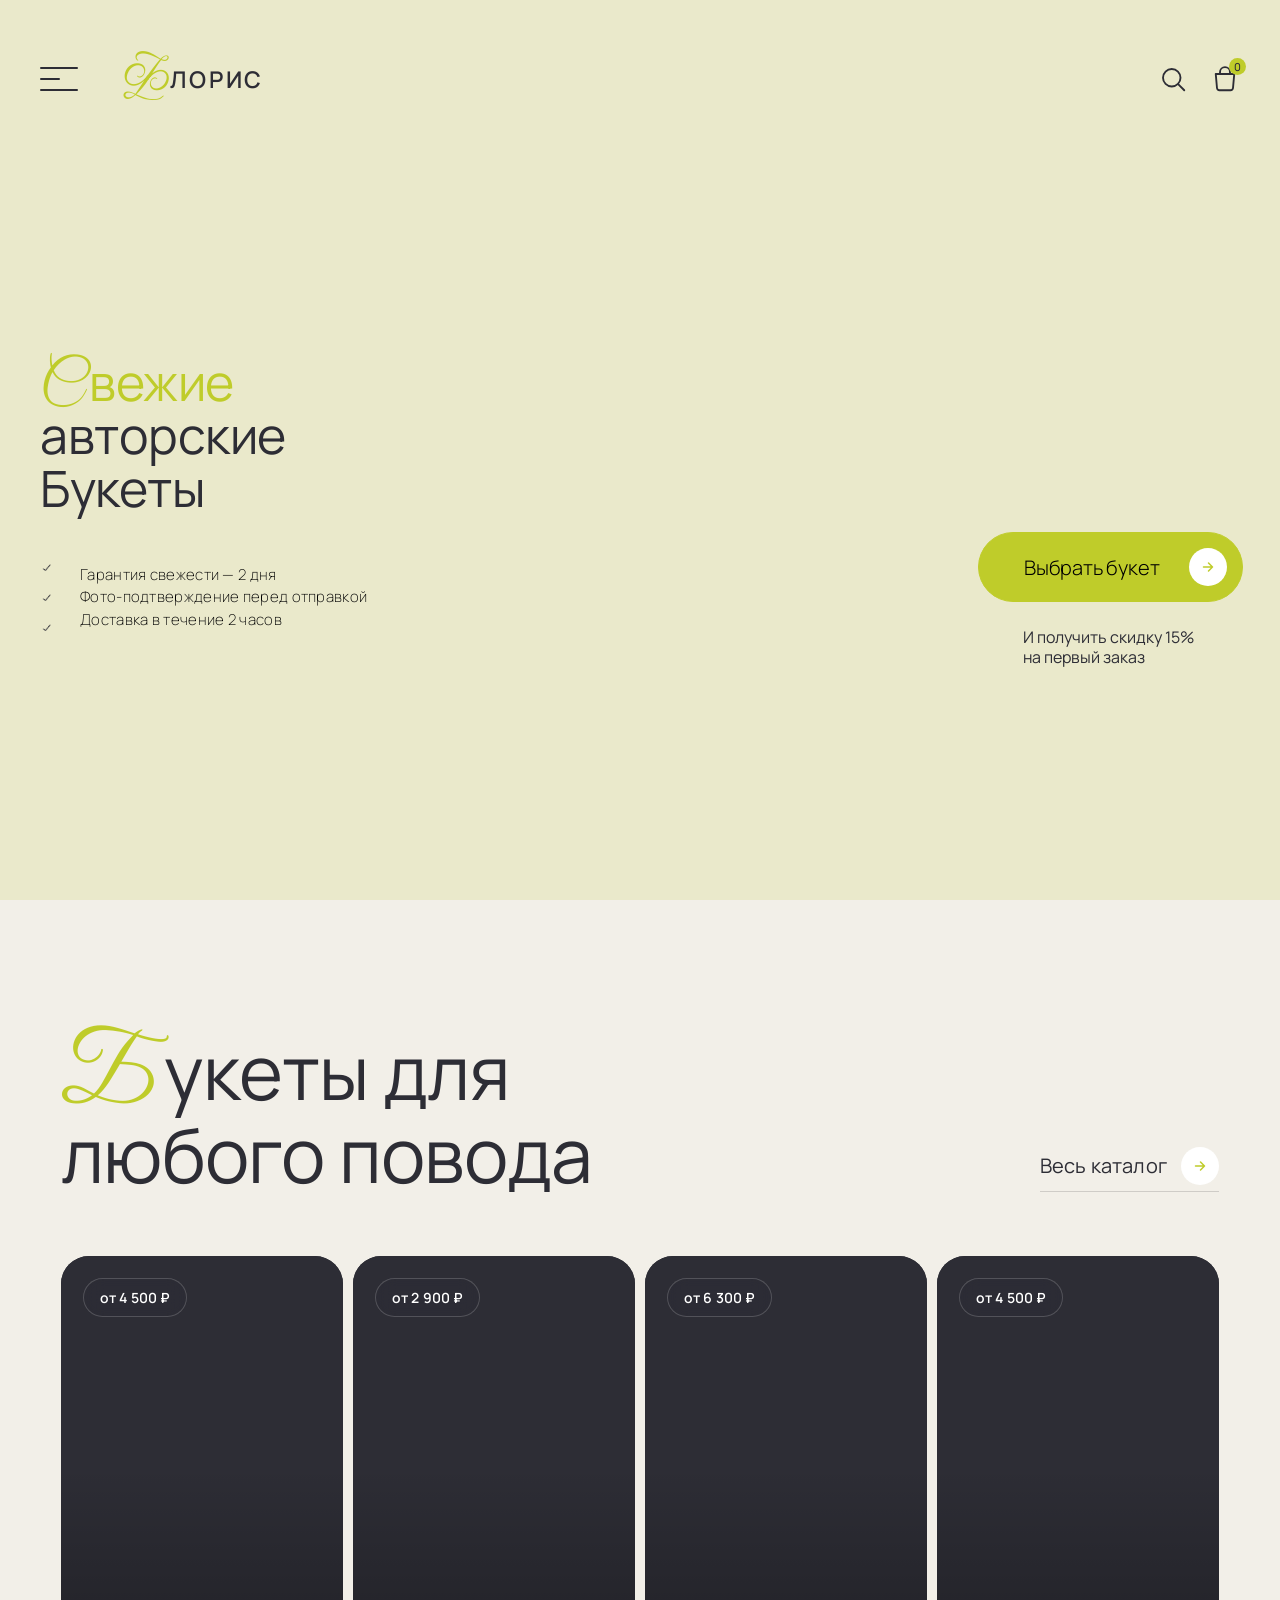
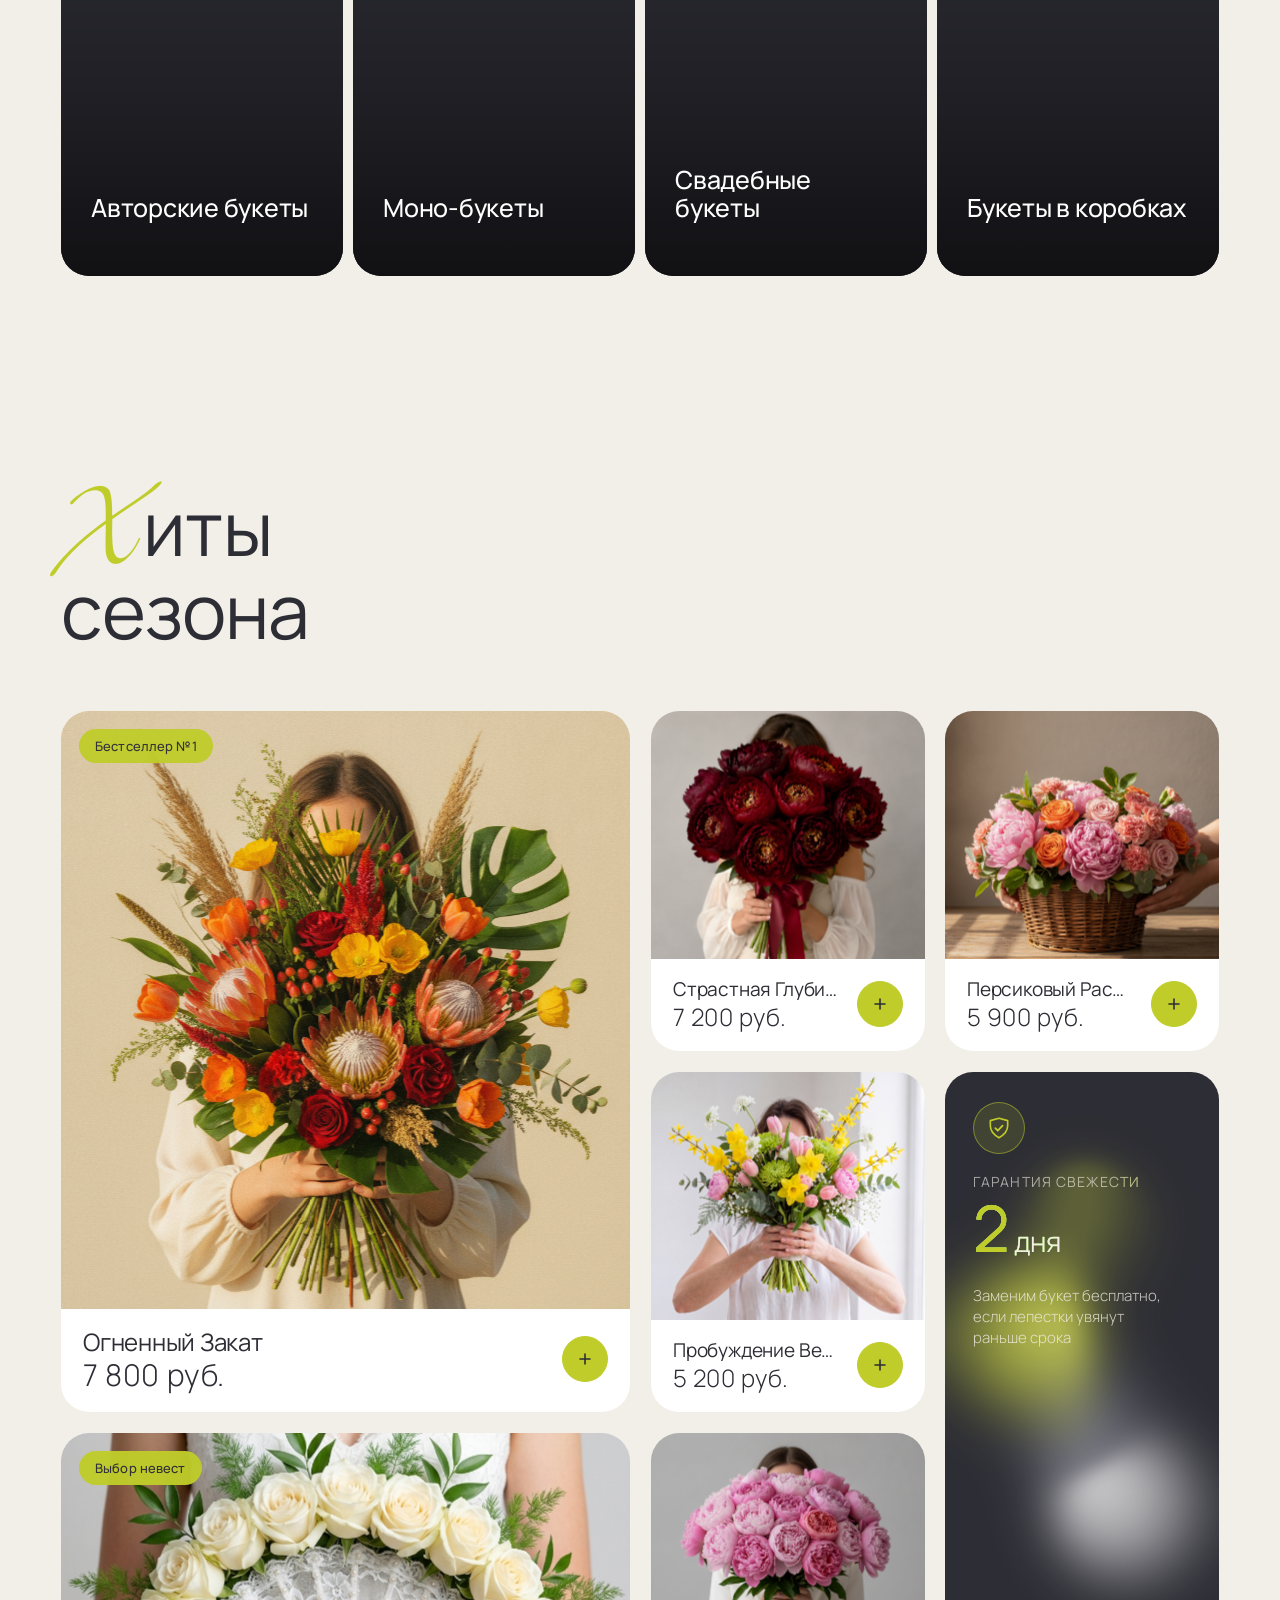
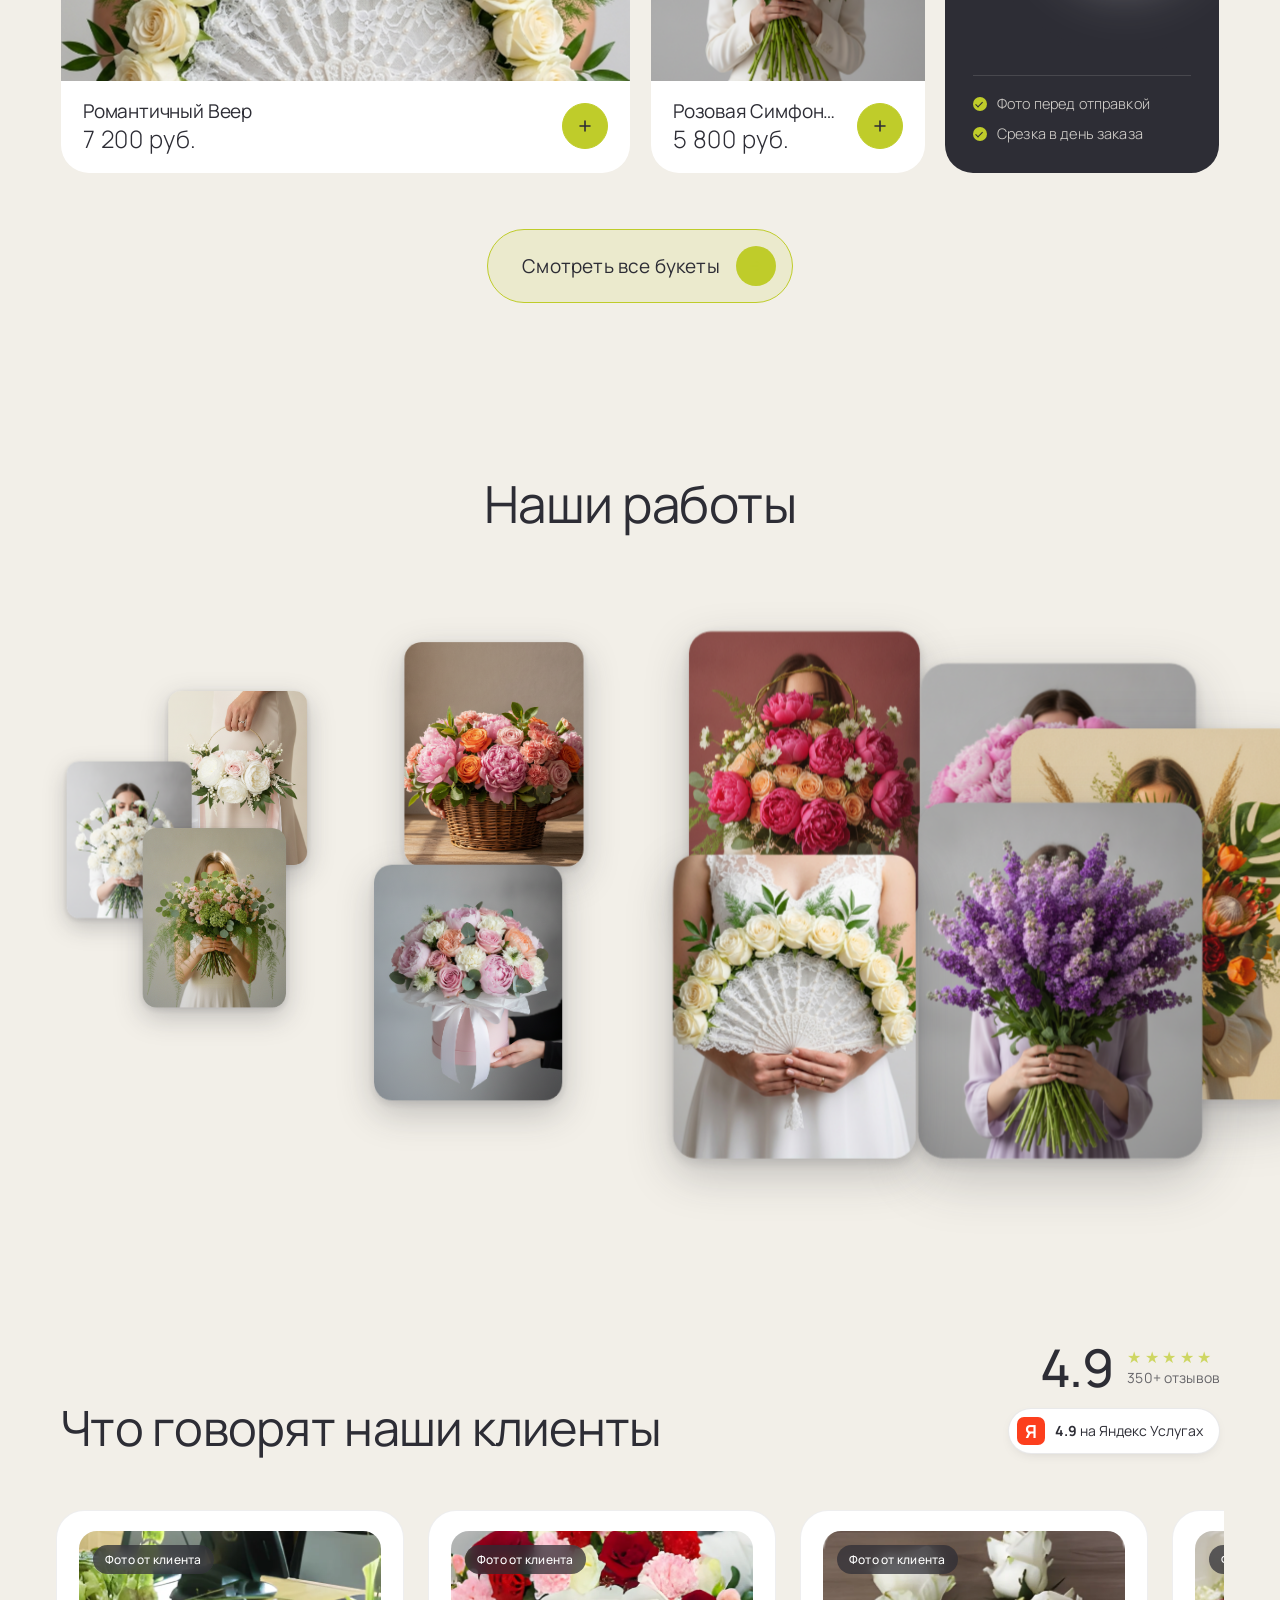
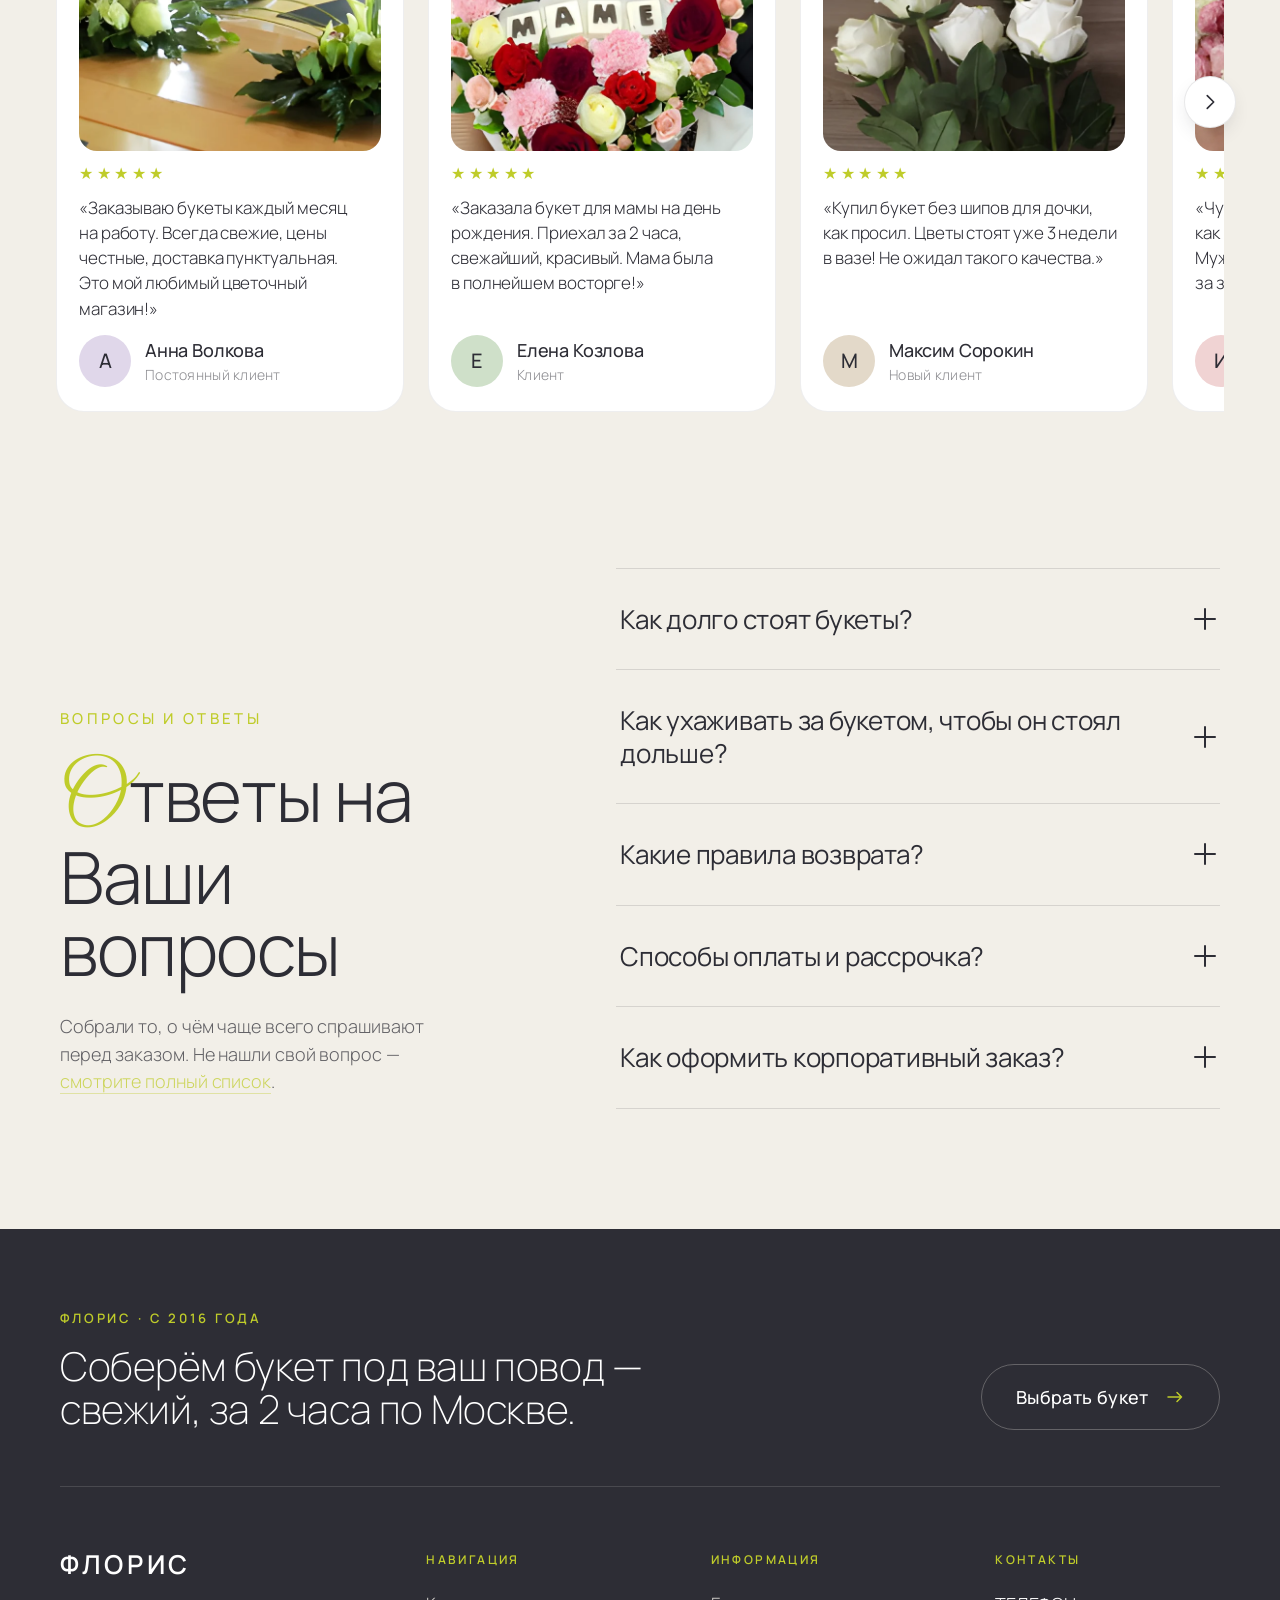
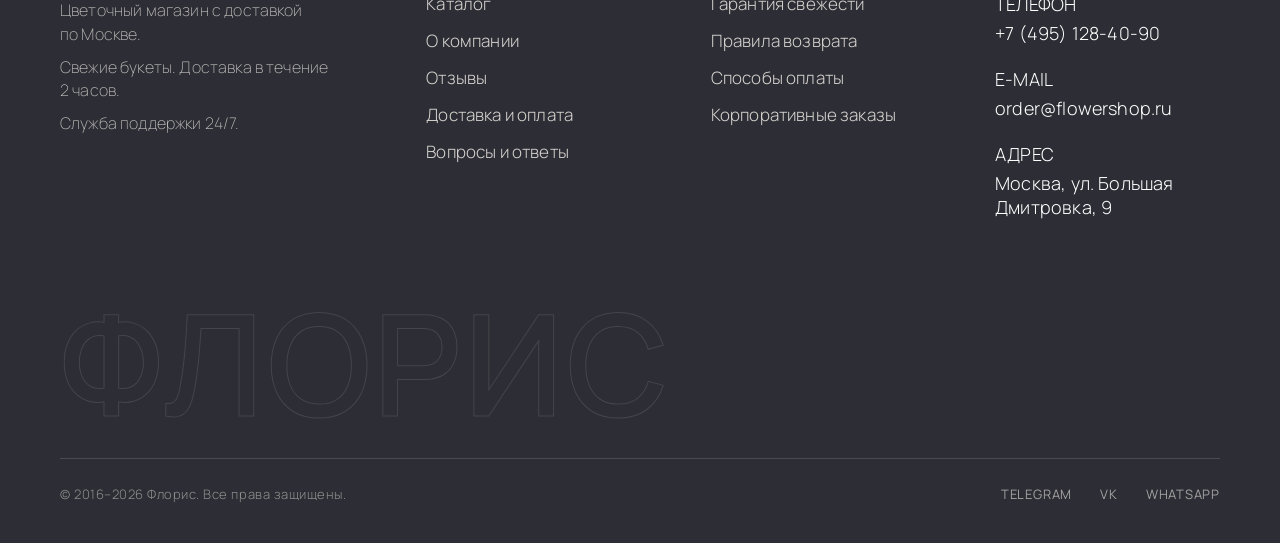
<file: index.html>
<!DOCTYPE html>
<html lang="ru">
<head>
<meta charset="UTF-8">
<meta name="viewport" content="width=device-width, initial-scale=1.0">
<title>Флорис — цветочный магазин</title>
<link rel="stylesheet" href="styles.css?v=5">
</head>
<body>

<div id="site-header-mount"></div>

<section class="page hero">

  <div class="hero-photo">
    <video class="hero-anim-video" autoplay muted loop playsinline>
      <source src="frames/HERO/hero.mp4" type="video/mp4">
    </video>
  </div>

  <div class="hero-copy">
    <p class="hero-title hero-reveal" style="--reveal-delay:.1s"><span class="hero-word hero-word--green"><span class="cap">С</span>вежие</span> <span class="hero-word">авторские</span> <span class="hero-word">Букеты</span></p>
    <div class="hero-checklist hero-reveal" style="--reveal-delay:.28s">
      <img class="hero-checklist-icons" src="icons/check.png" alt="">
      <div class="hero-checklist-text">
        <p>Гарантия свежести — 2 дня</p>
        <p>Фото-подтверждение перед отправкой</p>
        <p>Доставка в&nbsp;течение 2 часов</p>
      </div>
    </div>
  </div>

  <div class="hero-cta">
    <a class="hero-cta-btn hero-reveal" href="категории.html" style="--reveal-delay:.42s">
      <span>Выбрать букет</span>
      <span class="ico-arrow"><svg viewBox="0 0 16 16" width="16" height="16" fill="none"><path d="M3.5 8H12.5M12.5 8L8.5 4M12.5 8L8.5 12" stroke="#BFCC2A" stroke-width="1.5" stroke-linecap="round" stroke-linejoin="round"/></svg></span>
    </a>
    <p class="hero-cta-note hero-reveal" style="--reveal-delay:.54s">И&nbsp;получить скидку 15% на&nbsp;первый заказ</p>
  </div>
</section>

<script>
/* HERO: только послойное появление копии при загрузке (fade + translateY, stagger).
   Видео — в своём объёме, без параллакса/масштаба. Отключается при prefers-reduced-motion. */
(function(){
  var hero = document.querySelector('.hero');
  if (!hero) return;
  var reduced = window.matchMedia('(prefers-reduced-motion: reduce)').matches;

  // 1) Появление по слоям — по загрузке. При reduced-motion CSS сам показывает всё.
  if (reduced) { hero.classList.add('is-loaded'); return; }
  requestAnimationFrame(function(){
    requestAnimationFrame(function(){ hero.classList.add('is-loaded'); });
  });

  // Параллакс убран: видео остаётся в своём оригинальном объёме, без сдвига/масштаба.
})();
</script>


<div id="catalog-mount"></div>

<!-- ХИТЫ ПРОДАЖ — bento-витрина популярных букетов (namespace .hits-*) -->
<section class="page hits" id="хиты-продаж" aria-labelledby="hits-title">
  <div class="hits-head">
    <h2 class="hits-title" id="hits-title"><span class="cap">Х</span>иты<br>сезона</h2>
  </div>

  <div class="hits-grid">

    <!-- Акцентная крупная карточка (feature, span 2×2) -->
    <a class="hits-card hits-card--feature reveal" href="товар.html" style="--hits-i:0">
      <div class="hits-card-media">
        <img class="hits-card-img" src="frames/авторский букет 1.png" alt="Огненный Закат" loading="lazy">
        <span class="hits-tag">Бестселлер №1</span>
      </div>
      <div class="hits-card-body">
        <div class="hits-card-info">
          <p class="hits-card-name">Огненный Закат</p>
          <p class="hits-card-price">7 800 руб.</p>
        </div>
        <button type="button" class="hits-add postcard-btn" aria-label="Добавить «Огненный Закат» в корзину">
          <span class="hits-add-plus"><svg viewBox="0 0 16 16" width="16" height="16" fill="none"><path d="M8 3v10M3 8h10" stroke="currentColor" stroke-width="1.6" stroke-linecap="round"/></svg></span>
          <span class="hits-add-label">в&nbsp;корзину</span>
        </button>
      </div>
    </a>

    <a class="hits-card reveal" href="товар.html" style="--hits-i:1">
      <div class="hits-card-media">
        <img class="hits-card-img hits-img-passion" src="frames/моно-букет 2.png" alt="Страстная Глубина" loading="lazy">
      </div>
      <div class="hits-card-body">
        <div class="hits-card-info">
          <p class="hits-card-name">Страстная Глубина</p>
          <p class="hits-card-price">7 200 руб.</p>
        </div>
        <button type="button" class="hits-add postcard-btn" aria-label="Добавить «Страстная Глубина» в корзину">
          <span class="hits-add-plus"><svg viewBox="0 0 16 16" width="16" height="16" fill="none"><path d="M8 3v10M3 8h10" stroke="currentColor" stroke-width="1.6" stroke-linecap="round"/></svg></span>
          <span class="hits-add-label">в&nbsp;корзину</span>
        </button>
      </div>
    </a>

    <a class="hits-card reveal" href="товар.html" style="--hits-i:2">
      <div class="hits-card-media">
        <img class="hits-card-img hits-img-peach" src="frames/букет в корзине 2.png" alt="Персиковый Рассвет" loading="lazy">
      </div>
      <div class="hits-card-body">
        <div class="hits-card-info">
          <p class="hits-card-name">Персиковый Рассвет</p>
          <p class="hits-card-price">5 900 руб.</p>
        </div>
        <button type="button" class="hits-add postcard-btn" aria-label="Добавить «Персиковый Рассвет» в корзину">
          <span class="hits-add-plus"><svg viewBox="0 0 16 16" width="16" height="16" fill="none"><path d="M8 3v10M3 8h10" stroke="currentColor" stroke-width="1.6" stroke-linecap="round"/></svg></span>
          <span class="hits-add-label">в&nbsp;корзину</span>
        </button>
      </div>
    </a>

    <a class="hits-card reveal" href="товар.html" style="--hits-i:3">
      <div class="hits-card-media">
        <img class="hits-card-img hits-img-awakening" src="frames/авторский букет 4.jpg" alt="Пробуждение Весны" loading="lazy">
      </div>
      <div class="hits-card-body">
        <div class="hits-card-info">
          <p class="hits-card-name">Пробуждение Весны</p>
          <p class="hits-card-price">5 200 руб.</p>
        </div>
        <button type="button" class="hits-add postcard-btn" aria-label="Добавить «Пробуждение Весны» в корзину">
          <span class="hits-add-plus"><svg viewBox="0 0 16 16" width="16" height="16" fill="none"><path d="M8 3v10M3 8h10" stroke="currentColor" stroke-width="1.6" stroke-linecap="round"/></svg></span>
          <span class="hits-add-label">в&nbsp;корзину</span>
        </button>
      </div>
    </a>

    <!-- ПЛАШКА ГАРАНТИИ СВЕЖЕСТИ — trust-элемент (c4 / r2-3, высокая) -->
    <div class="hits-card hits-guarantee reveal" role="note" aria-label="Гарантия свежести — 2 дня" style="--hits-i:4">
      <canvas class="hits-guarantee-fx" id="guaranteeFx" aria-hidden="true"></canvas>
      <span class="hits-guarantee-icon" aria-hidden="true">
        <svg viewBox="0 0 24 24" width="26" height="26" fill="none">
          <path d="M12 21c5-2.8 8-6.4 8-11V5.2L12 3 4 5.2V10c0 4.6 3 8.2 8 11z" stroke="currentColor" stroke-width="1.5" stroke-linejoin="round"/>
          <path d="M8.6 12.2l2.3 2.3 4.4-4.6" stroke="currentColor" stroke-width="1.7" stroke-linecap="round" stroke-linejoin="round"/>
        </svg>
      </span>
      <div class="hits-guarantee-body">
        <p class="hits-guarantee-kicker shiny-pill">
          <span class="shiny-pill-base">Гарантия свежести</span>
          <span class="shiny-pill-shine" aria-hidden="true">Гарантия свежести</span>
        </p>
        <p class="hits-guarantee-num" id="guaranteeNum">2<span class="hits-guarantee-unit">&nbsp;дня</span></p>
        <p class="hits-guarantee-note">Заменим букет бесплатно, если&nbsp;лепестки увянут раньше срока</p>
      </div>
      <ul class="hits-guarantee-list">
        <li>Фото перед отправкой</li>
        <li>Срезка в&nbsp;день заказа</li>
      </ul>
    </div>

    <!-- Романтичный Веер — крупная карточка (span 2 колонки, выше) c1-2 / r3 -->
    <a class="hits-card hits-card--wide hits-card--fan reveal" href="товар.html" style="--hits-i:5">
      <div class="hits-card-media">
        <img class="hits-card-img" src="frames/свадебный букет 1.png" alt="Романтичный Веер" loading="lazy">
        <span class="hits-tag">Выбор невест</span>
      </div>
      <div class="hits-card-body">
        <div class="hits-card-info">
          <p class="hits-card-name">Романтичный Веер</p>
          <p class="hits-card-price">7 200 руб.</p>
        </div>
        <button type="button" class="hits-add postcard-btn" aria-label="Добавить «Романтичный Веер» в корзину">
          <span class="hits-add-plus"><svg viewBox="0 0 16 16" width="16" height="16" fill="none"><path d="M8 3v10M3 8h10" stroke="currentColor" stroke-width="1.6" stroke-linecap="round"/></svg></span>
          <span class="hits-add-label">в&nbsp;корзину</span>
        </button>
      </div>
    </a>

    <a class="hits-card reveal" href="товар.html" style="--hits-i:6">
      <div class="hits-card-media">
        <img class="hits-card-img hits-img-symphony" src="frames/моно-букет 4.png" alt="Розовая Симфония" loading="lazy">
      </div>
      <div class="hits-card-body">
        <div class="hits-card-info">
          <p class="hits-card-name">Розовая Симфония</p>
          <p class="hits-card-price">5 800 руб.</p>
        </div>
        <button type="button" class="hits-add postcard-btn" aria-label="Добавить «Розовая Симфония» в корзину">
          <span class="hits-add-plus"><svg viewBox="0 0 16 16" width="16" height="16" fill="none"><path d="M8 3v10M3 8h10" stroke="currentColor" stroke-width="1.6" stroke-linecap="round"/></svg></span>
          <span class="hits-add-label">в&nbsp;корзину</span>
        </button>
      </div>
    </a>

  </div>

  <div class="hits-foot">
    <a class="hits-all" href="категории.html">
      <span>Смотреть все букеты</span>
      <span class="ico-arrow"><svg viewBox="0 0 16 16" width="16" height="16" fill="none"><path d="M3.5 8H12.5M12.5 8L8.5 4M12.5 8L8.5 12" stroke="#BFCC2A" stroke-width="1.5" stroke-linecap="round" stroke-linejoin="round"/></svg></span>
    </a>
  </div>
</section>

<!-- ============ ГЛАВНАЯ: ОРБИТА ФОТО (Spin Image — портирован с Originkit на vanilla JS) ============ -->
<section class="page spin" id="spin" aria-label="Галерея букетов">
  <div class="spin-head" data-reveal>
    <h2 class="spin-title">Наши работы</h2>
  </div>
  <div class="spin-stage" id="spin-stage" aria-hidden="true">
    <div class="spin-orbit" id="spin-orbit">
      <span class="spin-img" style="background-image:url('frames/авторский букет 1.png')"></span>
      <span class="spin-img" style="background-image:url('frames/моно-букет 1.png')"></span>
      <span class="spin-img" style="background-image:url('frames/свадебный букет 1.png')"></span>
      <span class="spin-img" style="background-image:url('frames/букет в корзине 1.png')"></span>
      <span class="spin-img" style="background-image:url('frames/авторский букет 3.png')"></span>
      <span class="spin-img" style="background-image:url('frames/моно-букет 3.png')"></span>
      <span class="spin-img" style="background-image:url('frames/свадебный букет 2.png')"></span>
      <span class="spin-img" style="background-image:url('frames/букет в корзине 2.png')"></span>
      <span class="spin-img" style="background-image:url('frames/авторский букет 2.png')"></span>
      <span class="spin-img" style="background-image:url('frames/моно-букет 4.png')"></span>
    </div>
  </div>
</section>

<!-- ============ ГЛАВНАЯ: ОТЗЫВЫ (витринный блок) ============ -->
<section class="page home-reviews" id="home-reviews">
  <div class="home-reviews-inner">

    <header class="home-reviews-head" data-reveal>
      <div class="home-reviews-head-left">
        <h2 class="home-reviews-title">Что&nbsp;говорят наши клиенты</h2>
      </div>
      <div class="home-reviews-head-right">
        <div class="home-reviews-score">
          <span class="home-reviews-score-num">4.9</span>
          <span class="home-reviews-score-meta"><span class="home-reviews-stars">★★★★★</span>350+ отзывов</span>
        </div>
        <a class="home-reviews-yandex" href="#" aria-label="4.9 на Яндекс Услугах">
          <span class="ya-logo" aria-hidden="true">Я</span>
          <span class="ya-text"><strong>4.9</strong> на&nbsp;Яндекс&nbsp;Услугах</span>
        </a>
      </div>
    </header>

    <div class="home-reviews-carousel" data-reveal>
      <button class="hr-nav hr-prev" type="button" aria-label="Предыдущие отзывы"><svg viewBox="0 0 24 24" width="22" height="22" fill="none"><path d="M15 5l-7 7 7 7" stroke="currentColor" stroke-width="1.8" stroke-linecap="round" stroke-linejoin="round"/></svg></button>
      <div class="home-reviews-track" id="reviews-track">
        <article class="hr-card">
          <div class="hr-card-photo"><img src="frames/отзывы 5.webp" alt="Букет от клиента Анны Волковой" loading="lazy" style="object-position:center 85%"><span class="hr-card-tag">Фото от&nbsp;клиента</span></div>
          <span class="home-reviews-stars">★★★★★</span>
          <p class="hr-card-quote">Заказываю букеты каждый месяц на&nbsp;работу. Всегда свежие, цены честные, доставка пунктуальная. Это&nbsp;мой любимый цветочный магазин!</p>
          <div class="home-reviews-author"><span class="home-reviews-avatar av-3">А</span><span class="home-reviews-author-info"><span class="home-reviews-author-name">Анна Волкова</span><span class="home-reviews-author-role">Постоянный клиент</span></span></div>
        </article>
        <article class="hr-card">
          <div class="hr-card-photo"><img src="frames/отзывы 3.webp" alt="Букет от клиента Елены Козловой" loading="lazy" style="object-position:center 40%"><span class="hr-card-tag">Фото от&nbsp;клиента</span></div>
          <span class="home-reviews-stars">★★★★★</span>
          <p class="hr-card-quote">Заказала букет для&nbsp;мамы на&nbsp;день рождения. Приехал за&nbsp;2&nbsp;часа, свежайший, красивый. Мама была в&nbsp;полнейшем восторге!</p>
          <div class="home-reviews-author"><span class="home-reviews-avatar av-1">Е</span><span class="home-reviews-author-info"><span class="home-reviews-author-name">Елена Козлова</span><span class="home-reviews-author-role">Клиент</span></span></div>
        </article>
        <article class="hr-card">
          <div class="hr-card-photo"><img src="frames/отзывы 2.webp" alt="Букет от клиента Максима Сорокина" loading="lazy" style="object-position:center 5%"><span class="hr-card-tag">Фото от&nbsp;клиента</span></div>
          <span class="home-reviews-stars">★★★★★</span>
          <p class="hr-card-quote">Купил букет без&nbsp;шипов для&nbsp;дочки, как&nbsp;просил. Цветы стоят уже 3&nbsp;недели в&nbsp;вазе! Не&nbsp;ожидал такого качества.</p>
          <div class="home-reviews-author"><span class="home-reviews-avatar av-2">М</span><span class="home-reviews-author-info"><span class="home-reviews-author-name">Максим Сорокин</span><span class="home-reviews-author-role">Новый клиент</span></span></div>
        </article>
        <article class="hr-card">
          <div class="hr-card-photo"><img src="frames/отзывы 4.webp" alt="Букет от клиента Ирины Мироновой" loading="lazy" style="object-position:center 35%"><span class="hr-card-tag">Фото от&nbsp;клиента</span></div>
          <span class="home-reviews-stars">★★★★★</span>
          <p class="hr-card-quote">Чудесный магазин! Цветы, как&nbsp;на&nbsp;фото. Доставили с&nbsp;открыткой. Мужа растрогали до&nbsp;слёз. Спасибо за&nbsp;заботу к&nbsp;деталям!</p>
          <div class="home-reviews-author"><span class="home-reviews-avatar av-4">И</span><span class="home-reviews-author-info"><span class="home-reviews-author-name">Ирина Миронова</span><span class="home-reviews-author-role">Клиент</span></span></div>
        </article>
        <article class="hr-card">
          <div class="hr-card-photo"><img src="frames/отзывы 1.webp" alt="Букет от клиента Олега Петрова" loading="lazy" style="object-position:center 20%"><span class="hr-card-tag">Фото от&nbsp;клиента</span></div>
          <span class="home-reviews-stars">★★★★★</span>
          <p class="hr-card-quote">Позвонил с&nbsp;вопросом — флорист подробно объяснил, какие цветы в&nbsp;сезоне и&nbsp;что&nbsp;дольше стоит. Порекомендовал друзьям!</p>
          <div class="home-reviews-author"><span class="home-reviews-avatar av-5">О</span><span class="home-reviews-author-info"><span class="home-reviews-author-name">Олег Петров</span><span class="home-reviews-author-role">Клиент</span></span></div>
        </article>
      </div>
      <button class="hr-nav hr-next" type="button" aria-label="Следующие отзывы"><svg viewBox="0 0 24 24" width="22" height="22" fill="none"><path d="M9 5l7 7-7 7" stroke="currentColor" stroke-width="1.8" stroke-linecap="round" stroke-linejoin="round"/></svg></button>
    </div>
  </div>
</section>

<!-- ============ ГЛАВНАЯ: FAQ (единый компонент, инжектится из components.js) ============ -->
<div id="faq-mount"></div>

<script>
(function(){
  /* reveal-on-scroll для витринного блока отзывов
     (FAQ-аккордеон вынесен в components.js → initFAQ) */
  var reduce = window.matchMedia && window.matchMedia('(prefers-reduced-motion: reduce)').matches;
  var revealEls = document.querySelectorAll('.home-reviews [data-reveal]');
  if (reduce || !('IntersectionObserver' in window)) {
    revealEls.forEach(function(el){ el.classList.add('is-in'); });
  } else {
    var io = new IntersectionObserver(function(entries){
      entries.forEach(function(en){
        if (en.isIntersecting){ en.target.classList.add('is-in'); io.unobserve(en.target); }
      });
    }, { threshold: 0.18, rootMargin: '0px 0px -8% 0px' });
    revealEls.forEach(function(el){ io.observe(el); });
  }
})();
</script>

<div id="site-footer-mount"></div>
<script src="components.js"></script>

<script>
(function(){
  var badge = document.querySelector('.topbar-badge');
  var cartCount = window.florisCart ? window.florisCart.get() : (parseInt(badge ? badge.textContent : '0', 10) || 0);

  function setBadge(n){
    cartCount = Math.max(0, n);
    if (window.florisCart) { window.florisCart.set(cartCount); }
    else if (badge) { badge.textContent = String(cartCount); }
  }

  function parsePrice(text){
    return parseInt(text.replace(/[^\d]/g, ''), 10) || 0;
  }
  function formatPrice(num){
    return num.toString().replace(/\B(?=(\d{3})+(?!\d))/g, ' ') + ' руб.';
  }

  // --- счётчики в карточках каталога: "+"/"-" сразу меняют корзину ---
  document.querySelectorAll('.listing-stepper').forEach(function(stepper){
    var buttons = stepper.querySelectorAll('button');
    var count = stepper.querySelector('span');
    if (buttons.length < 2 || !count) return;
    buttons[0].addEventListener('click', function(){
      var v = parseInt(count.textContent, 10) || 0;
      if (v > 0) {
        count.textContent = String(v - 1);
        setBadge(cartCount - 1);
      }
    });
    buttons[1].addEventListener('click', function(){
      var v = parseInt(count.textContent, 10) || 0;
      count.textContent = String(v + 1);
      setBadge(cartCount + 1);
    });
  });

  // --- счётчик в карточке товара: локальный, влияет на «Добавить в корзину» ---
  document.querySelectorAll('.product-qty').forEach(function(stepper){
    var buttons = stepper.querySelectorAll('button');
    var count = stepper.querySelector('span');
    if (buttons.length < 2 || !count) return;
    buttons[0].addEventListener('click', function(){
      var v = parseInt(count.textContent, 10) || 0;
      count.textContent = String(Math.max(0, v - 1));
    });
    buttons[1].addEventListener('click', function(){
      var v = parseInt(count.textContent, 10) || 0;
      count.textContent = String(v + 1);
    });
  });

  // --- счётчики количества в корзине: пересчитывают сумму строки и итог ---
  function recalcCartSummary(){
    var rows = document.querySelectorAll('.cart-row');
    var totalSum = 0, totalQty = 0;
    rows.forEach(function(row){
      var unit = parsePrice(row.querySelector('.cart-row-price').textContent);
      var qty = parseInt(row.querySelector('.cart-row-qty span').textContent, 10) || 0;
      var lineTotal = unit * qty;
      row.querySelector('.cart-row-total').textContent = formatPrice(lineTotal);
      totalSum += lineTotal;
      totalQty += qty;
    });
    var summaryRow = document.querySelector('.cart-summary-row .value');
    var summaryLabel = document.querySelector('.cart-summary-row span:first-child');
    var summaryTotal = document.querySelector('.cart-summary-total .price');
    if (summaryLabel) summaryLabel.textContent = 'Товары (' + totalQty + ')';
    if (summaryRow) summaryRow.textContent = formatPrice(totalSum);
    if (summaryTotal) summaryTotal.textContent = formatPrice(totalSum);
  }

  document.querySelectorAll('.cart-row-qty').forEach(function(stepper){
    var buttons = stepper.querySelectorAll('button');
    var count = stepper.querySelector('span');
    if (buttons.length < 2 || !count) return;
    buttons[0].addEventListener('click', function(){
      var v = parseInt(count.textContent, 10) || 1;
      count.textContent = String(Math.max(1, v - 1));
      recalcCartSummary();
    });
    buttons[1].addEventListener('click', function(){
      var v = parseInt(count.textContent, 10) || 1;
      count.textContent = String(v + 1);
      recalcCartSummary();
    });
  });

  document.querySelectorAll('.cart-row-remove').forEach(function(btn){
    btn.addEventListener('click', function(){
      var row = btn.closest('.cart-row');
      if (row) row.remove();
      recalcCartSummary();
    });
  });

  // --- «в корзину» / «Добавить в корзину»: увеличивают счётчик в хедере ---
  document.querySelectorAll('.postcard-btn').forEach(function(btn){
    btn.style.cursor = 'pointer';
    btn.addEventListener('click', function(){
      if (window.florisCart && window.florisExtractProduct) {
        window.florisCart.addItem(window.florisExtractProduct(btn));
      } else {
        setBadge(cartCount + 1);
      }
    });
  });

  var addBtn = document.querySelector('.product-add-btn');
  if (addBtn) {
    addBtn.addEventListener('click', function(){
      var qtyEl = document.querySelector('.product-qty span');
      var qty = qtyEl ? (parseInt(qtyEl.textContent, 10) || 1) : 1;
      setBadge(cartCount + qty);
    });
  }
})();
</script>

<script>
(function(){
  // --- превью-карточки каталога: видео проигрывается при наведении ---
  document.querySelectorAll('.home-cat-card-photo-wrap').forEach(function(wrap){
    var video = wrap.querySelector('.home-cat-card-video');
    if (!video) return;
    wrap.addEventListener('mouseenter', function(){
      video.currentTime = 0;
      video.play();
    });
    wrap.addEventListener('mouseleave', function(){
      video.pause();
      video.currentTime = 0;
    });
  });

  // --- reveal-on-scroll для доп. секций главной ---
  var reduceMotion = window.matchMedia && window.matchMedia('(prefers-reduced-motion: reduce)').matches;
  var revealEls = document.querySelectorAll('.reveal');

  if (reduceMotion || !('IntersectionObserver' in window)) {
    revealEls.forEach(function(el){ el.classList.add('is-visible'); });
    return;
  }

  var observer = new IntersectionObserver(function(entries){
    entries.forEach(function(entry){
      if (entry.isIntersecting) {
        entry.target.classList.add('is-visible');
        observer.unobserve(entry.target);
      }
    });
  }, { threshold: 0.15, rootMargin: '0px 0px -60px 0px' });

  revealEls.forEach(function(el){ observer.observe(el); });
})();
</script>

<script>
/* ХИТЫ ПРОДАЖ: кнопка «в корзину» внутри ссылки-карточки.
   Гасим переход по ссылке-карточке и всплытие; счётчик увеличивает общий
   badge-обработчик (навешан на .postcard-btn выше). Здесь — только preventDefault. */
(function(){
  document.querySelectorAll('.hits-add').forEach(function(btn){
    btn.addEventListener('click', function(e){
      e.preventDefault();
      e.stopPropagation();
    });
  });
})();
</script>

<script>
/* Плашка «Гарантия свежести»: WebGL2-порт Ink Flow Field (Originkit) —
   чернильное поле стекается за курсором и живёт собственным блужданием
   (полный fluid-solver: advection/curl/vorticity/pressure/gradient),
   без React/JSX. Фон и виньетка исходного компонента не портированы —
   здесь это прозрачный слой поверх уже готового зелёного фона карточки. */
(function(){
  var canvas = document.getElementById('guaranteeFx');
  var host = canvas ? canvas.closest('.hits-guarantee') : null;
  if (!canvas || !host) return;

  if (window.matchMedia && window.matchMedia('(prefers-reduced-motion: reduce)').matches) return;

  var SIM_RES = 128;
  var DYE_RES = 512;
  var PRESSURE_ITERATIONS = 20;
  var PRESSURE_DECAY = 0.8;
  var VELOCITY_DISSIPATION = 0.2;
  var CURL_AT_50 = 30;
  var INJECT_RATE = 4.5;
  var SEEDS = [
    [0.28, 0.62, 140, 60],
    [0.66, 0.38, -120, 90],
    [0.5, 0.5, 40, -140]
  ];
  var DPR_CAP = 1.5;
  var MAX_COLORS = 5;
  var GL_RGBA16F = 0x881a;
  var GL_HALF_FLOAT = 0x140b;
  var GL_HALF_FLOAT_OES = 0x8d61;

  // пресет карточки «Гарантия свежести»
  var PALETTE = ['#BFCC2A', '#EBE8E8', '#2D2D35', '#BFCC2A'];
  var SPEED = 99, DISSIPATION = 52, SWIRL = 0, DRIFT = 100;
  var CURSOR_REACH = 46, CURSOR_FORCE = 85; // сильнее и крупнее по просьбе
  var DISPLAY_GAIN = 1.7; // ярче/насыщеннее итоговый чернильный след

  var VERT = [
    'precision highp float;',
    'attribute vec2 aPos;',
    'uniform vec2 uTexel;',
    'varying vec2 vUv;',
    'varying vec2 vL;',
    'varying vec2 vR;',
    'varying vec2 vT;',
    'varying vec2 vB;',
    'void main() {',
    '    vUv = aPos * 0.5 + 0.5;',
    '    vL = vUv - vec2(uTexel.x, 0.0);',
    '    vR = vUv + vec2(uTexel.x, 0.0);',
    '    vT = vUv + vec2(0.0, uTexel.y);',
    '    vB = vUv - vec2(0.0, uTexel.y);',
    '    gl_Position = vec4(aPos, 0.0, 1.0);',
    '}'
  ].join('\n');

  var FRAG_ADVECT = [
    'precision highp float;',
    'uniform sampler2D uVel;',
    'uniform sampler2D uSrc;',
    'uniform vec2 uTexel;',
    'uniform vec2 uTexelSrc;',
    'uniform float uDt;',
    'uniform float uDiss;',
    'varying vec2 vUv;',
    '#ifdef MANUAL_FILTERING',
    'vec4 bilerp(sampler2D s, vec2 uv, vec2 tsize) {',
    '    vec2 st = uv / tsize - 0.5;',
    '    vec2 iuv = floor(st);',
    '    vec2 fuv = fract(st);',
    '    vec4 a = texture2D(s, (iuv + vec2(0.5, 0.5)) * tsize);',
    '    vec4 b = texture2D(s, (iuv + vec2(1.5, 0.5)) * tsize);',
    '    vec4 c = texture2D(s, (iuv + vec2(0.5, 1.5)) * tsize);',
    '    vec4 d = texture2D(s, (iuv + vec2(1.5, 1.5)) * tsize);',
    '    return mix(mix(a, b, fuv.x), mix(c, d, fuv.x), fuv.y);',
    '}',
    '#endif',
    'void main() {',
    '    vec2 coord = vUv - uDt * texture2D(uVel, vUv).xy * uTexel;',
    '    vec2 halfTexel = uTexelSrc * 0.5;',
    '    coord = clamp(coord, halfTexel, 1.0 - halfTexel);',
    '#ifdef MANUAL_FILTERING',
    '    vec4 src = bilerp(uSrc, coord, uTexelSrc);',
    '#else',
    '    vec4 src = texture2D(uSrc, coord);',
    '#endif',
    '    gl_FragColor = src / (1.0 + uDiss * uDt);',
    '}'
  ].join('\n');

  var FRAG_DIVERGENCE = [
    'precision highp float;',
    'uniform sampler2D uVel;',
    'varying vec2 vUv;',
    'varying vec2 vL;',
    'varying vec2 vR;',
    'varying vec2 vT;',
    'varying vec2 vB;',
    'void main() {',
    '    float l = texture2D(uVel, vL).x;',
    '    float r = texture2D(uVel, vR).x;',
    '    float t = texture2D(uVel, vT).y;',
    '    float b = texture2D(uVel, vB).y;',
    '    vec2 c = texture2D(uVel, vUv).xy;',
    '    if (vL.x < 0.0) l = -c.x;',
    '    if (vR.x > 1.0) r = -c.x;',
    '    if (vT.y > 1.0) t = -c.y;',
    '    if (vB.y < 0.0) b = -c.y;',
    '    gl_FragColor = vec4(0.5 * (r - l + t - b), 0.0, 0.0, 1.0);',
    '}'
  ].join('\n');

  var FRAG_CURL = [
    'precision highp float;',
    'uniform sampler2D uVel;',
    'varying vec2 vL;',
    'varying vec2 vR;',
    'varying vec2 vT;',
    'varying vec2 vB;',
    'void main() {',
    '    float l = texture2D(uVel, vL).y;',
    '    float r = texture2D(uVel, vR).y;',
    '    float t = texture2D(uVel, vT).x;',
    '    float b = texture2D(uVel, vB).x;',
    '    gl_FragColor = vec4(0.5 * (r - l - t + b), 0.0, 0.0, 1.0);',
    '}'
  ].join('\n');

  var FRAG_VORTICITY = [
    'precision highp float;',
    'uniform sampler2D uVel;',
    'uniform sampler2D uCurl;',
    'uniform float uCurlAmt;',
    'uniform float uDt;',
    'varying vec2 vUv;',
    'varying vec2 vL;',
    'varying vec2 vR;',
    'varying vec2 vT;',
    'varying vec2 vB;',
    'void main() {',
    '    float l = texture2D(uCurl, vL).x;',
    '    float r = texture2D(uCurl, vR).x;',
    '    float t = texture2D(uCurl, vT).x;',
    '    float b = texture2D(uCurl, vB).x;',
    '    float c = texture2D(uCurl, vUv).x;',
    '    vec2 force = 0.5 * vec2(abs(t) - abs(b), abs(r) - abs(l));',
    '    force /= max(length(force), 1e-4);',
    '    force *= uCurlAmt * c;',
    '    force.y *= -1.0;',
    '    vec2 vel = texture2D(uVel, vUv).xy + force * uDt;',
    '    gl_FragColor = vec4(clamp(vel, -1000.0, 1000.0), 0.0, 1.0);',
    '}'
  ].join('\n');

  var FRAG_PRESSURE = [
    'precision highp float;',
    'uniform sampler2D uPressure;',
    'uniform sampler2D uDivergence;',
    'varying vec2 vUv;',
    'varying vec2 vL;',
    'varying vec2 vR;',
    'varying vec2 vT;',
    'varying vec2 vB;',
    'void main() {',
    '    float l = texture2D(uPressure, vL).x;',
    '    float r = texture2D(uPressure, vR).x;',
    '    float t = texture2D(uPressure, vT).x;',
    '    float b = texture2D(uPressure, vB).x;',
    '    float div = texture2D(uDivergence, vUv).x;',
    '    gl_FragColor = vec4((l + r + t + b - div) * 0.25, 0.0, 0.0, 1.0);',
    '}'
  ].join('\n');

  var FRAG_GRADIENT = [
    'precision highp float;',
    'uniform sampler2D uPressure;',
    'uniform sampler2D uVel;',
    'varying vec2 vUv;',
    'varying vec2 vL;',
    'varying vec2 vR;',
    'varying vec2 vT;',
    'varying vec2 vB;',
    'void main() {',
    '    float l = texture2D(uPressure, vL).x;',
    '    float r = texture2D(uPressure, vR).x;',
    '    float t = texture2D(uPressure, vT).x;',
    '    float b = texture2D(uPressure, vB).x;',
    '    vec2 vel = texture2D(uVel, vUv).xy - vec2(r - l, t - b);',
    '    gl_FragColor = vec4(vel, 0.0, 1.0);',
    '}'
  ].join('\n');

  var FRAG_CLEAR = [
    'precision highp float;',
    'uniform sampler2D uTex;',
    'uniform float uValue;',
    'varying vec2 vUv;',
    'void main() {',
    '    gl_FragColor = uValue * texture2D(uTex, vUv);',
    '}'
  ].join('\n');

  var FRAG_SPLAT = [
    'precision highp float;',
    'uniform sampler2D uTarget;',
    'uniform float uAspect;',
    'uniform vec3 uColor;',
    'uniform vec2 uPoint;',
    'uniform float uRadius;',
    'varying vec2 vUv;',
    'void main() {',
    '    vec2 p = vUv - uPoint;',
    '    p.x *= uAspect;',
    '    vec3 splat = exp(-dot(p, p) / uRadius) * uColor;',
    '    gl_FragColor = vec4(texture2D(uTarget, vUv).xyz + splat, 1.0);',
    '}'
  ].join('\n');

  var FRAG_DISPLAY = [
    'precision highp float;',
    'uniform sampler2D uTex;',
    'uniform float uGain;',
    'varying vec2 vUv;',
    'void main() {',
    '    vec3 c = texture2D(uTex, vUv).rgb * uGain;',
    '    c = c / (1.0 + c * 0.8);',
    '    float a = clamp(max(c.r, max(c.g, c.b)), 0.0, 1.0);',
    '    gl_FragColor = vec4(c, a);',
    '}'
  ].join('\n');

  function parseColor(input){
    if (!input) return [0, 0, 0];
    var s = String(input).trim();
    var fn = s.match(/rgba?\(([^)]+)\)/i);
    if (fn){
      var p = fn[1].split(',').map(function(v){ return parseFloat(v.trim()); });
      return [(p[0] || 0) / 255, (p[1] || 0) / 255, (p[2] || 0) / 255];
    }
    var h = s.replace('#', '');
    if (h.length === 3 || h.length === 4){
      h = h.split('').map(function(c){ return c + c; }).join('');
    }
    h = (h + '000000').slice(0, 6);
    return [
      parseInt(h.slice(0, 2), 16) / 255,
      parseInt(h.slice(2, 4), 16) / 255,
      parseInt(h.slice(4, 6), 16) / 255
    ];
  }

  function compile(gl, type, src){
    var sh = gl.createShader(type);
    if (!sh) return null;
    gl.shaderSource(sh, src);
    gl.compileShader(sh);
    if (!gl.getShaderParameter(sh, gl.COMPILE_STATUS)){
      console.warn('guaranteeFx shader:', gl.getShaderInfoLog(sh));
    }
    return sh;
  }

  function makePass(gl, frag, names, defines){
    var vs = compile(gl, gl.VERTEX_SHADER, VERT);
    var fs = compile(gl, gl.FRAGMENT_SHADER, defines + frag);
    var prog = gl.createProgram();
    if (!vs || !fs || !prog) return null;
    gl.attachShader(prog, vs);
    gl.attachShader(prog, fs);
    gl.bindAttribLocation(prog, 0, 'aPos');
    gl.linkProgram(prog);
    if (!gl.getProgramParameter(prog, gl.LINK_STATUS)){
      console.warn('guaranteeFx link:', gl.getProgramInfoLog(prog));
      return null;
    }
    var u = {};
    for (var i = 0; i < names.length; i++) u[names[i]] = gl.getUniformLocation(prog, names[i]);
    return { prog: prog, u: u };
  }

  function makeTarget(gl, w, h, fmt){
    var tex = gl.createTexture();
    var fbo = gl.createFramebuffer();
    if (!tex || !fbo) return null;
    gl.bindTexture(gl.TEXTURE_2D, tex);
    gl.texParameteri(gl.TEXTURE_2D, gl.TEXTURE_MIN_FILTER, fmt.filter);
    gl.texParameteri(gl.TEXTURE_2D, gl.TEXTURE_MAG_FILTER, fmt.filter);
    gl.texParameteri(gl.TEXTURE_2D, gl.TEXTURE_WRAP_S, gl.CLAMP_TO_EDGE);
    gl.texParameteri(gl.TEXTURE_2D, gl.TEXTURE_WRAP_T, gl.CLAMP_TO_EDGE);
    gl.texImage2D(gl.TEXTURE_2D, 0, fmt.internal, w, h, 0, fmt.format, fmt.type, null);
    gl.bindFramebuffer(gl.FRAMEBUFFER, fbo);
    gl.framebufferTexture2D(gl.FRAMEBUFFER, gl.COLOR_ATTACHMENT0, gl.TEXTURE_2D, tex, 0);
    gl.viewport(0, 0, w, h);
    gl.clearColor(0, 0, 0, 1);
    gl.clear(gl.COLOR_BUFFER_BIT);
    gl.bindFramebuffer(gl.FRAMEBUFFER, null);
    return { tex: tex, fbo: fbo, w: w, h: h, texelX: 1 / w, texelY: 1 / h };
  }

  function makeDouble(gl, w, h, fmt){
    var a = makeTarget(gl, w, h, fmt);
    var b = makeTarget(gl, w, h, fmt);
    if (!a || !b) return null;
    var d = { read: a, write: b, swap: function(){ var t = d.read; d.read = d.write; d.write = t; } };
    return d;
  }

  var opts = { alpha: true, antialias: false, premultipliedAlpha: true, depth: false, stencil: false, powerPreference: 'high-performance', preserveDrawingBuffer: true };
  var isGL2 = true;
  var gl = canvas.getContext('webgl2', opts);
  if (!gl){ isGL2 = false; gl = canvas.getContext('webgl', opts); }
  if (!gl) return;

  var linear = false, renderable = false;
  if (isGL2){
    renderable = !!gl.getExtension('EXT_color_buffer_float');
    if (!renderable) renderable = !!gl.getExtension('EXT_color_buffer_half_float');
    linear = !!gl.getExtension('OES_texture_float_linear') || renderable;
  } else {
    renderable = !!gl.getExtension('OES_texture_half_float') && !!gl.getExtension('EXT_color_buffer_half_float');
    linear = !!gl.getExtension('OES_texture_half_float_linear');
  }
  if (!renderable){
    console.warn('guaranteeFx: no renderable half-float target');
    return;
  }

  var fmt = {
    internal: isGL2 ? GL_RGBA16F : gl.RGBA,
    format: gl.RGBA,
    type: isGL2 ? GL_HALF_FLOAT : GL_HALF_FLOAT_OES,
    filter: linear ? gl.LINEAR : gl.NEAREST
  };
  var defines = linear ? '' : '#define MANUAL_FILTERING\n';

  var advect = makePass(gl, FRAG_ADVECT, ['uVel', 'uSrc', 'uTexel', 'uTexelSrc', 'uDt', 'uDiss'], defines);
  var divergence = makePass(gl, FRAG_DIVERGENCE, ['uVel', 'uTexel'], '');
  var curl = makePass(gl, FRAG_CURL, ['uVel', 'uTexel'], '');
  var vorticity = makePass(gl, FRAG_VORTICITY, ['uVel', 'uCurl', 'uCurlAmt', 'uDt', 'uTexel'], '');
  var pressure = makePass(gl, FRAG_PRESSURE, ['uPressure', 'uDivergence', 'uTexel'], '');
  var gradient = makePass(gl, FRAG_GRADIENT, ['uPressure', 'uVel', 'uTexel'], '');
  var clearPass = makePass(gl, FRAG_CLEAR, ['uTex', 'uValue', 'uTexel'], '');
  var splat = makePass(gl, FRAG_SPLAT, ['uTarget', 'uAspect', 'uColor', 'uPoint', 'uRadius', 'uTexel'], '');
  var display = makePass(gl, FRAG_DISPLAY, ['uTex', 'uGain', 'uTexel'], '');
  if (!advect || !divergence || !curl || !vorticity || !pressure || !gradient || !clearPass || !splat || !display) return;

  var quad = gl.createBuffer();
  gl.bindBuffer(gl.ARRAY_BUFFER, quad);
  gl.bufferData(gl.ARRAY_BUFFER, new Float32Array([-1, -1, 1, -1, -1, 1, 1, 1]), gl.STATIC_DRAW);
  gl.enableVertexAttribArray(0);
  gl.vertexAttribPointer(0, 2, gl.FLOAT, false, 0, 0);

  function blit(target){
    if (target){
      gl.viewport(0, 0, target.w, target.h);
      gl.bindFramebuffer(gl.FRAMEBUFFER, target.fbo);
    } else {
      gl.viewport(0, 0, canvas.width, canvas.height);
      gl.bindFramebuffer(gl.FRAMEBUFFER, null);
    }
    gl.drawArrays(gl.TRIANGLE_STRIP, 0, 4);
  }
  function bind(tex, unit){
    gl.activeTexture(gl.TEXTURE0 + unit);
    gl.bindTexture(gl.TEXTURE_2D, tex);
    return unit;
  }

  gl.disable(gl.BLEND);
  gl.disable(gl.DEPTH_TEST);

  var vel = null, dye = null, prs = null, div = null, crl = null, aspect = 1, built = '';

  function dispose(){
    var all = [
      vel ? vel.read : null, vel ? vel.write : null,
      dye ? dye.read : null, dye ? dye.write : null,
      prs ? prs.read : null, prs ? prs.write : null,
      div, crl
    ];
    for (var i = 0; i < all.length; i++){
      var t = all[i];
      if (!t) continue;
      gl.deleteTexture(t.tex);
      gl.deleteFramebuffer(t.fbo);
    }
    vel = dye = prs = null;
    div = crl = null;
  }

  function buildTargets(w, h){
    var key = w + 'x' + h;
    if (key === built) return;
    dispose();
    aspect = w / Math.max(1, h);
    var simW = aspect >= 1 ? Math.round(SIM_RES * aspect) : SIM_RES;
    var simH = aspect >= 1 ? SIM_RES : Math.round(SIM_RES / aspect);
    var dyeW = aspect >= 1 ? Math.round(DYE_RES * aspect) : DYE_RES;
    var dyeH = aspect >= 1 ? DYE_RES : Math.round(DYE_RES / aspect);
    vel = makeDouble(gl, simW, simH, fmt);
    dye = makeDouble(gl, dyeW, dyeH, fmt);
    prs = makeDouble(gl, simW, simH, fmt);
    div = makeTarget(gl, simW, simH, fmt);
    crl = makeTarget(gl, simW, simH, fmt);
    built = key;
  }

  var cssW = 0, cssH = 0;
  function resize(){
    var dpr = Math.min(window.devicePixelRatio || 1, DPR_CAP);
    cssW = canvas.clientWidth || host.clientWidth || 0;
    cssH = canvas.clientHeight || host.clientHeight || 0;
    var w = Math.max(1, Math.round(cssW * dpr));
    var h = Math.max(1, Math.round(cssH * dpr));
    if (canvas.width !== w || canvas.height !== h){
      canvas.width = w;
      canvas.height = h;
    }
    buildTargets(w, h);
  }
  resize();
  var ro = new ResizeObserver(function(){ resize(); });
  ro.observe(canvas);

  var pointer = { x: 0.5, y: 0.5, dx: 0, dy: 0, down: 0, moved: 0 };
  function onMove(e){
    var r = host.getBoundingClientRect();
    var w = host.offsetWidth || 1;
    var h = host.offsetHeight || 1;
    var nx = (e.clientX - r.left) / Math.max(1, r.width);
    var ny = 1 - (e.clientY - r.top) / Math.max(1, r.height);
    if (pointer.moved){
      pointer.dx += (nx - pointer.x) * w;
      pointer.dy += (ny - pointer.y) * h;
    }
    pointer.x = nx;
    pointer.y = ny;
    pointer.moved = 1;
  }
  function onLeave(){ pointer.moved = 0; pointer.down = 0; }
  function onDown(){ pointer.down = 1; }
  function onUp(){ pointer.down = 0; }
  host.addEventListener('pointermove', onMove);
  host.addEventListener('pointerleave', onLeave);
  host.addEventListener('pointerdown', onDown);
  host.addEventListener('pointercancel', onUp);
  window.addEventListener('pointerup', onUp);

  var raf = 0, running = false, last = 0, clock = 0, colorPhase = 0, seeded = false, ax = 0.5, ay = 0.5;

  function doSplat(px, py, fx, fy, col, radius, ink){
    if (!vel || !dye) return;
    gl.useProgram(splat.prog);
    gl.uniform1f(splat.u.uAspect, aspect);
    gl.uniform2f(splat.u.uPoint, px, py);
    gl.uniform1f(splat.u.uRadius, radius);

    gl.uniform1i(splat.u.uTarget, bind(vel.read.tex, 0));
    gl.uniform3f(splat.u.uColor, fx, fy, 0);
    blit(vel.write);
    vel.swap();

    gl.uniform1i(splat.u.uTarget, bind(dye.read.tex, 0));
    gl.uniform3f(splat.u.uColor, col[0] * ink, col[1] * ink, col[2] * ink);
    blit(dye.write);
    dye.swap();
  }

  function frame(now){
    if (!running) return;
    raf = requestAnimationFrame(frame);
    var dtReal = last ? Math.min((now - last) / 1000, 1 / 30) : 1 / 60;
    last = now;

    if (cssW <= 0 || cssH <= 0){
      resize();
      if (cssW <= 0 || cssH <= 0) return;
    }
    if (!vel || !dye || !prs || !div || !crl) return;

    var scale = Math.max(0, SPEED) / 50;
    var dt = dtReal * scale;
    clock += dt;

    var pal = PALETTE.slice(0, MAX_COLORS);
    colorPhase += dt * 0.25;
    function pick(t){
      var i = Math.floor(Math.abs(t) * pal.length) % pal.length;
      var c = parseColor(pal[i]);
      return [c[0], c[1], c[2]];
    }

    var r = 0.008 + (Math.max(0, CURSOR_REACH) / 100) * 0.16;
    var radius = r * r;

    if (!seeded){
      seeded = true;
      for (var i = 0; i < SEEDS.length; i++){
        var s = SEEDS[i];
        doSplat(s[0], s[1], s[2], s[3], pick(i / SEEDS.length), radius, 1.1);
      }
    }

    var p = pointer;
    if (p.moved && (Math.abs(p.dx) > 0.01 || Math.abs(p.dy) > 0.01)){
      var gain = (CURSOR_FORCE / 100) * 0.9 * (1 + p.down);
      doSplat(p.x, p.y, p.dx * gain, p.dy * gain, pick(colorPhase + p.x), radius, dtReal * INJECT_RATE);
    }
    p.dx = 0;
    p.dy = 0;

    if (DRIFT > 0){
      var nx = 0.5 + 0.32 * Math.sin(clock * 0.55) * Math.cos(clock * 0.17);
      var ny = 0.5 + 0.28 * Math.sin(clock * 0.43 + 1.7);
      var w = cssW || 1;
      var h = cssH || 1;
      var fx = (nx - ax) * w * (DRIFT / 100) * 1.6;
      var fy = (ny - ay) * h * (DRIFT / 100) * 1.6;
      ax = nx;
      ay = ny;
      if (Math.abs(fx) > 0.01 || Math.abs(fy) > 0.01){
        doSplat(nx, ny, fx, fy, pick(colorPhase), radius * 0.8, dtReal * INJECT_RATE * (DRIFT / 100));
      }
    }

    function setTexel(pass, t){ gl.uniform2f(pass.u.uTexel, t.texelX, t.texelY); }

    gl.useProgram(curl.prog);
    setTexel(curl, vel.read);
    gl.uniform1i(curl.u.uVel, bind(vel.read.tex, 0));
    blit(crl);

    gl.useProgram(vorticity.prog);
    setTexel(vorticity, vel.read);
    gl.uniform1i(vorticity.u.uVel, bind(vel.read.tex, 0));
    gl.uniform1i(vorticity.u.uCurl, bind(crl.tex, 1));
    gl.uniform1f(vorticity.u.uCurlAmt, (SWIRL / 50) * CURL_AT_50);
    gl.uniform1f(vorticity.u.uDt, dt);
    blit(vel.write);
    vel.swap();

    gl.useProgram(divergence.prog);
    setTexel(divergence, vel.read);
    gl.uniform1i(divergence.u.uVel, bind(vel.read.tex, 0));
    blit(div);

    gl.useProgram(clearPass.prog);
    setTexel(clearPass, prs.read);
    gl.uniform1i(clearPass.u.uTex, bind(prs.read.tex, 0));
    gl.uniform1f(clearPass.u.uValue, PRESSURE_DECAY);
    blit(prs.write);
    prs.swap();

    gl.useProgram(pressure.prog);
    setTexel(pressure, prs.read);
    gl.uniform1i(pressure.u.uDivergence, bind(div.tex, 0));
    for (var it = 0; it < PRESSURE_ITERATIONS; it++){
      gl.uniform1i(pressure.u.uPressure, bind(prs.read.tex, 1));
      blit(prs.write);
      prs.swap();
    }

    gl.useProgram(gradient.prog);
    setTexel(gradient, vel.read);
    gl.uniform1i(gradient.u.uPressure, bind(prs.read.tex, 0));
    gl.uniform1i(gradient.u.uVel, bind(vel.read.tex, 1));
    blit(vel.write);
    vel.swap();

    gl.useProgram(advect.prog);
    setTexel(advect, vel.read);
    gl.uniform2f(advect.u.uTexelSrc, vel.read.texelX, vel.read.texelY);
    gl.uniform1f(advect.u.uDt, dt);
    gl.uniform1f(advect.u.uDiss, VELOCITY_DISSIPATION);
    gl.uniform1i(advect.u.uVel, bind(vel.read.tex, 0));
    gl.uniform1i(advect.u.uSrc, bind(vel.read.tex, 0));
    blit(vel.write);
    vel.swap();

    gl.uniform2f(advect.u.uTexel, vel.read.texelX, vel.read.texelY);
    gl.uniform2f(advect.u.uTexelSrc, dye.read.texelX, dye.read.texelY);
    gl.uniform1f(advect.u.uDiss, (Math.max(1, DISSIPATION) / 100) * 2.2);
    gl.uniform1i(advect.u.uVel, bind(vel.read.tex, 0));
    gl.uniform1i(advect.u.uSrc, bind(dye.read.tex, 1));
    blit(dye.write);
    dye.swap();

    gl.useProgram(display.prog);
    gl.uniform2f(display.u.uTexel, dye.read.texelX, dye.read.texelY);
    gl.uniform1i(display.u.uTex, bind(dye.read.tex, 0));
    gl.uniform1f(display.u.uGain, DISPLAY_GAIN);
    gl.bindFramebuffer(gl.FRAMEBUFFER, null);
    gl.viewport(0, 0, canvas.width, canvas.height);
    gl.clearColor(0, 0, 0, 0);
    gl.clear(gl.COLOR_BUFFER_BIT);
    gl.drawArrays(gl.TRIANGLE_STRIP, 0, 4);
  }

  function start(){
    if (running) return;
    running = true;
    last = 0;
    raf = requestAnimationFrame(frame);
  }
  function stop(){
    running = false;
    if (raf) cancelAnimationFrame(raf);
  }

  if ('IntersectionObserver' in window){
    var io = new IntersectionObserver(function(entries){
      entries.forEach(function(entry){
        if (entry.isIntersecting) start(); else stop();
      });
    }, { threshold: 0.05 });
    io.observe(host);
  } else {
    start();
  }
})();
</script>

<script>
/* Число «2 дня» в плашке гарантии: пружинно следует за курсором и оставляет
   цветной хроматический след (упрощённый порт идеи Spring Text — без React). */
(function(){
  var card = document.querySelector('.hits-guarantee');
  var word = document.getElementById('guaranteeNum');
  if (!card || !word) return;

  if (window.matchMedia && window.matchMedia('(prefers-reduced-motion: reduce)').matches) return;

  var DAMPING = 0.82;
  var SPRING_K = 0.001 * Math.pow(20, 6 / 20); // snap = 6
  var GAP = 8;
  var LIMIT = 14; // px — сдержанная амплитуда, чтобы не спорить с остальным текстом
  var COLORS = ['#7ECD45', '#F3F7E3', '#859A17'];

  var center = { x: 0, y: 0 };
  function measure(){
    var prev = word.style.transform;
    word.style.transform = '';
    var r = word.getBoundingClientRect();
    word.style.transform = prev;
    center = { x: r.left + r.width / 2, y: r.top + r.height / 2 };
  }
  measure();
  window.addEventListener('resize', measure);
  window.addEventListener('scroll', measure, { passive: true });
  if ('ResizeObserver' in window) new ResizeObserver(measure).observe(card);

  var pointer = { x: -9999, y: -9999, inside: false };
  card.addEventListener('pointermove', function(e){
    pointer.inside = true;
    pointer.x = e.clientX;
    pointer.y = e.clientY;
  });
  card.addEventListener('pointerleave', function(){ pointer.inside = false; });

  var dispX = 0, dispY = 0, velX = 0, velY = 0;
  var trailX = new Array(COLORS.length).fill(0);
  var trailY = new Array(COLORS.length).fill(0);

  function frame(){
    requestAnimationFrame(frame);

    var targetX = 0, targetY = 0;
    if (pointer.inside){
      targetX = pointer.x - center.x;
      targetY = pointer.y - center.y;
    }
    targetX = Math.max(-LIMIT, Math.min(LIMIT, targetX));
    targetY = Math.max(-LIMIT, Math.min(LIMIT, targetY));

    velX += (targetX - dispX) * SPRING_K;
    velY += (targetY - dispY) * SPRING_K;
    velX *= DAMPING;
    velY *= DAMPING;
    dispX += velX;
    dispY += velY;

    var mag = Math.hypot(dispX, dispY);
    word.style.transform = mag < 0.1 ? '' : 'translate3d(' + dispX.toFixed(2) + 'px,' + dispY.toFixed(2) + 'px,0)';

    var speed = Math.hypot(velX, velY);
    var ramp = Math.min(1, speed / 2);
    var dirX = speed > 0.001 ? (velX / speed) * ramp : 0;
    var dirY = speed > 0.001 ? (velY / speed) * ramp : 0;
    var parts = [];
    for (var i = 0; i < COLORS.length; i++){
      var offX = -dirX * GAP * (i + 1);
      var offY = -dirY * GAP * (i + 1);
      trailX[i] += (offX - trailX[i]) * 0.25;
      trailY[i] += (offY - trailY[i]) * 0.25;
      parts.push(trailX[i].toFixed(2) + 'px ' + trailY[i].toFixed(2) + 'px 0 ' + COLORS[i]);
    }
    word.style.textShadow = parts.join(',');
  }
  requestAnimationFrame(frame);
})();
</script>

<script>
/* Отзывы — горизонтальный слайдер с кнопками ‹ ›. Листает по одной карточке (scroll-snap). */
(function(){
  var track = document.getElementById('reviews-track');
  if (!track) return;
  var prev = document.querySelector('.hr-prev');
  var next = document.querySelector('.hr-next');
  function step(){
    var card = track.querySelector('.hr-card');
    if (!card) return track.clientWidth;
    var gap = parseFloat(getComputedStyle(track).columnGap || getComputedStyle(track).gap || 0) || 24;
    return card.getBoundingClientRect().width + gap;
  }
  function update(){
    if (!prev || !next) return;
    prev.disabled = track.scrollLeft <= 4;
    next.disabled = track.scrollLeft + track.clientWidth >= track.scrollWidth - 4;
  }
  if (prev) prev.addEventListener('click', function(){ track.scrollBy({left:-step(), behavior:'smooth'}); });
  if (next) next.addEventListener('click', function(){ track.scrollBy({left:step(), behavior:'smooth'}); });
  track.addEventListener('scroll', function(){ requestAnimationFrame(update); }, {passive:true});
  window.addEventListener('resize', update, {passive:true});
  update();
})();
</script>

<script>
/* Spin Image — эллиптическая 3D-орбита фото букетов (портировано с Originkit/Framer на vanilla JS).
   Фото едут по наклонному эллипсу, глубина задаёт масштаб и z-index. rAF-вращение.
   Отключается при prefers-reduced-motion (статичная раскладка). */
(function(){
  var orbit = document.getElementById('spin-orbit');
  var stage = document.getElementById('spin-stage');
  if (!orbit || !stage) return;
  var imgs = Array.prototype.slice.call(orbit.querySelectorAll('.spin-img'));
  var n = imgs.length;
  if (!n) return;

  var reduced = window.matchMedia('(prefers-reduced-motion: reduce)').matches;

  // параметры (как в оригинале): наклон орбиты в 3D + эллипс
  var X_CURVE = 0, Y_CURVE = -18;       // без бокового перекоса (rotateY=0) — орбита симметрична по центру; лёгкий наклон вглубь
  var B_RATIO = 0.5;                    // выше эллипс — фото компактнее, меньше дыр
  var REVS_PER_SEC = reduced ? 0 : 0.05; // скорость вращения

  orbit.style.transform = 'rotateY(' + X_CURVE + 'deg) rotateX(' + (-Y_CURVE) + 'deg)';

  var W = 0, H = 0, cx = 0, cy = 0, a = 0, b = 0, cosT = 1, sinT = 0;
  var IMG_W = 200, IMG_H = 250;
  function measure(){
    var r = stage.getBoundingClientRect();
    W = r.width; H = r.height;
    cx = W/2; cy = H/2;
    // размер фото под ширину экрана
    IMG_W = W < 700 ? 130 : (W < 1100 ? 170 : 210);
    IMG_H = Math.round(IMG_W * 1.25);
    var totalW = 0.86 * W;             // орбита плотнее (меньше дыр между фото)
    a = totalW/2; b = a * B_RATIO;
    // вертикальный размах ограничен высотой сцены, чтобы фото НЕ вылезали за stage
    // (и не налезали на заголовок сверху / на след. блок снизу)
    var maxB = (H - IMG_H)/2 - 10;
    if (b > maxB) b = maxB;
    var theta0 = Math.atan2(H, W) * 0.18; // почти горизонтальная орбита
    cosT = Math.cos(theta0); sinT = Math.sin(theta0);
    imgs.forEach(function(el){ el.style.width = IMG_W+'px'; el.style.height = IMG_H+'px'; });
  }

  var phi0 = 0, raf = null, last = null;
  function frame(now){
    if (last == null) last = now;
    var dt = (now - last)/1000; last = now;
    phi0 += 2*Math.PI*REVS_PER_SEC*dt * -1; // anticlockwise
    render();
    raf = requestAnimationFrame(frame);
  }
  function render(){
    for (var i=0;i<n;i++){
      var phi = (i/n)*Math.PI*2 + phi0;
      var ex = a*Math.cos(phi), ey = b*Math.sin(phi);
      var x = ex*cosT - ey*sinT, y = ex*sinT + ey*cosT;
      var depth = (Math.cos(phi)+1)/2;          // 0 назад … 1 вперёд
      var sf = 0.6 + 0.8*depth;                 // масштаб по глубине
      var el = imgs[i];
      el.style.left = (cx + x - IMG_W/2) + 'px';
      el.style.top  = (cy + y - IMG_H/2) + 'px';
      el.style.transform = 'rotateX(' + Y_CURVE + 'deg) rotateY(' + (-X_CURVE) + 'deg) scale(' + sf.toFixed(3) + ')';
      el.style.zIndex = Math.round(y);
    }
  }

  measure(); render();
  if (REVS_PER_SEC > 0){
    var io = new IntersectionObserver(function(entries){
      entries.forEach(function(e){
        if (e.isIntersecting){ if(!raf){ last=null; raf=requestAnimationFrame(frame); } }
        else { if(raf){ cancelAnimationFrame(raf); raf=null; } }
      });
    }, {threshold:0.05});
    io.observe(stage);
  }
  var rt=null;
  window.addEventListener('resize', function(){ clearTimeout(rt); rt=setTimeout(function(){ measure(); render(); }, 150); }, {passive:true});
})();
</script>

</body>
</html>
</file>
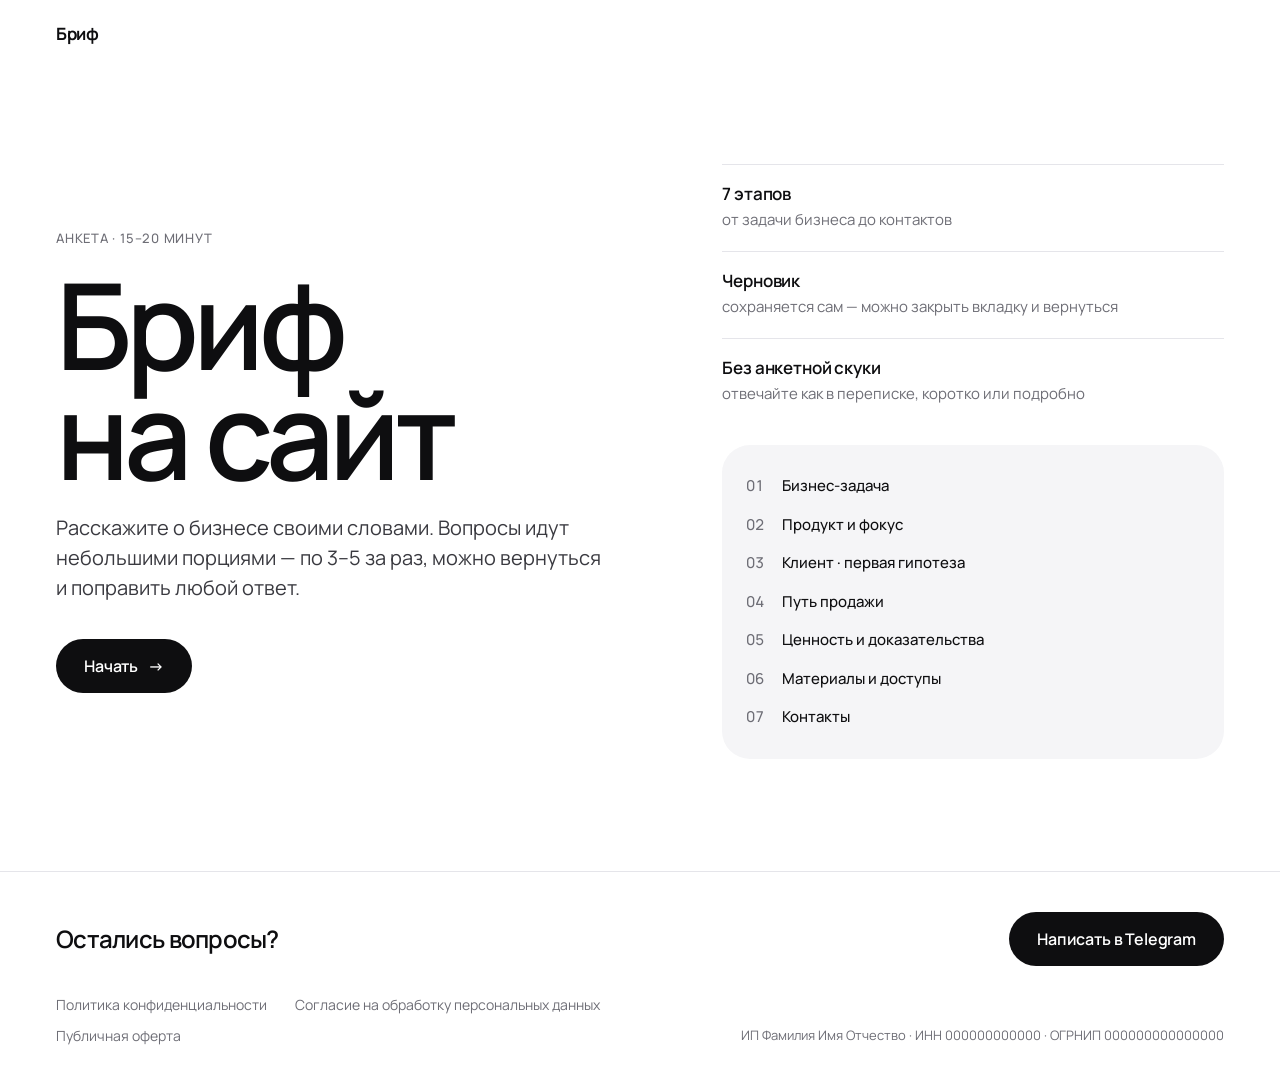
<file: brief/index.html>
<!doctype html>
<html lang="ru">
<head>
  <meta charset="utf-8">
  <meta name="viewport" content="width=device-width, initial-scale=1, viewport-fit=cover">
  <title>Бриф на сайт</title>
  <meta name="description" content="Короткая анкета из 7 этапов: расскажите о бизнесе, а я соберу сайт, который приводит заявки.">
  <meta name="theme-color" content="#ffffff">
  <meta name="robots" content="noindex">
  <link rel="preload" href="fonts/Manrope.ttf" as="font" type="font/ttf" crossorigin>
  <link rel="stylesheet" href="styles.css">
</head>
<body>

  <!-- Шапка: бренд, прогресс, счётчик этапов -->
  <header class="topbar">
    <a class="brand" href="./" data-site="brand">Бриф</a>
    <div class="progress" aria-hidden="true"><div class="progress-fill" id="progressFill"></div></div>
    <p class="counter" id="counter" aria-live="polite"><span id="counterCur">00</span><span class="counter-sep"> / </span><span id="counterTotal">07</span></p>
    <p class="saved" id="savedNote" aria-live="polite"></p>
  </header>

  <main id="app">

    <!-- Интро -->
    <section class="screen intro is-active" id="screenIntro" data-step="0">
      <div class="intro-main">
        <p class="eyebrow">Анкета · 15–20 минут</p>
        <h1 class="display">Бриф<br>на&nbsp;сайт</h1>
        <p class="lead">Расскажите о&nbsp;бизнесе своими словами. Вопросы идут небольшими порциями — по&nbsp;3–5 за&nbsp;раз, можно вернуться и&nbsp;поправить любой ответ.</p>
        <div class="intro-actions">
          <button class="btn btn-primary" type="button" id="startBtn">Начать<span class="arrow" aria-hidden="true">→</span></button>
          <button class="btn btn-ghost" type="button" id="resetBtn" hidden>Начать заново</button>
        </div>
      </div>
      <aside class="intro-side">
        <ul class="intro-facts">
          <li><b>7 этапов</b><span>от задачи бизнеса до&nbsp;контактов</span></li>
          <li><b>Черновик</b><span>сохраняется сам — можно закрыть вкладку и&nbsp;вернуться</span></li>
          <li><b>Без анкетной скуки</b><span>отвечайте как в&nbsp;переписке, коротко или подробно</span></li>
        </ul>
        <ol class="intro-stages" id="introStages"></ol>
      </aside>
    </section>

    <!-- Этапы рендерятся из массива вопросов в app.js -->
    <form id="briefForm" novalidate autocomplete="on">
      <!-- ловушка для ботов: человек это поле не видит -->
      <div class="hp" aria-hidden="true">
        <label>Не заполняйте это поле <input type="text" name="website" id="hpField" tabindex="-1" autocomplete="off"></label>
      </div>
      <div id="stages"></div>
    </form>

    <!-- Финал: содержимое собирается в app.js -->
    <section class="screen final" id="screenFinal" data-step="final" aria-live="polite"></section>

  </main>

  <!-- Навигация по этапам -->
  <nav class="stepnav" id="stepnav" aria-label="Этапы брифа" hidden>
    <button class="btn btn-ghost btn-back" type="button" id="backBtn"><span class="arrow" aria-hidden="true">←</span><span class="btn-text">Назад</span></button>
    <div class="dots" id="dots"></div>
    <button class="btn btn-primary btn-next" type="button" id="nextBtn"><span class="btn-text">Далее</span><span class="arrow" aria-hidden="true">→</span></button>
  </nav>

  <!-- Подвал: юридическая информация (ссылки и реквизиты задаются в SITE в начале app.js) -->
  <footer class="site-footer">
    <div class="footer-inner">
      <div class="footer-top">
        <p class="footer-title">Остались вопросы?</p>
        <a class="btn btn-primary" id="footerContact" href="#" target="_blank" rel="noopener">Написать в&nbsp;Telegram</a>
      </div>
      <nav class="footer-links" aria-label="Документы" id="footerLinks"></nav>
      <p class="footer-req" id="footerReq"></p>
    </div>
  </footer>

  <div class="toast" id="toast" role="status" aria-live="polite" hidden></div>

  <script src="config.js"></script>
  <script src="app.js"></script>
</body>
</html>
</file>
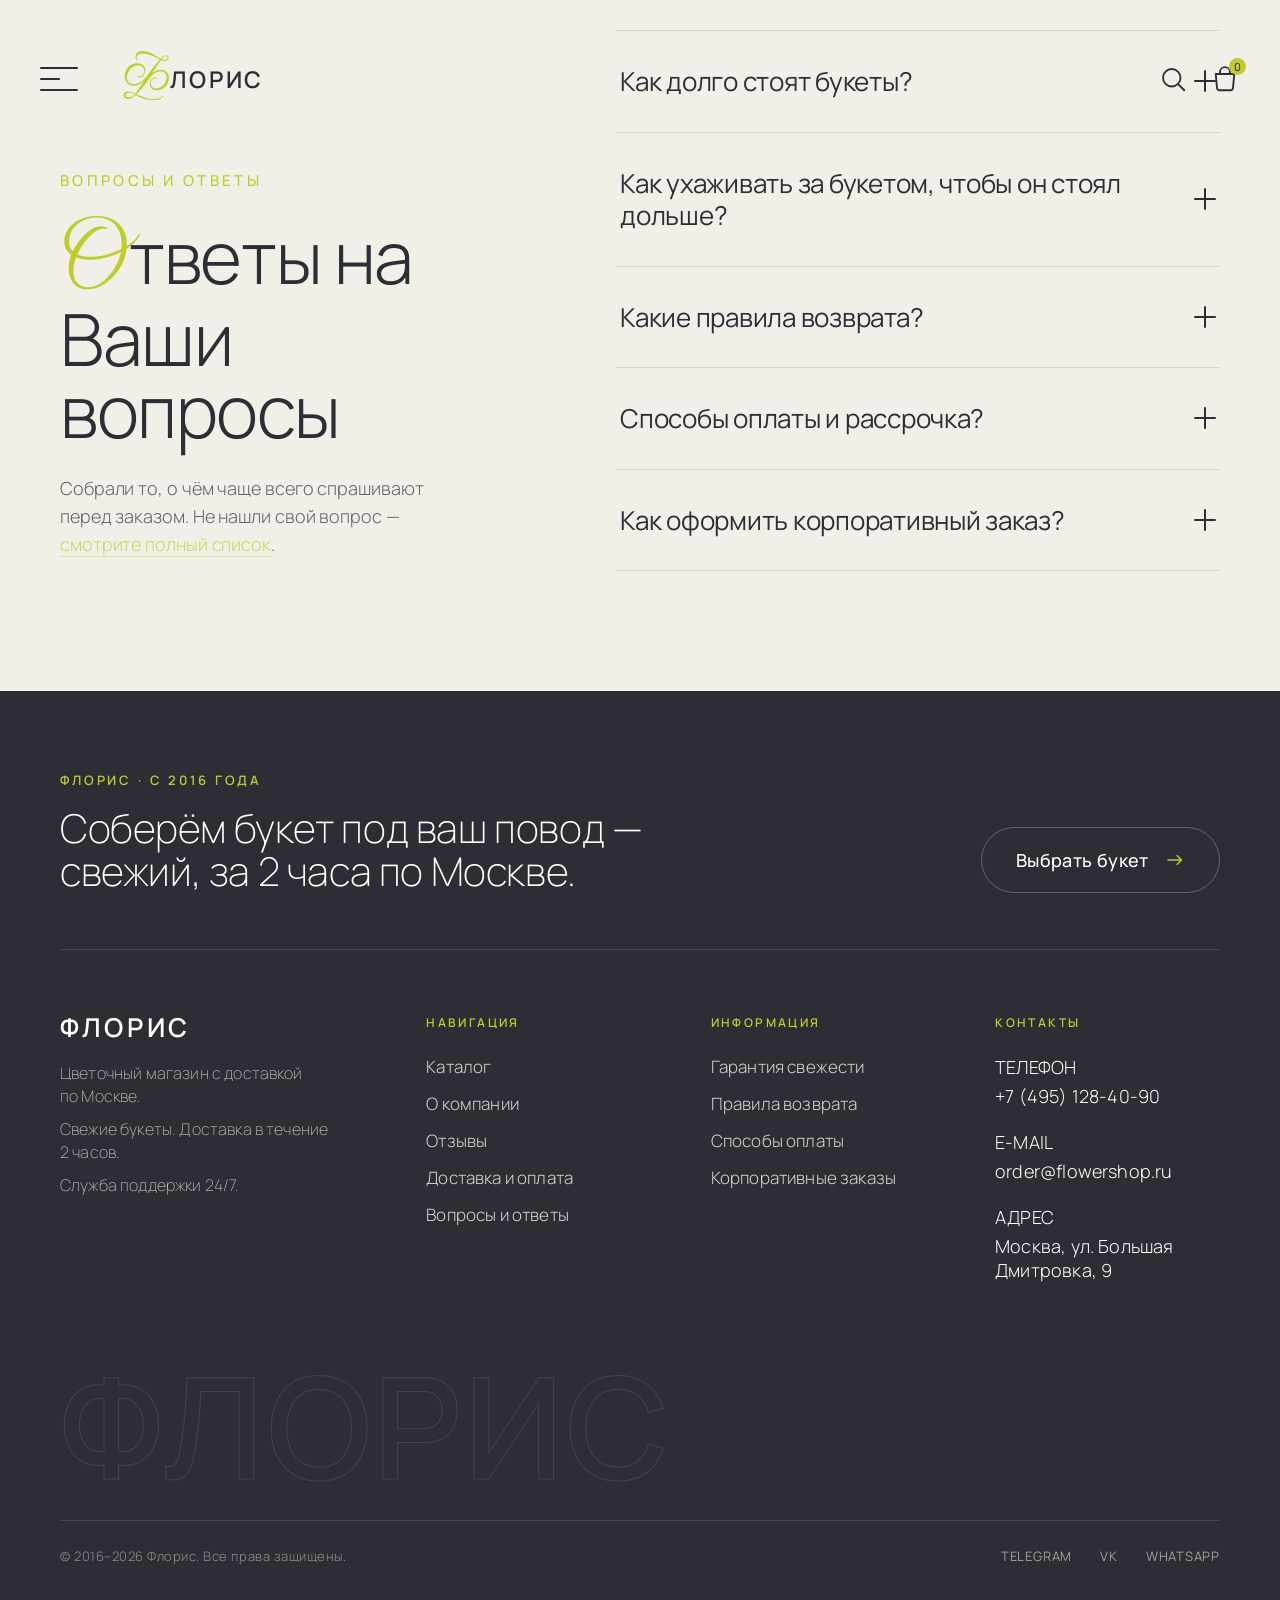
<file: faq.html>
<!DOCTYPE html>
<html lang="ru">
<head>
<meta charset="UTF-8">
<meta name="viewport" content="width=device-width, initial-scale=1.0">
<title>Ответы на&nbsp;ваши вопросы — Флорис</title>
<link rel="stylesheet" href="styles.css?v=5">
</head>
<body>

<div id="site-header-mount"></div>

<div id="faq-mount"></div>

<div id="site-footer-mount"></div>
<script src="components.js"></script>

<script>
(function(){
  var badge = document.querySelector('.topbar-badge');
  var cartCount = window.florisCart ? window.florisCart.get() : (parseInt(badge ? badge.textContent : '0', 10) || 0);

  function setBadge(n){
    cartCount = Math.max(0, n);
    if (window.florisCart) { window.florisCart.set(cartCount); }
    else if (badge) { badge.textContent = String(cartCount); }
  }

  function parsePrice(text){
    return parseInt(text.replace(/[^\d]/g, ''), 10) || 0;
  }
  function formatPrice(num){
    return num.toString().replace(/\B(?=(\d{3})+(?!\d))/g, ' ') + ' руб.';
  }

  // --- счётчики в карточках каталога: "+"/"-" сразу меняют корзину ---
  document.querySelectorAll('.listing-stepper').forEach(function(stepper){
    var buttons = stepper.querySelectorAll('button');
    var count = stepper.querySelector('span');
    if (buttons.length < 2 || !count) return;
    buttons[0].addEventListener('click', function(){
      var v = parseInt(count.textContent, 10) || 0;
      if (v > 0) {
        count.textContent = String(v - 1);
        setBadge(cartCount - 1);
      }
    });
    buttons[1].addEventListener('click', function(){
      var v = parseInt(count.textContent, 10) || 0;
      count.textContent = String(v + 1);
      setBadge(cartCount + 1);
    });
  });

  // --- счётчик в карточке товара: локальный, влияет на «Добавить в корзину» ---
  document.querySelectorAll('.product-qty').forEach(function(stepper){
    var buttons = stepper.querySelectorAll('button');
    var count = stepper.querySelector('span');
    if (buttons.length < 2 || !count) return;
    buttons[0].addEventListener('click', function(){
      var v = parseInt(count.textContent, 10) || 0;
      count.textContent = String(Math.max(0, v - 1));
    });
    buttons[1].addEventListener('click', function(){
      var v = parseInt(count.textContent, 10) || 0;
      count.textContent = String(v + 1);
    });
  });

  // --- счётчики количества в корзине: пересчитывают сумму строки и итог ---
  function recalcCartSummary(){
    var rows = document.querySelectorAll('.cart-row');
    var totalSum = 0, totalQty = 0;
    rows.forEach(function(row){
      var unit = parsePrice(row.querySelector('.cart-row-price').textContent);
      var qty = parseInt(row.querySelector('.cart-row-qty span').textContent, 10) || 0;
      var lineTotal = unit * qty;
      row.querySelector('.cart-row-total').textContent = formatPrice(lineTotal);
      totalSum += lineTotal;
      totalQty += qty;
    });
    var summaryRow = document.querySelector('.cart-summary-row .value');
    var summaryLabel = document.querySelector('.cart-summary-row span:first-child');
    var summaryTotal = document.querySelector('.cart-summary-total .price');
    if (summaryLabel) summaryLabel.textContent = 'Товары (' + totalQty + ')';
    if (summaryRow) summaryRow.textContent = formatPrice(totalSum);
    if (summaryTotal) summaryTotal.textContent = formatPrice(totalSum);
  }

  document.querySelectorAll('.cart-row-qty').forEach(function(stepper){
    var buttons = stepper.querySelectorAll('button');
    var count = stepper.querySelector('span');
    if (buttons.length < 2 || !count) return;
    buttons[0].addEventListener('click', function(){
      var v = parseInt(count.textContent, 10) || 1;
      count.textContent = String(Math.max(1, v - 1));
      recalcCartSummary();
    });
    buttons[1].addEventListener('click', function(){
      var v = parseInt(count.textContent, 10) || 1;
      count.textContent = String(v + 1);
      recalcCartSummary();
    });
  });

  document.querySelectorAll('.cart-row-remove').forEach(function(btn){
    btn.addEventListener('click', function(){
      var row = btn.closest('.cart-row');
      if (row) row.remove();
      recalcCartSummary();
    });
  });

  // --- «в корзину» / «Добавить в корзину»: увеличивают счётчик в хедере ---
  document.querySelectorAll('.postcard-btn').forEach(function(btn){
    btn.style.cursor = 'pointer';
    btn.addEventListener('click', function(){
      if (window.florisCart && window.florisExtractProduct) {
        window.florisCart.addItem(window.florisExtractProduct(btn));
      } else {
        setBadge(cartCount + 1);
      }
    });
  });

  var addBtn = document.querySelector('.product-add-btn');
  if (addBtn) {
    addBtn.addEventListener('click', function(){
      var qtyEl = document.querySelector('.product-qty span');
      var qty = qtyEl ? (parseInt(qtyEl.textContent, 10) || 1) : 1;
      setBadge(cartCount + qty);
    });
  }
})();
</script>

</body>
</html>
</file>
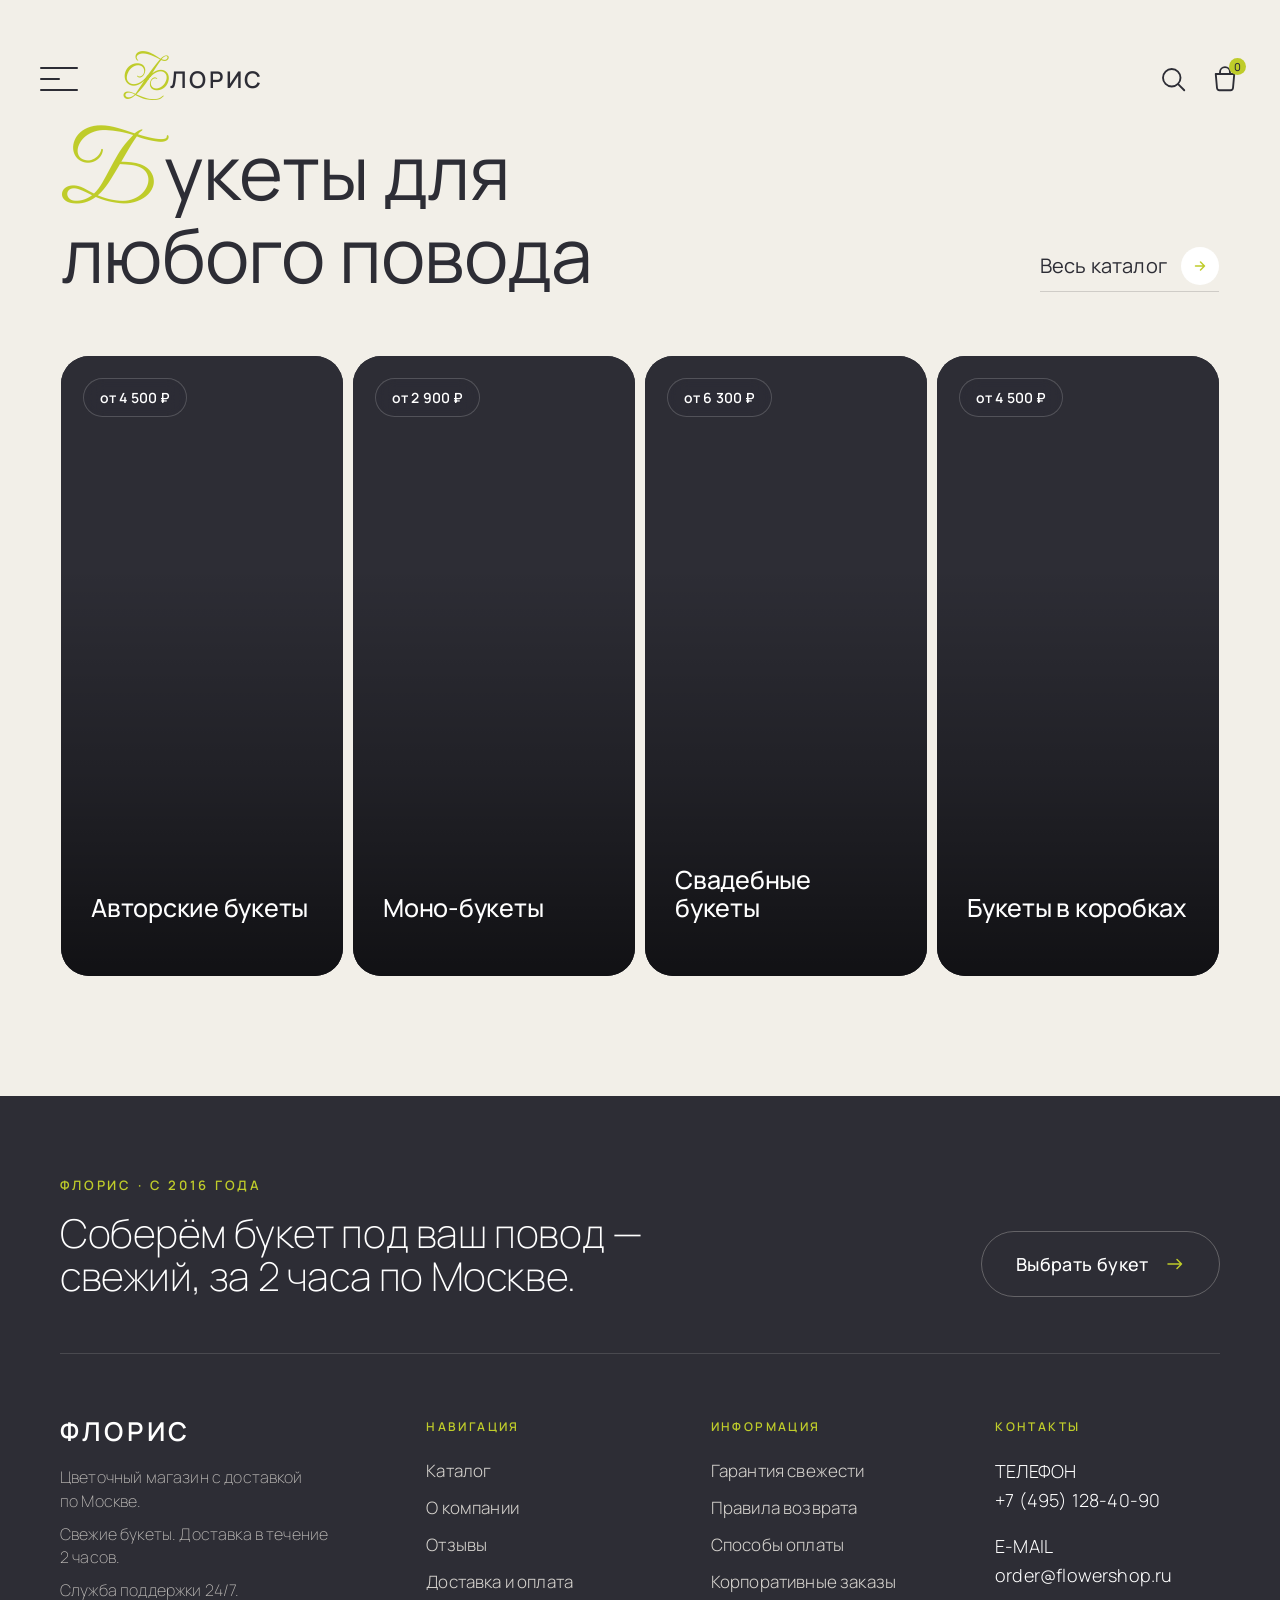
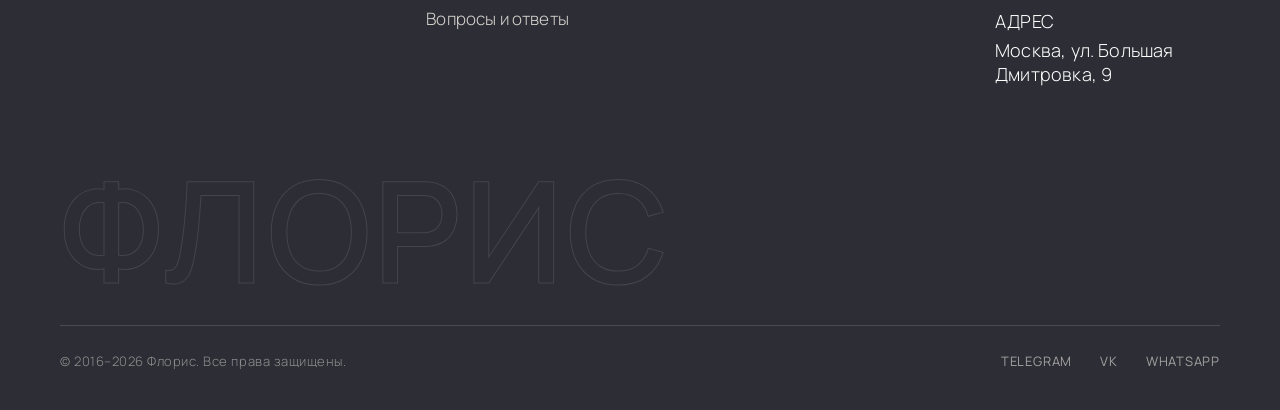
<file: категории.html>
<!DOCTYPE html>
<html lang="ru">
<head>
<meta charset="UTF-8">
<meta name="viewport" content="width=device-width, initial-scale=1.0">
<title>Каталог — Флорис</title>
<link rel="stylesheet" href="styles.css?v=5">
</head>
<body>

<div id="site-header-mount"></div>

<div id="catalog-mount"></div>

<div id="site-footer-mount"></div>
<script src="components.js"></script>

<script>
(function(){
  var badge = document.querySelector('.topbar-badge');
  var cartCount = window.florisCart ? window.florisCart.get() : (parseInt(badge ? badge.textContent : '0', 10) || 0);

  function setBadge(n){
    cartCount = Math.max(0, n);
    if (window.florisCart) { window.florisCart.set(cartCount); }
    else if (badge) { badge.textContent = String(cartCount); }
  }

  function parsePrice(text){
    return parseInt(text.replace(/[^\d]/g, ''), 10) || 0;
  }
  function formatPrice(num){
    return num.toString().replace(/\B(?=(\d{3})+(?!\d))/g, ' ') + ' руб.';
  }

  // --- счётчики в карточках каталога: "+"/"-" сразу меняют корзину ---
  document.querySelectorAll('.listing-stepper').forEach(function(stepper){
    var buttons = stepper.querySelectorAll('button');
    var count = stepper.querySelector('span');
    if (buttons.length < 2 || !count) return;
    buttons[0].addEventListener('click', function(){
      var v = parseInt(count.textContent, 10) || 0;
      if (v > 0) {
        count.textContent = String(v - 1);
        setBadge(cartCount - 1);
      }
    });
    buttons[1].addEventListener('click', function(){
      var v = parseInt(count.textContent, 10) || 0;
      count.textContent = String(v + 1);
      setBadge(cartCount + 1);
    });
  });

  // --- счётчик в карточке товара: локальный, влияет на «Добавить в корзину» ---
  document.querySelectorAll('.product-qty').forEach(function(stepper){
    var buttons = stepper.querySelectorAll('button');
    var count = stepper.querySelector('span');
    if (buttons.length < 2 || !count) return;
    buttons[0].addEventListener('click', function(){
      var v = parseInt(count.textContent, 10) || 0;
      count.textContent = String(Math.max(0, v - 1));
    });
    buttons[1].addEventListener('click', function(){
      var v = parseInt(count.textContent, 10) || 0;
      count.textContent = String(v + 1);
    });
  });

  // --- счётчики количества в корзине: пересчитывают сумму строки и итог ---
  function recalcCartSummary(){
    var rows = document.querySelectorAll('.cart-row');
    var totalSum = 0, totalQty = 0;
    rows.forEach(function(row){
      var unit = parsePrice(row.querySelector('.cart-row-price').textContent);
      var qty = parseInt(row.querySelector('.cart-row-qty span').textContent, 10) || 0;
      var lineTotal = unit * qty;
      row.querySelector('.cart-row-total').textContent = formatPrice(lineTotal);
      totalSum += lineTotal;
      totalQty += qty;
    });
    var summaryRow = document.querySelector('.cart-summary-row .value');
    var summaryLabel = document.querySelector('.cart-summary-row span:first-child');
    var summaryTotal = document.querySelector('.cart-summary-total .price');
    if (summaryLabel) summaryLabel.textContent = 'Товары (' + totalQty + ')';
    if (summaryRow) summaryRow.textContent = formatPrice(totalSum);
    if (summaryTotal) summaryTotal.textContent = formatPrice(totalSum);
  }

  document.querySelectorAll('.cart-row-qty').forEach(function(stepper){
    var buttons = stepper.querySelectorAll('button');
    var count = stepper.querySelector('span');
    if (buttons.length < 2 || !count) return;
    buttons[0].addEventListener('click', function(){
      var v = parseInt(count.textContent, 10) || 1;
      count.textContent = String(Math.max(1, v - 1));
      recalcCartSummary();
    });
    buttons[1].addEventListener('click', function(){
      var v = parseInt(count.textContent, 10) || 1;
      count.textContent = String(v + 1);
      recalcCartSummary();
    });
  });

  document.querySelectorAll('.cart-row-remove').forEach(function(btn){
    btn.addEventListener('click', function(){
      var row = btn.closest('.cart-row');
      if (row) row.remove();
      recalcCartSummary();
    });
  });

  // --- «в корзину» / «Добавить в корзину»: увеличивают счётчик в хедере ---
  document.querySelectorAll('.postcard-btn').forEach(function(btn){
    btn.style.cursor = 'pointer';
    btn.addEventListener('click', function(){
      if (window.florisCart && window.florisExtractProduct) {
        window.florisCart.addItem(window.florisExtractProduct(btn));
      } else {
        setBadge(cartCount + 1);
      }
    });
  });

  var addBtn = document.querySelector('.product-add-btn');
  if (addBtn) {
    addBtn.addEventListener('click', function(){
      var qtyEl = document.querySelector('.product-qty span');
      var qty = qtyEl ? (parseInt(qtyEl.textContent, 10) || 1) : 1;
      setBadge(cartCount + qty);
    });
  }
})();
</script>


<script>
/* reveal-on-scroll для карточек категорий (stagger, IntersectionObserver) */
(function(){
  var cards = document.querySelectorAll('.cat-card');
  if (!cards.length) return;
  var reduce = window.matchMedia && window.matchMedia('(prefers-reduced-motion: reduce)').matches;
  if (reduce || !('IntersectionObserver' in window)){
    cards.forEach(function(c){ c.classList.add('is-in'); });
    return;
  }
  var io = new IntersectionObserver(function(entries){
    entries.forEach(function(e){
      if (e.isIntersecting){
        var el = e.target;
        var i = +el.getAttribute('data-i') || 0;
        el.style.transitionDelay = Math.min(i,6) * 80 + 'ms';
        el.classList.add('is-in');
        io.unobserve(el);
      }
    });
  }, { threshold:0.12, rootMargin:'0px 0px -8% 0px' });
  cards.forEach(function(c,i){ c.setAttribute('data-i', i); io.observe(c); });
})();
</script>

</body>
</html>
</file>
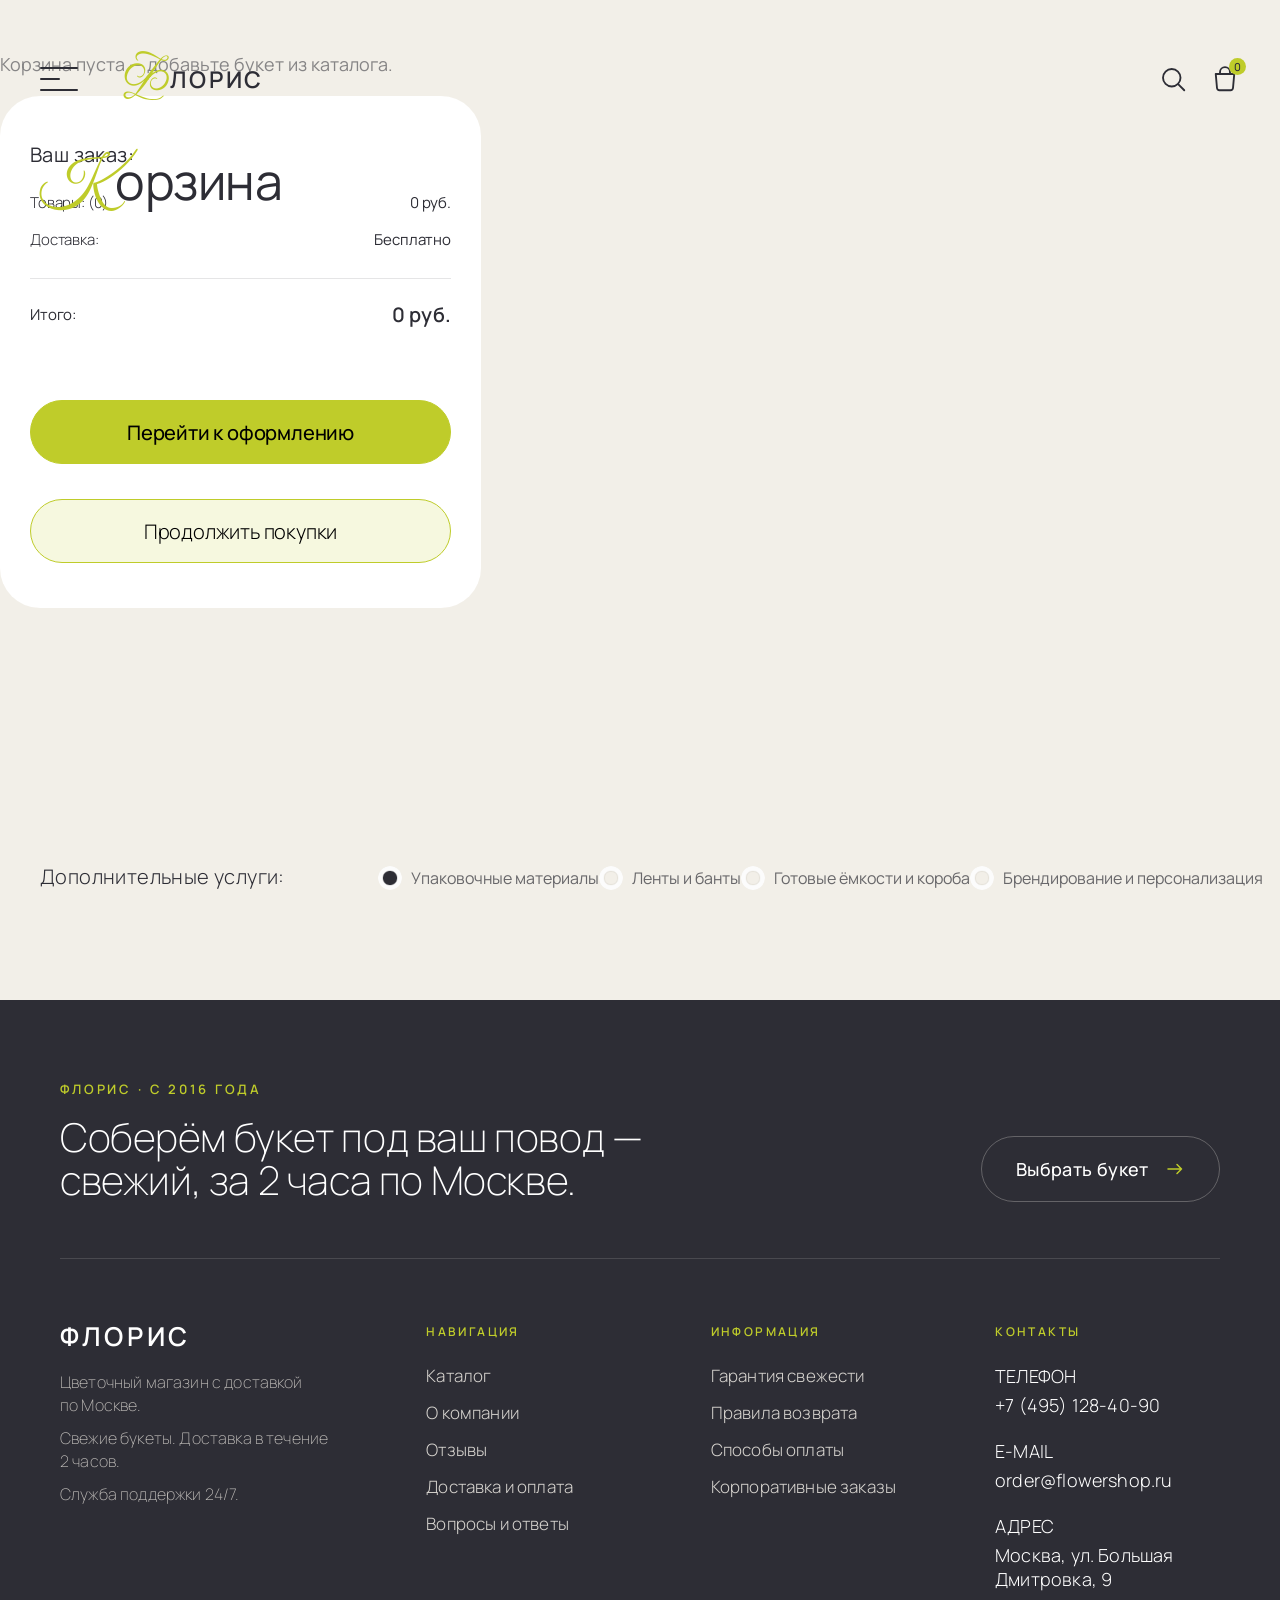
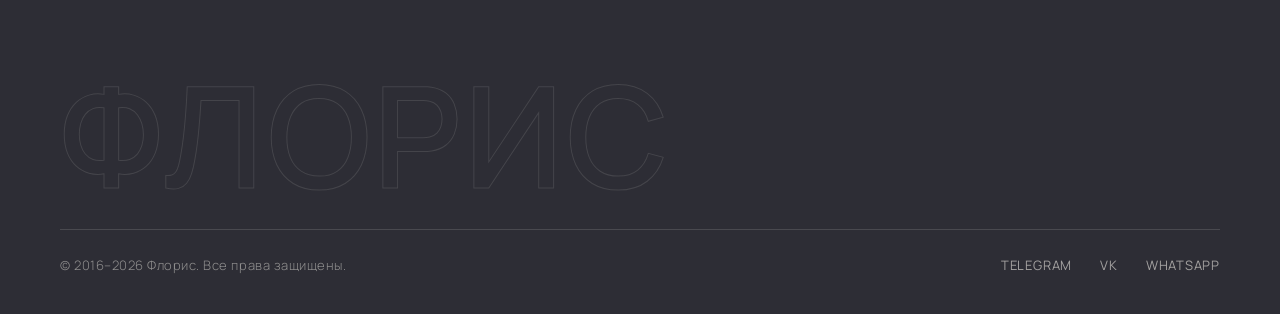
<file: корзина.html>
<!DOCTYPE html>
<html lang="ru">
<head>
<meta charset="UTF-8">
<meta name="viewport" content="width=device-width, initial-scale=1.0">
<title>Корзина — Флорис</title>
<link rel="stylesheet" href="styles.css?v=5">
</head>
<body>

<div id="site-header-mount"></div>

<section class="page cart" id="корзина">
  <h1 class="cart-heading"><span class="cap">К</span>орзина</h1>

  <div class="cart-list" id="cart-list"></div>
  <p id="cart-empty" hidden style="font-family:var(--font-sans);font-size:18px;color:rgba(45,45,53,0.55);padding:20px 0;">Корзина пуста — добавьте букет из&nbsp;каталога.</p>

  <div class="cart-summary">
    <div class="cart-summary-body">
      <div class="cart-summary-top">
        <p>Ваш заказ:</p>
        <div class="cart-summary-rows">
          <div class="cart-summary-row"><span>Товары: (3)</span><span class="value">16 300 руб.</span></div>
          <div class="cart-summary-row"><span>Доставка:</span><span class="value">Бесплатно</span></div>
        </div>
      </div>
      <div class="cart-summary-total"><span>Итого:</span><span class="price">16 300 руб.</span></div>
    </div>
    <div class="cart-summary-actions">
      <a class="cart-checkout-btn" href="заказ.html">Перейти к&nbsp;оформлению</a>
      <a class="cart-continue-btn" href="категории.html">Продолжить покупки</a>
    </div>
  </div>

  <div class="cart-services">
    <p class="cart-services-label">Дополнительные услуги:</p>
    <div class="cart-services-cols">
      <div class="cart-service"><input type="radio" name="packaging" id="pk1" checked><label for="pk1">Упаковочные материалы</label></div>
      <div class="cart-service"><input type="radio" name="packaging" id="pk4"><label for="pk4">Ленты и&nbsp;банты</label></div>
      <div class="cart-service"><input type="radio" name="packaging" id="pk5"><label for="pk5">Готовые ёмкости и&nbsp;короба</label></div>
      <div class="cart-service"><input type="radio" name="packaging" id="pk11"><label for="pk11">Брендирование и&nbsp;персонализация</label></div>
    </div>
  </div>
</section>

<div id="site-footer-mount"></div>
<script src="components.js"></script>

<script>
(function(){
  function formatPrice(num){
    return num.toString().replace(/\B(?=(\d{3})+(?!\d))/g, ' ') + ' руб.';
  }

  var listEl = document.getElementById('cart-list');
  var emptyEl = document.getElementById('cart-empty');

  function renderRow(item){
    var row = document.createElement('div');
    row.className = 'cart-row';
    row.innerHTML =
      '<img class="cart-row-photo" src="' + item.photo + '" alt="' + item.name + '">' +
      '<div class="cart-row-content">' +
        '<p class="cart-row-name">' + item.name + '</p>' +
        '<div class="cart-row-meta">' +
          '<p class="cart-row-price">' + formatPrice(item.price) + '</p>' +
          '<div class="cart-row-qty"><button type="button" aria-label="меньше">-</button><span>' + item.qty + '</span><button type="button" aria-label="больше">+</button></div>' +
          '<p class="cart-row-total">' + formatPrice(item.price * item.qty) + '</p>' +
        '</div>' +
      '</div>';
    var qtyButtons = row.querySelectorAll('.cart-row-qty button');
    qtyButtons[0].addEventListener('click', function(){
      window.florisCart.setItemQty(item.id, item.qty - 1);
      render();
    });
    qtyButtons[1].addEventListener('click', function(){
      window.florisCart.setItemQty(item.id, item.qty + 1);
      render();
    });
    return row;
  }

  function render(){
    var items = window.florisCart ? window.florisCart.getItems() : [];
    listEl.innerHTML = '';
    var hasItems = items.length > 0;
    listEl.hidden = !hasItems;
    if (emptyEl) emptyEl.hidden = hasItems;
    items.forEach(function(item){ listEl.appendChild(renderRow(item)); });

    var totalSum = 0, totalQty = 0;
    items.forEach(function(it){ totalSum += it.price * it.qty; totalQty += it.qty; });
    var summaryRow = document.querySelector('.cart-summary-row .value');
    var summaryLabel = document.querySelector('.cart-summary-row span:first-child');
    var summaryTotal = document.querySelector('.cart-summary-total .price');
    if (summaryLabel) summaryLabel.textContent = 'Товары: (' + totalQty + ')';
    if (summaryRow) summaryRow.textContent = formatPrice(totalSum);
    if (summaryTotal) summaryTotal.textContent = formatPrice(totalSum);
  }

  render();
})();
</script>

</body>
</html>
</file>
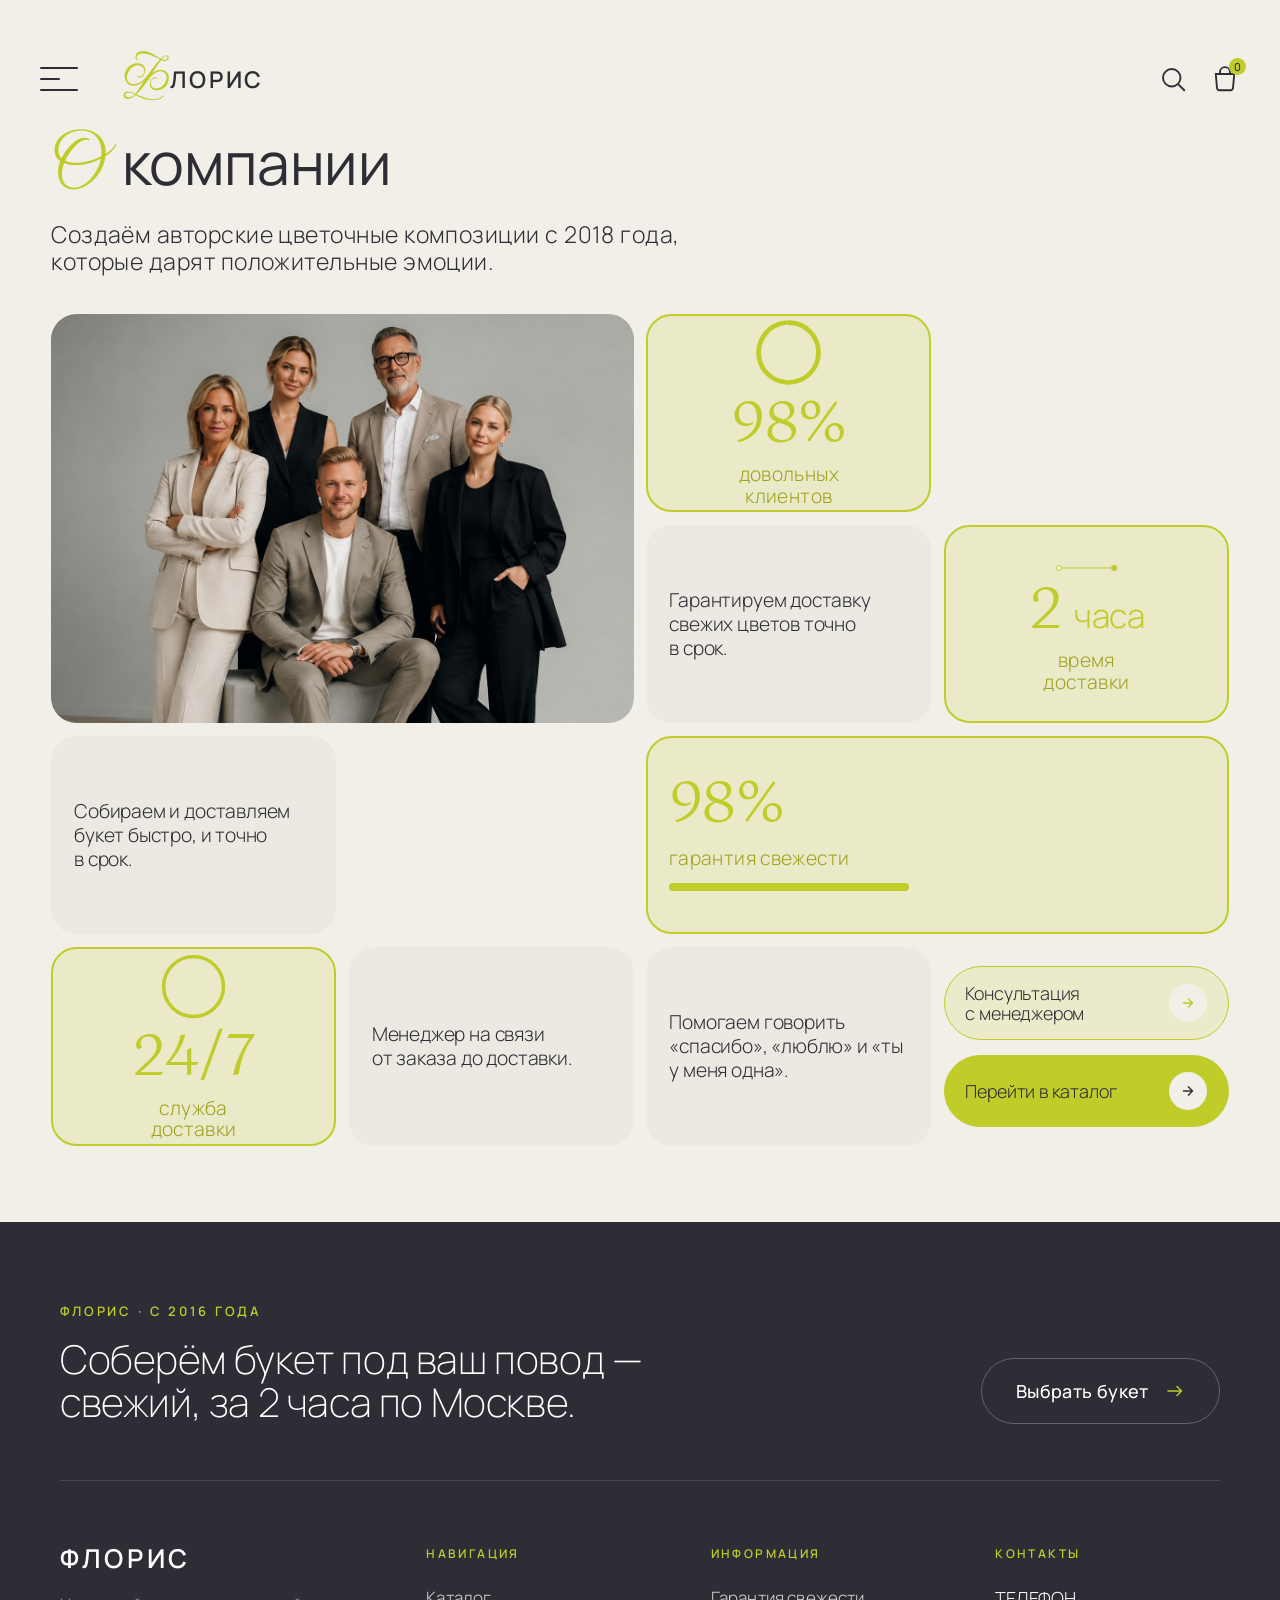
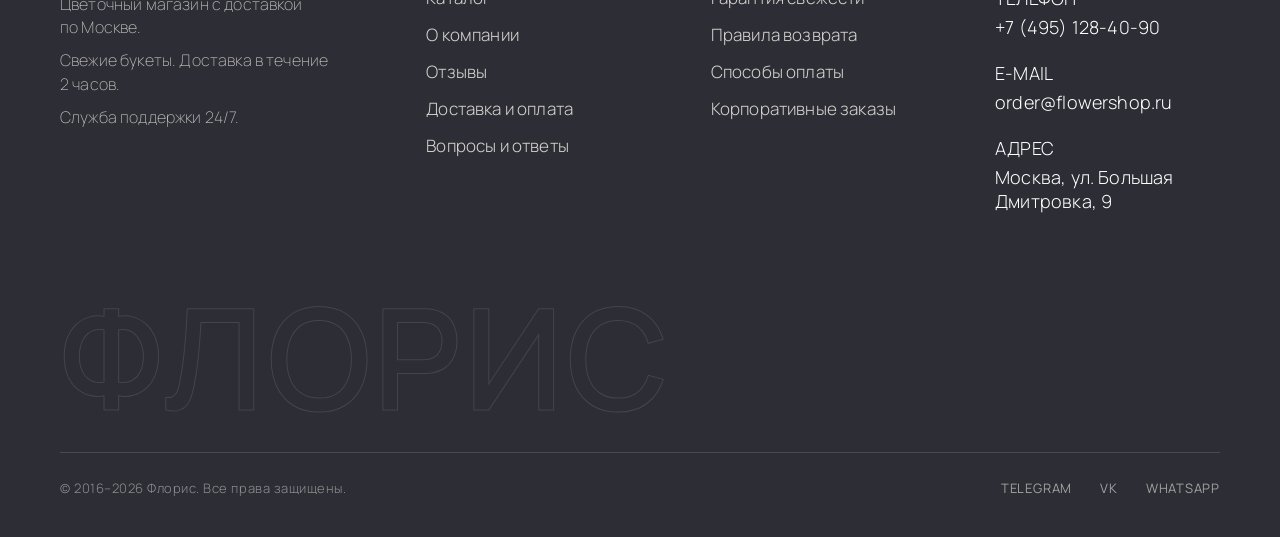
<file: о-компании.html>
<!DOCTYPE html>
<html lang="ru">
<head>
<meta charset="UTF-8">
<meta name="viewport" content="width=device-width, initial-scale=1.0">
<title>О&nbsp;компании — Флорис</title>
<link rel="stylesheet" href="styles.css?v=5">
</head>
<body>

<div id="site-header-mount"></div>

<section class="page about" id="о-компании">

  <div class="about-inner">

    <div class="about-title" data-reveal>
      <h1><span class="cap">О</span> компании</h1>
      <p>Создаём авторские цветочные композиции с&nbsp;2018 года, которые дарят положительные эмоции.</p>
    </div>

    <div class="about-grid">

      <!-- Крупное фото команды -->
      <div class="about-cell photo team" data-reveal style="--d:0">
        <img src="frames/о компании 1.png" alt="Наша команда">
      </div>

      <!-- 98% — донат-диаграмма -->
      <div class="about-cell stat" data-reveal style="--d:1">
        <div class="stat-viz">
          <svg class="viz-donut" viewBox="0 0 120 120" width="120" height="120" aria-hidden="true">
            <circle class="donut-track" cx="60" cy="60" r="52" fill="none" stroke-width="8"/>
            <circle class="donut-fill" cx="60" cy="60" r="52" fill="none" stroke-width="8" stroke-linecap="round"
                    transform="rotate(-90 60 60)" pathLength="100" stroke-dasharray="100" stroke-dashoffset="100" data-fill="98"/>
          </svg>
        </div>
        <p class="num" data-count="98" data-suffix="%" data-cd="1">0%</p>
        <p class="lbl">довольных<br>клиентов</p>
      </div>

      <!-- Видео -->
      <div class="about-cell photo" data-reveal style="--d:2">
        <video class="about-cell-video" autoplay muted loop playsinline>
          <source src="frames/video/о-компании-2.mp4" type="video/mp4">
        </video>
      </div>

      <!-- Текст -->
      <div class="about-cell text" data-reveal style="--d:3">
        <p>Гарантируем доставку свежих цветов точно в&nbsp;срок.</p>
      </div>

      <!-- 2 часа — мини-таймлайн -->
      <div class="about-cell stat" data-reveal style="--d:4">
        <div class="stat-viz">
          <svg class="viz-timeline" viewBox="0 0 160 44" width="160" height="44" aria-hidden="true">
            <line class="tl-track" x1="16" y1="30" x2="144" y2="30" stroke-width="2"/>
            <line class="tl-fill" x1="16" y1="30" x2="16" y2="30" stroke-width="2" stroke-linecap="round" data-x2="144"/>
            <circle class="tl-dot start" cx="16" cy="30" r="6"/>
            <circle class="tl-dot end" cx="144" cy="30" r="6"/>
          </svg>
        </div>
        <p class="num row"><span data-count="2" data-cd="2">0</span><span class="unit">часа</span></p>
        <p class="lbl">время<br>доставки</p>
      </div>

      <!-- Текст -->
      <div class="about-cell text" data-reveal style="--d:5">
        <p>Собираем и&nbsp;доставляем букет быстро, и&nbsp;точно в&nbsp;срок.</p>
      </div>

      <!-- Видео -->
      <div class="about-cell photo" data-reveal style="--d:6">
        <video class="about-cell-video" autoplay muted loop playsinline>
          <source src="frames/video/авторский-букет.mp4" type="video/mp4">
        </video>
      </div>

      <!-- 100% — линейный прогресс -->
      <div class="about-cell stat wide" data-reveal style="--d:7">
        <p class="num" data-count="100" data-suffix="%" data-cd="3">0%</p>
        <p class="lbl">гарантия свежести</p>
        <div class="stat-viz bar">
          <svg class="viz-bar" viewBox="0 0 240 10" width="240" height="10" preserveAspectRatio="none" aria-hidden="true">
            <rect class="bar-track" x="0" y="1" width="240" height="8" rx="4"/>
            <rect class="bar-fill" x="0" y="1" width="0" height="8" rx="4" data-w="240"/>
          </svg>
        </div>
      </div>

      <!-- 24/7 — круговой индикатор -->
      <div class="about-cell stat" data-reveal style="--d:8">
        <div class="stat-viz">
          <svg class="viz-ring" viewBox="0 0 120 120" width="120" height="120" aria-hidden="true">
            <circle class="ring-track" cx="60" cy="60" r="52" fill="none" stroke-width="6"/>
            <circle class="ring-fill" cx="60" cy="60" r="52" fill="none" stroke-width="6" stroke-linecap="round"
                    transform="rotate(-90 60 60)" pathLength="100" stroke-dasharray="100" stroke-dashoffset="100" data-fill="100"/>
          </svg>
        </div>
        <p class="num" data-cd="4">24/7</p>
        <p class="lbl">служба<br>доставки</p>
      </div>

      <!-- Текст -->
      <div class="about-cell text" data-reveal style="--d:9">
        <p>Менеджер на&nbsp;связи от&nbsp;заказа до&nbsp;доставки.</p>
      </div>

      <!-- Текст -->
      <div class="about-cell text" data-reveal style="--d:10">
        <p>Помогаем говорить «спасибо», «люблю» и&nbsp;«ты у&nbsp;меня одна».</p>
      </div>

      <!-- Кнопки -->
      <div class="about-cell btns" data-reveal style="--d:11">
        <a class="about-btn-outline" href="#контакты"><p>Консультация<br>с&nbsp;менеджером</p><span class="ico-arrow"><svg viewBox="0 0 16 16" width="16" height="16" fill="none"><path d="M3.5 8H12.5M12.5 8L8.5 4M12.5 8L8.5 12" stroke="#BFCC2A" stroke-width="1.5" stroke-linecap="round" stroke-linejoin="round"/></svg></span></a>
        <a class="about-btn-solid" href="категории.html"><span>Перейти в&nbsp;каталог</span><span class="ico-arrow"><svg viewBox="0 0 16 16" width="16" height="16" fill="none"><path d="M3.5 8H12.5M12.5 8L8.5 4M12.5 8L8.5 12" stroke="#2D2D35" stroke-width="1.5" stroke-linecap="round" stroke-linejoin="round"/></svg></span></a>
      </div>

    </div>
  </div>

  <script>
  (function(){
    var section = document.getElementById('о-компании');
    if (!section) return;
    var reduce = window.matchMedia('(prefers-reduced-motion: reduce)').matches;
    var revealEls = section.querySelectorAll('[data-reveal]');

    function animateCount(el){
      var target = parseFloat(el.getAttribute('data-count'));
      var suffix = el.getAttribute('data-suffix') || '';
      var delay = (parseInt(el.getAttribute('data-cd'),10) || 0) * 220;
      if (reduce){ el.textContent = target + suffix; return; }
      setTimeout(function(){
        var dur = 1100, start = null;
        function step(ts){
          if (!start) start = ts;
          var p = Math.min((ts - start) / dur, 1);
          var eased = 1 - Math.pow(1 - p, 3);
          el.textContent = Math.round(target * eased) + suffix;
          if (p < 1) requestAnimationFrame(step);
          else el.textContent = target + suffix;
        }
        requestAnimationFrame(step);
      }, delay);
    }

    function runViz(cell){
      if (reduce) return;
      cell.querySelectorAll('[data-fill]').forEach(function(c){
        var v = parseFloat(c.getAttribute('data-fill'));
        requestAnimationFrame(function(){ c.style.strokeDashoffset = String(100 - v); });
      });
      cell.querySelectorAll('.tl-fill[data-x2]').forEach(function(l){
        requestAnimationFrame(function(){ l.setAttribute('x2', l.getAttribute('data-x2')); });
      });
      cell.querySelectorAll('.bar-fill[data-w]').forEach(function(r){
        requestAnimationFrame(function(){ r.setAttribute('width', r.getAttribute('data-w')); });
      });
    }

    function reveal(cell){
      cell.classList.add('is-in');
      cell.querySelectorAll('[data-count]').forEach(animateCount);
      runViz(cell);
    }

    if (!('IntersectionObserver' in window) || reduce){
      revealEls.forEach(reveal);
      return;
    }
    var io = new IntersectionObserver(function(entries){
      entries.forEach(function(e){
        if (e.isIntersecting){ reveal(e.target); io.unobserve(e.target); }
      });
    }, { threshold: 0.2, rootMargin: '0px 0px -8% 0px' });
    revealEls.forEach(function(el){ io.observe(el); });
  })();
  </script>
</section>

<div id="site-footer-mount"></div>
<script src="components.js"></script>

<script>
(function(){
  var badge = document.querySelector('.topbar-badge');
  var cartCount = window.florisCart ? window.florisCart.get() : (parseInt(badge ? badge.textContent : '0', 10) || 0);

  function setBadge(n){
    cartCount = Math.max(0, n);
    if (window.florisCart) { window.florisCart.set(cartCount); }
    else if (badge) { badge.textContent = String(cartCount); }
  }

  function parsePrice(text){
    return parseInt(text.replace(/[^\d]/g, ''), 10) || 0;
  }
  function formatPrice(num){
    return num.toString().replace(/\B(?=(\d{3})+(?!\d))/g, ' ') + ' руб.';
  }

  // --- счётчики в карточках каталога: "+"/"-" сразу меняют корзину ---
  document.querySelectorAll('.listing-stepper').forEach(function(stepper){
    var buttons = stepper.querySelectorAll('button');
    var count = stepper.querySelector('span');
    if (buttons.length < 2 || !count) return;
    buttons[0].addEventListener('click', function(){
      var v = parseInt(count.textContent, 10) || 0;
      if (v > 0) {
        count.textContent = String(v - 1);
        setBadge(cartCount - 1);
      }
    });
    buttons[1].addEventListener('click', function(){
      var v = parseInt(count.textContent, 10) || 0;
      count.textContent = String(v + 1);
      setBadge(cartCount + 1);
    });
  });

  // --- счётчик в карточке товара: локальный, влияет на «Добавить в корзину» ---
  document.querySelectorAll('.product-qty').forEach(function(stepper){
    var buttons = stepper.querySelectorAll('button');
    var count = stepper.querySelector('span');
    if (buttons.length < 2 || !count) return;
    buttons[0].addEventListener('click', function(){
      var v = parseInt(count.textContent, 10) || 0;
      count.textContent = String(Math.max(0, v - 1));
    });
    buttons[1].addEventListener('click', function(){
      var v = parseInt(count.textContent, 10) || 0;
      count.textContent = String(v + 1);
    });
  });

  // --- счётчики количества в корзине: пересчитывают сумму строки и итог ---
  function recalcCartSummary(){
    var rows = document.querySelectorAll('.cart-row');
    var totalSum = 0, totalQty = 0;
    rows.forEach(function(row){
      var unit = parsePrice(row.querySelector('.cart-row-price').textContent);
      var qty = parseInt(row.querySelector('.cart-row-qty span').textContent, 10) || 0;
      var lineTotal = unit * qty;
      row.querySelector('.cart-row-total').textContent = formatPrice(lineTotal);
      totalSum += lineTotal;
      totalQty += qty;
    });
    var summaryRow = document.querySelector('.cart-summary-row .value');
    var summaryLabel = document.querySelector('.cart-summary-row span:first-child');
    var summaryTotal = document.querySelector('.cart-summary-total .price');
    if (summaryLabel) summaryLabel.textContent = 'Товары (' + totalQty + ')';
    if (summaryRow) summaryRow.textContent = formatPrice(totalSum);
    if (summaryTotal) summaryTotal.textContent = formatPrice(totalSum);
  }

  document.querySelectorAll('.cart-row-qty').forEach(function(stepper){
    var buttons = stepper.querySelectorAll('button');
    var count = stepper.querySelector('span');
    if (buttons.length < 2 || !count) return;
    buttons[0].addEventListener('click', function(){
      var v = parseInt(count.textContent, 10) || 1;
      count.textContent = String(Math.max(1, v - 1));
      recalcCartSummary();
    });
    buttons[1].addEventListener('click', function(){
      var v = parseInt(count.textContent, 10) || 1;
      count.textContent = String(v + 1);
      recalcCartSummary();
    });
  });

  document.querySelectorAll('.cart-row-remove').forEach(function(btn){
    btn.addEventListener('click', function(){
      var row = btn.closest('.cart-row');
      if (row) row.remove();
      recalcCartSummary();
    });
  });

  // --- «в корзину» / «Добавить в корзину»: увеличивают счётчик в хедере ---
  document.querySelectorAll('.postcard-btn').forEach(function(btn){
    btn.style.cursor = 'pointer';
    btn.addEventListener('click', function(){
      if (window.florisCart && window.florisExtractProduct) {
        window.florisCart.addItem(window.florisExtractProduct(btn));
      } else {
        setBadge(cartCount + 1);
      }
    });
  });

  var addBtn = document.querySelector('.product-add-btn');
  if (addBtn) {
    addBtn.addEventListener('click', function(){
      var qtyEl = document.querySelector('.product-qty span');
      var qty = qtyEl ? (parseInt(qtyEl.textContent, 10) || 1) : 1;
      setBadge(cartCount + qty);
    });
  }
})();
</script>

</body>
</html>
</file>
<file: styles.css>
/* =====================================================
   ШРИФТЫ
   ===================================================== */
@font-face{font-family:'Good Vibes Pro';src:url('fonts/Заглавные буквы/GoodVibesCyr.ttf') format('truetype');font-weight:400;font-style:normal;font-display:swap;}
@font-face{font-family:'Manrope';src:url('fonts/основной шрифт/static/Manrope-ExtraLight.ttf') format('truetype');font-weight:200;font-style:normal;font-display:swap;}
@font-face{font-family:'Manrope';src:url('fonts/основной шрифт/static/Manrope-Light.ttf') format('truetype');font-weight:300;font-style:normal;font-display:swap;}
@font-face{font-family:'Manrope';src:url('fonts/основной шрифт/static/Manrope-Regular.ttf') format('truetype');font-weight:400;font-style:normal;font-display:swap;}
@font-face{font-family:'Manrope';src:url('fonts/основной шрифт/static/Manrope-Medium.ttf') format('truetype');font-weight:500;font-style:normal;font-display:swap;}
@font-face{font-family:'Manrope';src:url('fonts/основной шрифт/static/Manrope-SemiBold.ttf') format('truetype');font-weight:600;font-style:normal;font-display:swap;}
@font-face{font-family:'Manrope';src:url('fonts/основной шрифт/static/Manrope-Bold.ttf') format('truetype');font-weight:700;font-style:normal;font-display:swap;}
@font-face{font-family:'Manrope';src:url('fonts/основной шрифт/static/Manrope-ExtraBold.ttf') format('truetype');font-weight:800;font-style:normal;font-display:swap;}
@font-face{font-family:'Gotu';src:url('fonts/цифры/Gotu-Regular.ttf') format('truetype');font-weight:400;font-style:normal;font-display:swap;}

/* =====================================================
   ТОКЕНЫ (значения из Figma: файл «Флорис», холст 1920px)
   ===================================================== */
:root{
  --dark:  #2D2D35;
  --cream: #F2EFE8;
  --green: #BFCC2A;
  --white: #FFFFFF;

  --font-script: 'Good Vibes Pro', cursive;
  --font-sans:   'Manrope', sans-serif;
  --font-digits: 'Gotu', sans-serif;

  --canvas: 1920px;

  /* -----------------------------------------------------
     FLUID-ТОКЕНЫ
     Формула: clamp(min, X/1920*100vw, X) — плавное масштабирование
     между брейкпоинтами без "дыр" на 1280/1366/1440/1536/1680.
     Верхняя граница = точное значение из Figma на канве 1920px,
     нижняя граница подобрана вручную (не даёт съёжиться на 861px,
     где начинается зона ответственности мобильного @media).
     ----------------------------------------------------- */
  --page-pad: clamp(20px, 3.125vw, 60px);        /* было фиксированное left:60px/61px по всем страницам */
  --gap-xxl:  clamp(24px, 4.53vw, 87px);          /* крупные gap между блоками (напр. footer-wrap) */

  --fs-hero-title: clamp(34px, 3.906vw, 75px);    /* hero-title / cat-heading h1 / checkout-h1 / cart / reviews / faq / about */
  --fs-hero-script: clamp(40px, 4.6875vw, 90px);  /* .cap рукописный акцент рядом с hero-title */
  --fs-listing-script: clamp(46px, 6.667vw, 128px); /* крупный .cap на листингах (Авторские/Свадебные/...) */
  --fs-section-title: clamp(20px, 1.5625vw, 30px);  /* под-заголовки 30px (product-info-title, checkout-col-title и т.п.) */
  --fs-body: clamp(15px, 1.0417vw, 20px);           /* базовый текст 20px, самый частый размер в проекте */
  --fs-price: clamp(28px, 3.333vw, 64px);           /* крупная цена/число (product-price, reviews-score-num) */
  --fs-stat-num: clamp(40px, 5vw, 96px);             /* огромное число-статистика (about-cell.stat .num) */
}

*{box-sizing:border-box;}
html{-webkit-text-size-adjust:100%;}
body{
  margin:0;
  background:#c9c9c9;
  color:var(--dark);
  font-family:var(--font-sans);
  -webkit-font-smoothing:antialiased;
}
img,svg{display:block;max-width:none;}
button{font-family:inherit;cursor:pointer;border:none;background:none;padding:0;}
a{color:inherit;text-decoration:none;}
ul{list-style:none;margin:0;padding:0;}
p{margin:0;}

/* каждая страница — раньше жёстко width:1920px (обрезание на любом ноутбуке между 861-1920px).
   Теперь: тянется на всю ширину вьюпорта, не масштабируется выше исходной канвы 1920px
   (крупные мониторы не "плавают" мелким контентом — контент центрируется, а не растягивается до бесконечности). */
.page{
  position:relative;
  width:100%;
  max-width:var(--canvas);
  margin:0 auto;
  background:var(--cream);
  overflow:hidden;
}

/* =====================================================
   VIEW TRANSITIONS API — нативные cross-document переходы между
   HTML-страницами (MPA), Chrome 126+. Не JS startViewTransition(),
   чисто CSS-декларация.

   Философия: анимация ТОЧЕЧНАЯ, не одинаково активная везде.
   - Витринные/навигационные страницы (категории, авторские, свадебные,
     моно, коробки, о-компании, отзывы, hero/index) — заметнее, увереннее.
   - Страницы цикла сделки (товар, заказ, корзина, faq) — тише,
     минимальный кроссфейд, никаких лишних эффектов, чтобы не отвлекать
     от логики покупки.
   Определяется через body:has(.<page-class>), т.к. каждая страница —
   отдельный HTML-документ с общим styles.css.
   ===================================================== */
@view-transition{
  navigation:auto;
}

/* хедер не должен "мигать" между страницами — переход отключается,
   он остаётся визуально стабильным, анимируется только контент вокруг него */
::view-transition-group(site-header){
  animation-duration:0s;
}
::view-transition-old(site-header),
::view-transition-new(site-header){
  animation:none;
  mix-blend-mode:normal;
}

/* база: спокойный крестфейд с лёгким вертикальным сдвигом для всего документа */
::view-transition-old(root){
  animation:floris-fade-out .32s cubic-bezier(.4,0,.2,1) both;
}
::view-transition-new(root){
  animation:floris-fade-in .38s cubic-bezier(.16,1,.3,1) both;
}
@keyframes floris-fade-out{
  from{opacity:1;transform:translateY(0) scale(1);}
  to{opacity:0;transform:translateY(-12px) scale(0.99);}
}
@keyframes floris-fade-in{
  from{opacity:0;transform:translateY(14px) scale(0.99);}
  to{opacity:1;transform:translateY(0) scale(1);}
}

/* витринные/навигационные страницы — можно увереннее с движением */
body:has(.categories) ::view-transition-new(root),
body:has(.listing) ::view-transition-new(root),
body:has(.about) ::view-transition-new(root),
body:has(.reviews) ::view-transition-new(root),
body:has(.hero) ::view-transition-new(root){
  animation:floris-fade-in-bold .42s cubic-bezier(.16,1,.3,1) both;
}
@keyframes floris-fade-in-bold{
  from{opacity:0;transform:translateY(22px) scale(0.98);}
  to{opacity:1;transform:translateY(0) scale(1);}
}

/* страницы цикла сделки — тише, только факт плавного перехода,
   без дополнительных эффектов, чтобы не отвлекать от покупки */
body:has(.product) ::view-transition-old(root),
body:has(.checkout) ::view-transition-old(root),
body:has(.cart) ::view-transition-old(root),
body:has(.faq) ::view-transition-old(root){
  animation:floris-fade-out-quiet .2s ease-out both;
}
body:has(.product) ::view-transition-new(root),
body:has(.checkout) ::view-transition-new(root),
body:has(.cart) ::view-transition-new(root),
body:has(.faq) ::view-transition-new(root){
  animation:floris-fade-in-quiet .22s ease-out both;
}
@keyframes floris-fade-out-quiet{
  from{opacity:1;}
  to{opacity:0;}
}
@keyframes floris-fade-in-quiet{
  from{opacity:0;}
  to{opacity:1;}
}
@media (prefers-reduced-motion: reduce){
  ::view-transition-group(*),
  ::view-transition-old(*),
  ::view-transition-new(*){
    animation:none!important;
  }
}

/* =====================================================
   ХЕДЕР — единый для всех страниц, зафиксирован сверху,
   страницы прокручиваются под ним («верхняя полоса», left:61 top:49 w:1798 h:60)
   ===================================================== */
.site-header{
  position:fixed;top:0;left:0;right:0;
  width:100%;max-width:var(--canvas);height:0;
  margin:0 auto;               /* центрируем БЕЗ transform — иначе backdrop-filter не работает */
  z-index:1000;pointer-events:none;
  view-transition-name:site-header;
  transition:opacity .4s cubic-bezier(.22,1,.36,1);
}
.topbar{
  position:absolute;left:var(--page-pad);top:49px;right:var(--page-pad);width:auto;height:60px;box-sizing:border-box;
  display:flex;align-items:center;justify-content:space-between;
  pointer-events:none;
  transition:top .4s cubic-bezier(.22,1,.36,1);
}
/* при скролле шапка прижимается к самому верху, стеклянная плашка тянется до края */
.site-header.is-scrolled .topbar{top:14px;}
/* Стеклянная плашка под закреплённой шапкой — прозрачный фон + сильный блюр,
   чтобы контент под ней РАЗМЫВАЛСЯ и был виден эффект стекла. z-index не отрицательный. */
.topbar::before{
  content:"";position:absolute;inset:-14px calc(-1 * var(--page-pad));z-index:-1;
  background:rgba(242,239,232,0.55);
  backdrop-filter:blur(22px) saturate(1.6);-webkit-backdrop-filter:blur(22px) saturate(1.6);
  border-bottom:1px solid rgba(45,45,53,0.08);
  box-shadow:0 8px 30px -14px rgba(45,45,53,0.25);
  opacity:0;
  transition:opacity .4s cubic-bezier(.22,1,.36,1);
  pointer-events:none;
}
/* контент топбара — поверх стеклянной плашки; pointer-events возвращаем только тут,
   чтобы пустое место между логотипом и иконками (у самого .topbar — none) не перехватывало
   клики по контенту страницы, когда тот проскроллен под шапку */
.topbar-left,.topbar-right{position:relative;z-index:1;pointer-events:auto;}
.site-header.is-scrolled .topbar::before{opacity:1;transform:none;}
/* у футера закреплённую шапку прячем — не мешает тёмному футеру */
.site-header.is-at-footer{opacity:0;transform:translateY(-100%);pointer-events:none;}
@media (prefers-reduced-motion: reduce){
  .topbar::before{transition:none;}
}
.topbar-left{display:flex;align-items:center;gap:45px;height:60px;position:relative;}
.topbar-burger{width:38px;height:24px;flex:none;position:relative;}
.topbar-burger span{position:absolute;left:0;display:block;width:38px;height:2px;background:var(--dark);border-radius:1px;}
.topbar-burger span:nth-child(1){top:0;}
.topbar-burger span:nth-child(2){top:11px;width:20px;}
.topbar-burger span:nth-child(3){top:22px;}
.topbar-logo{display:flex;align-items:center;justify-content:center;height:60px;text-decoration:none;}
.topbar-logo-text{
  display:inline-flex;align-items:baseline;gap:0.06em;
  font-family:var(--font-sans);font-weight:600;
  font-size:23px;line-height:1;letter-spacing:0.12em;
  text-transform:uppercase;color:var(--dark);
  white-space:nowrap;
}
.topbar-logo-text .lg-cap{
  font-family:var(--font-script);font-weight:400;
  font-size:42px;line-height:0;letter-spacing:0;
  color:var(--green);text-transform:none;
  transform:translateY(0.06em);
  transition:transform .55s cubic-bezier(.16,1,.3,1);
}
.topbar-logo-text .lg-rest{
  transition:letter-spacing .55s cubic-bezier(.16,1,.3,1),color .4s ease;
}
.topbar-logo:hover .lg-cap{transform:translateY(0.06em) rotate(-6deg) scale(1.04);}
.topbar-logo:hover .lg-rest{letter-spacing:0.2em;}
.topbar-right{display:flex;align-items:center;justify-content:flex-end;gap:22px;width:auto;position:relative;}

.topbar-search{width:30px;height:30px;flex:none;position:relative;display:flex;align-items:center;justify-content:center;background:none;border:none;padding:0;cursor:pointer;color:var(--dark);}
.topbar-search .glass{width:30px;height:30px;display:block;color:var(--dark);transition:color .15s ease;}
.topbar-search:hover .glass{color:var(--green);}

.topbar-basket{position:relative;width:30px;height:30px;flex:none;display:flex;align-items:center;justify-content:center;color:var(--dark);}
.basket-icon{width:30px;height:30px;display:block;color:var(--dark);transition:color .15s ease;}
.topbar-basket:hover .basket-icon{color:var(--green);}
.topbar-badge{
  position:absolute;left:19px;top:-6px;min-width:17px;height:17px;padding:0 4px;box-sizing:border-box;
  background:var(--green);border-radius:10px;
  display:flex;align-items:center;justify-content:center;
  font-family:var(--font-sans);font-weight:500;font-size:11px;letter-spacing:0;color:var(--dark);
}

/* =====================================================
   ОБЩАЯ ИКОНКА-СТРЕЛКА (белый круг + стрелка) — используется во всех кнопках
   ===================================================== */
.ico-arrow{
  width:38px;height:38px;border-radius:50%;background:var(--white);
  display:flex;align-items:center;justify-content:center;flex:none;
}

/* =====================================================
   ВЫПАДАЮЩИЕ МЕНЮ (бургер / поиск) — «Флорис 14»
   ===================================================== */
.menu-panel{
  position:absolute;top:calc(100% + 18px);left:0;
  display:none;gap:59px;
  background:var(--cream);border-radius:24px;padding:32px 40px;
  box-shadow:0 24px 60px rgba(45,45,53,0.18);
  opacity:0;transform:translateY(-6px);
  transition:opacity .15s ease, transform .15s ease;
}
.menu-panel.right{left:auto;right:0;}
.menu-panel.open{display:flex;opacity:1;transform:translateY(0);}
.menu-col{display:flex;flex-direction:column;gap:13px;align-items:flex-start;min-width:220px;}
.menu-col.single{min-width:280px;}
.menu-label{margin:0;font-family:var(--font-sans);font-weight:300;font-size:19px;letter-spacing:0.02em;color:var(--green);white-space:nowrap;}
.menu-panel a{
  font-family:var(--font-sans);font-weight:400;font-size:19px;letter-spacing:0.01em;color:var(--dark);
  white-space:nowrap;text-decoration:none;
}
.menu-panel a:hover{color:var(--green);}

.search-panel{flex-direction:column;align-items:flex-start;gap:20px;width:806px;padding:32px 40px 36px;}
.search-box{display:flex;align-items:center;width:100%;height:60px;background:var(--green);border-radius:40px 0 0 40px;overflow:hidden;}
.search-box-icon{width:80px;height:100%;flex:none;background:none;border:none;outline:none;box-shadow:none;padding:0;margin:0;-webkit-appearance:none;appearance:none;display:flex;align-items:center;justify-content:center;cursor:pointer;}
.search-box-icon:focus,.search-box-icon:active,.search-box-icon:hover{background:none;border:none;outline:none;box-shadow:none;}
.search-box-icon img{width:34px;height:34px;display:block;}
.search-box-input{flex:1;min-width:0;height:100%;background:#F5F5F5;border:none;border-radius:40px 0 0 40px;padding:0 40px;font-family:var(--font-sans);font-weight:400;font-size:16px;color:#2D2D35;outline:none;}
.search-box-input::placeholder{color:#999;}
.search-popular{display:flex;flex-direction:column;align-items:flex-start;gap:14px;width:100%;}
.search-popular-label{margin:0;font-family:var(--font-sans);font-weight:400;font-size:22px;letter-spacing:-0.01em;color:var(--dark);}
.search-popular-grid{display:grid;grid-template-columns:repeat(3,1fr);gap:16px 40px;width:100%;}
.search-chip{display:flex;align-items:center;justify-content:space-between;gap:16px;background:none;border:none;padding:0;cursor:pointer;font-family:var(--font-sans);font-weight:400;font-size:16px;color:#000;text-align:left;}
.search-chip .chip-radio{width:30px;height:30px;flex:none;background:url('frames/поиск/radio-empty.svg') center/contain no-repeat;}
.search-chip.selected .chip-radio{background-image:url('frames/поиск/radio-selected.svg');}
.search-chip:hover span{color:var(--green);}

/* =====================================================
   СТРАНИЦА 1 — HERO
   ===================================================== */
/* Hero — полноэкранный видео-фон, копия и CTA оверлеем поверх.
   Раньше видео жило в контейнере фикс. размера с overflow:hidden — при повороте
   цветов в анимации кадр обрезался сбоку. Теперь видео = фон всей секции,
   ничего не режет; читаемость текста держим мягким градиентом-вуалью. */
/* hero = высота видимого экрана (в пределах исходной канвы) — видео доходит до низа блока,
   под ним нет пустой дыры даже когда экран ниже 1080px */
.hero{height:min(100svh, 1080px);min-height:620px;background:#EAE9CB;}
/* видео в своём объёме справа; overflow НЕ скрыт — цветы не режутся при повороте.
   Позиция/размер в % от canvas (351/1920, 1352/1920) — не уезжает за вьюпорт на <1920px */
/* видео прижато к НИЖНЕЙ границе блока и тянется вверх адаптивно под высоту hero */
.hero-photo{
  /* точные пропорции из Figma-макета (351/1920, 217/1920, 23/1080 на холсте 1920x1080) */
  position:absolute;
  left:18.28%;right:11.3%;bottom:0;top:2.1%;
  width:auto;height:auto;
}
.hero-anim-video{
  position:absolute;inset:0;width:100%;height:100%;object-fit:cover;object-position:100% 100%;
  /* multiply растворяет белый фон видео-кадра в бежевом фоне страницы —
     без него виден резкий стык белого прямоугольника и cream. Это НЕ наложение
     поверх, а слияние подложки: ровно так было в оригинале у Людмилы.
     cover + position 100% 100% — букет прижат к нижнему краю фрейма (видео
     заполняет рамку полностью и снизу и сверху, без letterbox-полей);
     сверху рамка при этом доходит до линии хедера. */
  mix-blend-mode:multiply;
}

/* ---- Появление копии по слоям при загрузке (fade + translateY, stagger) ---- */
.hero-reveal{opacity:0;transform:translateY(26px);}
.hero.is-loaded .hero-reveal{
  opacity:1;transform:none;
  transition:opacity 1s cubic-bezier(0.22,1,0.36,1), transform 1s cubic-bezier(0.22,1,0.36,1);
  transition-delay:var(--reveal-delay,0s);
}
@media (prefers-reduced-motion: reduce){
  .hero-reveal{opacity:1 !important;transform:none !important;transition:none !important;}
}
.hero-copy{position:absolute;left:var(--page-pad);top:clamp(200px,27.4vw,527px);width:min(480px,38vw);display:flex;flex-direction:column;gap:clamp(28px,3.7vw,52px);z-index:2;}
.hero-title{font-family:var(--font-sans);font-weight:400;font-size:var(--fs-hero-title);line-height:1.05;letter-spacing:-0.01em;color:var(--dark);margin:0;}
/* каждое слово — своя строка-блок, чтобы отступы между строками были управляемы,
   а рукописная .cap (крупная) не раздувала межстрочный интервал непредсказуемо */
.hero-title .hero-word{display:block;color:var(--dark);}
/* «Свежие» — зелёное и опущено ниже (больший отступ до «авторские») */
.hero-title .hero-word--green{color:var(--green);margin-top:0.1em;margin-bottom:0.02em;}
.hero-title .cap{font-family:var(--font-script);font-size:var(--fs-hero-script);letter-spacing:0.1em;color:inherit;line-height:0.7;}
.hero-title .accent{color:var(--green);}
.hero-checklist{display:flex;align-items:center;gap:14px;}
.hero-checklist-icons{width:26px;height:72px;flex:none;object-fit:contain;}
.hero-checklist-text{font-family:var(--font-sans);font-weight:200;font-size:var(--fs-body);line-height:1.5;letter-spacing:0.02em;color:#000;}
.hero-checklist-text p{white-space:nowrap;margin:0;}
.hero-cta{position:absolute;right:var(--page-pad);left:auto;top:clamp(430px,41.6vw,799px);width:262px;max-width:38vw;display:flex;flex-direction:column;align-items:flex-start;gap:26px;z-index:2;}
.hero-cta-btn{
  display:flex;align-items:center;justify-content:center;gap:30px;
  padding:15px 15px 15px 45px;border-radius:45.926px;
  background:var(--green);border:1.481px solid var(--green);
  cursor:pointer;
  transition:transform .25s ease, box-shadow .25s ease, background-color .25s ease;
  box-shadow:0 0 0 rgba(191,204,42,0);
}
.hero-cta-btn:hover{
  transform:translateY(-3px) scale(1.03);
  box-shadow:0 14px 28px rgba(191,204,42,0.4);
}
.hero-cta-btn:active{transform:translateY(-1px) scale(0.98);}
.hero-cta-btn span{font-family:var(--font-sans);font-weight:300;font-size:20px;letter-spacing:-0.01em;color:#000;white-space:nowrap;}
.hero-cta-btn img{width:38px;height:38px;}
.hero-cta-btn .ico-arrow{transition:transform .25s ease;}
.hero-cta-btn:hover .ico-arrow{transform:translateX(4px);}
@media (prefers-reduced-motion: reduce){
  .hero-cta-btn,.hero-cta-btn .ico-arrow{transition:none;}
  .hero-cta-btn:hover{transform:none;}
}
.hero-cta-note{
  padding:0 45px;font-family:var(--font-sans);font-weight:400;font-size:16px;line-height:1.2;color:var(--dark);width:262px;
}

/* =====================================================
   КАТАЛОГ-ПРЕВЬЮ — Magnetic Dock Carousel
   (4 видео-полосы встык, магнитное flex-grow расширение)
   ===================================================== */
.home-catalog{height:auto;padding:130px 61px 120px;}
.home-catalog-head{
  display:flex;align-items:flex-end;justify-content:space-between;gap:40px;margin-bottom:64px;
}
.home-catalog-title{
  font-family:var(--font-sans);font-weight:400;font-size:75px;line-height:0.98;letter-spacing:-0.01em;color:var(--dark);margin:0;
}
.home-catalog-title .cap{font-family:var(--font-script);font-size:90px;letter-spacing:0.1em;color:var(--green);}
.home-catalog-all{
  display:inline-flex;align-items:center;gap:14px;flex-shrink:0;
  font-family:var(--font-sans);font-weight:400;font-size:20px;letter-spacing:0.01em;color:var(--dark);
  padding-bottom:6px;border-bottom:1px solid rgba(45,45,53,0.18);transition:color .25s ease,border-color .25s ease;
}
.home-catalog-all:hover{color:var(--green);border-color:var(--green);}
.home-catalog-all .ico-arrow{display:inline-flex;transition:transform .25s ease;}
.home-catalog-all:hover .ico-arrow{transform:translateX(4px);}

/* Ровный dock: 4 равные карточки, без magnetic-зума. На hover просто оживает видео
   (плавно проявляется поверх постера), плашка цены и подпись — статичны и читаемы. */
.dock{display:flex;gap:10px;width:100%;height:620px;}
.dock__card{
  position:relative;display:block;flex:1 1 0%;min-width:0;height:100%;
  border-radius:28px;overflow:hidden;color:var(--white);background:var(--dark);
  outline:none;-webkit-tap-highlight-color:transparent;
  transition:transform .5s cubic-bezier(.22,1,.36,1), box-shadow .5s cubic-bezier(.22,1,.36,1);
}
.dock__card:hover{transform:translateY(-6px);box-shadow:0 24px 48px -20px rgba(45,45,53,0.45);}
.dock__video{
  position:absolute;inset:0;width:100%;height:100%;object-fit:cover;background:var(--dark);
}
.dock__fade{
  position:absolute;inset:0;pointer-events:none;
  background:linear-gradient(to bottom,rgba(0,0,0,0) 34%,rgba(0,0,0,0.28) 68%,rgba(0,0,0,0.62) 100%);
}
/* стильная минималистичная плашка цены — верхний-левый угол */
.dock__price{
  position:absolute;top:22px;left:22px;z-index:2;
  display:inline-flex;align-items:center;padding:9px 16px;border-radius:100px;
  background:rgba(45,45,53,0.55);backdrop-filter:blur(10px) saturate(1.1);-webkit-backdrop-filter:blur(10px) saturate(1.1);
  border:1px solid rgba(255,255,255,0.18);
  font-family:var(--font-sans);font-weight:600;font-size:14px;letter-spacing:0.01em;color:var(--white);
  white-space:nowrap;
}
.dock__body{position:absolute;left:30px;right:30px;bottom:30px;display:flex;flex-direction:column;gap:6px;z-index:2;}
.dock__label{
  font-family:var(--font-sans);font-weight:500;font-size:25px;letter-spacing:-0.01em;line-height:1.12;
  transform:translateY(0);transition:transform .35s cubic-bezier(.22,1,.36,1);
}
.dock__note{
  font-family:var(--font-sans);font-weight:300;font-size:14px;letter-spacing:0.01em;line-height:1.3;
  color:rgba(255,255,255,0.82);
  opacity:0;transform:translateY(6px);
  transition:opacity .4s ease,transform .4s cubic-bezier(.22,1,.36,1);
}
.dock__card:hover .dock__label,
.dock__card:focus-visible .dock__label{transform:translateY(-2px);}
.dock__card:hover .dock__note,
.dock__card:focus-visible .dock__note{opacity:1;transform:none;}
.dock__card:focus-visible{box-shadow:inset 0 0 0 3px var(--green);}
@media (prefers-reduced-motion: reduce){
  .dock__card,.dock__video,.dock__label,.dock__note,.home-catalog-all,.home-catalog-all .ico-arrow{transition:none;}
  .dock__card:hover{transform:none;box-shadow:none;}
}

/* =====================================================
   СТРАНИЦА 2 — КАТЕГОРИИ
   ===================================================== */
.categories{height:1030px;}
.cat-heading{
  position:absolute;left:var(--page-pad);top:162px;right:var(--page-pad);width:auto;
  display:flex;align-items:center;justify-content:space-between;color:var(--dark);flex-wrap:wrap;gap:24px;
}
.cat-heading h1{margin:0;font-family:var(--font-sans);font-weight:400;font-size:var(--fs-hero-title);line-height:1.01;letter-spacing:-0.01em;}
.cat-heading h1 .cap{font-family:var(--font-script);font-size:var(--fs-hero-script);letter-spacing:-0.02em;color:var(--green);}
.cat-perks{display:flex;flex-direction:column;gap:15px;width:422px;max-width:100%;}
.cat-perks div{display:flex;flex-direction:column;gap:2px;}
.cat-perks p:first-child{font-family:var(--font-sans);font-weight:500;font-size:var(--fs-body);line-height:1;letter-spacing:0.02em;color:var(--dark);}
.cat-perks p:last-child{font-family:var(--font-sans);font-weight:300;font-size:var(--fs-body);line-height:1.1;letter-spacing:-0.01em;color:var(--dark);opacity:0.6;}

.cat-grid{
  position:absolute;left:var(--page-pad);top:111px;right:var(--page-pad);width:auto;height:879px;
  display:flex;flex-wrap:wrap;align-items:flex-end;justify-content:center;gap:10px 18px;
}
.cat-card{
  --lift:0px;
  width:436px;height:617px;padding:20px;border-radius:28px;
  display:flex;flex-direction:column;align-items:flex-start;justify-content:center;gap:30px;
  transform:translateY(var(--lift));
  transition:transform .5s cubic-bezier(.22,1,.36,1),box-shadow .5s cubic-bezier(.22,1,.36,1),background-color .5s cubic-bezier(.22,1,.36,1);
  will-change:transform;
}
.cat-card:hover{
  --lift:-6px;
  background:rgba(255,255,255,0.55);
  box-shadow:0 1px 1px rgba(45,45,53,0.05), 0 18px 34px rgba(45,45,53,0.10);
}
.cat-card-photo-wrap{position:relative;width:398px;height:409px;border-radius:40px;overflow:hidden;flex:none;}
.cat-card-video{position:absolute;inset:0;width:100%;height:100%;object-fit:cover;transition:transform .6s cubic-bezier(.22,1,.36,1);}
.cat-card:hover .cat-card-video{transform:scale(1.05);}
/* reveal-on-scroll для карточек категорий */
.cat-card{opacity:0;transform:translate3d(0,26px,0);}
.cat-card.is-in{opacity:1;transform:translate3d(0,var(--lift),0);transition:opacity .7s cubic-bezier(.22,1,.36,1),transform .7s cubic-bezier(.22,1,.36,1),box-shadow .5s cubic-bezier(.22,1,.36,1),background-color .5s cubic-bezier(.22,1,.36,1);}
@media (prefers-reduced-motion: reduce){
  .cat-card,.cat-card-video{transition:none;}
  .cat-card{opacity:1;transform:none;}
  .cat-card:hover{--lift:0px;transform:none;}
  .cat-card:hover .cat-card-video{transform:none;}
  .cat-card.is-in{transform:none;}
}
.cat-card p{font-family:var(--font-sans);font-weight:300;font-size:20px;line-height:1.1;letter-spacing:-0.01em;color:var(--dark);}
.cat-card-btn{
  display:inline-flex;align-items:center;justify-content:space-between;gap:24px;
  padding:5px 5px 5px 45px;border-radius:45.926px;
  background:var(--green);border:1.481px solid var(--green);
}
.cat-card-btn span{font-family:var(--font-sans);font-weight:300;font-size:20px;letter-spacing:-0.01em;color:#000;white-space:nowrap;}
.cat-card-btn img{width:38px;height:38px;flex:none;}

/* =====================================================
   СТРАНИЦЫ-ЛИСТИНГИ (Авторские / Свадебные / Моно / Коробки) — left:56 top:98 w:1807
   ===================================================== */
.listing{height:auto;padding-bottom:140px;box-sizing:border-box;}
.listing-wrap{position:relative;width:auto;margin:0 var(--page-pad);padding-top:98px;display:flex;flex-direction:column;gap:39px;align-items:flex-start;}
.listing-head{display:flex;align-items:center;justify-content:space-between;width:100%;height:173px;flex-wrap:wrap;gap:20px;}
.listing-head h1{margin:0;font-family:var(--font-sans);font-weight:500;font-size:var(--fs-hero-title);line-height:1.01;letter-spacing:-0.01em;color:var(--dark);text-transform:none;}
.listing-head h1 .cap{font-family:var(--font-script);font-size:var(--fs-listing-script);letter-spacing:0.1em;color:var(--green);}
.listing-head h1 .cap.cap-sm{font-size:var(--fs-hero-script);letter-spacing:0.1em;}
.listing-desc{display:flex;flex-direction:column;gap:40px;margin-right:11px;}
.listing-desc p{margin:0;font-family:var(--font-sans);font-weight:200;font-size:var(--fs-body);line-height:1;letter-spacing:0.02em;color:#000;}
.listing-desc.ld-light p{font-weight:300;letter-spacing:-0.01em;line-height:1.1;}

/* Бенто-ритм: первая карточка — акцентный hero на всю ширину (фото слева,
   инфо справа), остальные — три равные вертикальные карточки. */
.listing-grid{
  display:grid;
  grid-template-columns:repeat(3,minmax(0,1fr));
  gap:34px 21px;
  align-items:start;
  width:100%;
}
.listing-card{
  --lift:0px;
  grid-column:span 1;
  padding:14px;
  display:flex;flex-direction:column;align-items:stretch;justify-content:flex-start;gap:20px;
  border-radius:34px;background:transparent;
  transform:translateY(var(--lift));
  transition:transform .5s cubic-bezier(.22,1,.36,1),box-shadow .5s cubic-bezier(.22,1,.36,1),background-color .5s cubic-bezier(.22,1,.36,1);
  will-change:transform;
}
.listing-card:hover{
  --lift:-6px;
  box-shadow:0 1px 1px rgba(45,45,53,0.05), 0 18px 34px rgba(45,45,53,0.10);
}
.listing-card-photo{
  width:100%;aspect-ratio:5/4;height:auto;
  border-radius:26px;object-fit:cover;object-position:center 10%;
  transition:transform .6s cubic-bezier(.22,1,.36,1);
  will-change:transform;
}
.listing-card:hover .listing-card-photo{transform:scale(1.05);}

/* «Изысканный Контраст» — букет на фото мельче, чем у соседних карточек: доп. приближение внутри рамки */
.photo-zoom-wrap{width:100%;aspect-ratio:5/4;border-radius:26px;overflow:hidden;}
.photo-zoom-wrap .photo-zoom{
  width:100%;height:100%;aspect-ratio:auto;border-radius:0;
  object-position:center 22%;transform:scale(1.22);transform-origin:center 30%;
}
.listing-card:hover .photo-zoom{transform:scale(1.28)!important;}
/* «Чистая Нежность» — гвоздики выглядят мельче соседних букетов: лёгкое приближение */
.photo-zoom-wrap .photo-zoom-sm{width:100%;height:100%;aspect-ratio:auto;border-radius:0;object-position:center 40%;transform:scale(1.13);transform-origin:center 45%;}
.listing-card:hover .photo-zoom-sm{transform:scale(1.18)!important;}
/* «Фиолетовая Грёза» — над цветами торчал кусочек затылка модели: окно кадра ниже, чисто на букет */
.photo-no-head{height:clamp(420px,30vw,480px)!important;object-position:center 34%!important;}
/* «Пробуждение Весны» — лицо/волосы модели занимали верх кадра сильнее, чем у соседних букетов */
.photo-no-head-2{height:clamp(420px,30vw,480px)!important;object-position:center 55%!important;}

/* --- Акцентная hero-карточка (первая) --- */
.listing-card:first-child{
  grid-column:1 / -1;
  flex-direction:row;align-items:stretch;gap:42px;
  padding:18px;border-radius:40px;
}
.listing-card:first-child .listing-card-photo{
  width:60%;flex:none;aspect-ratio:auto;height:clamp(380px,25vw,470px);border-radius:32px;
}
/* букет в коробке — важно показать саму коробку/кашпо, а не только цветы: окно кадра выше и обрез ниже общего */
.photo-box-hero{height:clamp(440px,30vw,520px)!important;object-position:center 25%!important;}
/* «Персиковый Рассвет» — плетёная корзина внизу кадра почти не попадала в рамку */
.photo-basket{object-position:center 80%!important;}
/* «Романтичный Веер» — руки, держащие веер, обрезались снизу; окно кадра выше, чтобы влезли и цветы, и руки */
.photo-hands-hero{height:clamp(480px,32vw,560px)!important;object-position:center 34%!important;}
.listing-card:first-child .listing-card-body{
  flex:1;display:flex;flex-direction:column;justify-content:center;gap:22px;padding-right:12px;
}
.listing-card:first-child .listing-card-name{font-size:30px;}
.listing-card:first-child .listing-card-name .cap{font-size:52px;}
.listing-card:first-child .listing-card-price{font-size:40px;}

/* --- Фото hero-карточки кликабельно: открывает полное изображение без обрезки --- */
.listing-card:first-child .listing-card-photo{cursor:zoom-in;}

.img-lightbox{
  position:fixed;inset:0;z-index:1200;
  display:flex;align-items:center;justify-content:center;
  padding:clamp(24px,5vw,64px);box-sizing:border-box;
  background:rgba(28,26,24,0.90);
  opacity:0;visibility:hidden;
  transition:opacity .4s cubic-bezier(.22,1,.36,1),visibility 0s linear .4s;
}
.img-lightbox.is-open{
  opacity:1;visibility:visible;
  transition:opacity .4s cubic-bezier(.22,1,.36,1),visibility 0s linear 0s;
}
.img-lightbox-media{
  position:relative;
  display:inline-flex;
  max-width:100%;max-height:100%;
  transform:scale(0.92);
  transition:transform .4s cubic-bezier(.22,1,.36,1);
}
.img-lightbox.is-open .img-lightbox-media{transform:scale(1);}
.img-lightbox-img{
  display:block;
  max-width:100%;max-height:100%;
  width:auto;height:auto;
  object-fit:contain;
  border-radius:18px;
  box-shadow:0 40px 90px rgba(0,0,0,0.45);
}
/* большая квадратная форма превью (открытки-допы: заказ.html) — фото
   кадрируется под квадрат и заполняет всю карточку; подпись и кнопка —
   поверх фото на градиенте, без отдельной плашки/подложки любого цвета.
   ВАЖНО: тень НЕ на контейнере с overflow:hidden (ни box-shadow, ни
   filter:drop-shadow — оба давали едва заметную светлую полосу-обвод
   по скруглённому краю, это рендер-артефакт композитинга). Тени нет
   вовсе на общем контейнере — картинка и подпись скруглены каждая
   по отдельности, без overflow:hidden-обёртки. */
.img-lightbox-media.is-square{
  width:clamp(400px,68vw,680px);height:auto;
}
.img-lightbox-media.is-square .img-lightbox-img{
  width:100%;aspect-ratio:1/1;height:auto;object-fit:cover;
  display:block;border-radius:18px;
  box-shadow:0 40px 90px rgba(0,0,0,0.45);
}
.img-lightbox-media.is-square .img-lightbox-caption{border-radius:0 0 18px 18px;}
.img-lightbox-caption{
  position:absolute;left:0;right:0;bottom:0;
  display:flex;align-items:center;justify-content:center;gap:28px;
  padding:44px clamp(20px,3vw,36px) 28px;
  background:linear-gradient(to top, rgba(10,9,8,0.88), rgba(10,9,8,0) 100%);
  border-radius:0 0 18px 18px;
  opacity:0;transform:translateY(10px);
  transition:opacity .4s ease .15s, transform .4s ease .15s;
}
.img-lightbox.is-open .img-lightbox-caption{opacity:1;transform:translateY(0);}
.img-lightbox-name{
  margin:0;font-family:var(--font-sans);font-weight:400;
  font-size:clamp(18px,2vw,24px);line-height:1.1;letter-spacing:-0.01em;color:#FFFFFF;
}
.img-lightbox-name .cap{font-family:var(--font-script);font-size:1.5em;letter-spacing:0.02em;line-height:1;}
.img-lightbox-add{flex:none;}
.img-lightbox-add:hover{width:146px;box-shadow:0 8px 20px -8px rgba(191,204,42,0.7);}
.img-lightbox-add:hover .hits-add-label{opacity:1;}
/* в попапе открытки (заказ.html) — простая круглая кнопка «+», без подписи
   и без расширения при наведении (по образцу кнопки на карточке каталога).
   Только для квадратного попапа открыток — обычный лайтбокс каталога
   (авторские/свадебные/моно/коробки, «с этим букетом покупают») сохраняет
   стандартную кнопку-пилюлю с подписью «в корзину». */
.img-lightbox-media.is-square .img-lightbox-add{flex:none;width:34px!important;height:34px!important;}
.img-lightbox-media.is-square .img-lightbox-add .hits-add-plus{width:32px;height:32px;font-size:16px;}
.img-lightbox-media.is-square .img-lightbox-add .hits-add-label{display:none;}
.img-lightbox-close{
  position:absolute;top:clamp(16px,3vw,32px);right:clamp(16px,3vw,32px);
  width:48px;height:48px;border-radius:50%;
  background:rgba(255,255,255,0.10);border:1px solid rgba(255,255,255,0.28);
  color:#FFFFFF;font-family:var(--font-sans);font-size:24px;line-height:1;font-weight:300;
  display:flex;align-items:center;justify-content:center;
  cursor:pointer;
  transition:background-color .25s ease,transform .25s ease,border-color .25s ease;
}
.img-lightbox-close:hover{background:rgba(255,255,255,0.20);border-color:rgba(255,255,255,0.45);transform:rotate(90deg);}
@media (max-width:640px){
  .img-lightbox-close{width:42px;height:42px;font-size:20px;}
  .img-lightbox-caption{flex-direction:column;align-items:center;gap:14px;padding:18px;text-align:center;}
}

/* Обёртка текстовой части — общая для всех карточек */
.listing-card-body{display:flex;flex-direction:column;align-items:flex-start;gap:16px;}
.listing-card-name{margin:0;font-family:var(--font-sans);font-weight:400;font-size:22px;line-height:1.05;letter-spacing:-0.01em;color:var(--dark);}
.listing-card-name .cap{font-family:var(--font-script);font-size:36px;letter-spacing:0.02em;line-height:1;}
.listing-card-price{margin:0;font-family:var(--font-sans);font-weight:300;font-size:26px;line-height:1;letter-spacing:0.01em;color:var(--dark);opacity:0.82;}
.listing-card-actions{display:flex;align-items:center;gap:10px;margin-top:2px;width:100%;}
/* кнопка «в корзину» как в разделе «Хиты сезона» — кружок с крестиком, при наведении на карточку выезжает подпись */
.listing-card:hover .hits-add{width:146px;box-shadow:0 8px 20px -8px rgba(191,204,42,0.7);}
.listing-card:hover .hits-add-label{opacity:1;}
.listing-stepper{display:flex;align-items:center;gap:6px;flex:none;}
.listing-stepper button,.listing-stepper span{
  background:#FDFDFD;border-radius:14px;padding:0;
  width:44px;height:44px;
  display:flex;align-items:center;justify-content:center;
  box-shadow:0 1px 1px rgba(45,45,53,0.04), 0 4px 12px rgba(45,45,53,0.05);
  font-family:var(--font-sans);font-weight:300;font-size:20px;letter-spacing:0;color:var(--dark);
  text-align:center;line-height:1;
  transition:box-shadow .3s cubic-bezier(.22,1,.36,1),transform .3s cubic-bezier(.22,1,.36,1);
}
.listing-stepper span{min-width:44px;font-weight:400;}
.listing-stepper button:hover{transform:translateY(-1px);box-shadow:0 1px 1px rgba(45,45,53,0.06), 0 6px 16px rgba(45,45,53,0.09);}
.listing-more{
  flex:1;text-align:center;
  background:var(--green);border-radius:14px;padding:0 24px;height:44px;
  display:flex;align-items:center;justify-content:center;
  font-family:var(--font-sans);font-weight:400;font-size:18px;letter-spacing:-0.01em;color:var(--dark);white-space:nowrap;
  box-shadow:0 1px 1px rgba(45,45,53,0.05), 0 6px 16px rgba(191,204,42,0.28);
  transition:transform .3s cubic-bezier(.22,1,.36,1),box-shadow .3s cubic-bezier(.22,1,.36,1),filter .3s ease;
}
.listing-more:hover{transform:translateY(-2px);box-shadow:0 1px 1px rgba(45,45,53,0.06), 0 10px 22px rgba(191,204,42,0.38);filter:saturate(1.05);}
.listing-card:first-child .listing-more{flex:none;padding:0 40px;}

/* --- Reveal-on-scroll --- */
.listing-card{opacity:0;transform:translate3d(0,26px,0);}
.listing-card.is-in{opacity:1;transform:translate3d(0,var(--lift),0);transition:opacity .7s cubic-bezier(.22,1,.36,1),transform .7s cubic-bezier(.22,1,.36,1),box-shadow .5s cubic-bezier(.22,1,.36,1),background-color .5s cubic-bezier(.22,1,.36,1);}
@media (prefers-reduced-motion: reduce){
  .listing-card,.listing-card-photo,.listing-stepper button,.listing-more{transition:none;}
  .listing-card{opacity:1;transform:none;}
  .listing-card:hover{--lift:0px;transform:none;}
  .listing-card:hover .listing-card-photo{transform:none;}
  .listing-card.is-in{transform:none;}
}

/* =====================================================
   СТРАНИЦА 7 — КАРТОЧКА ТОВАРА
   ===================================================== */
/* =====================================================
   КАРТОЧКА ТОВАРА — 50/50 split (реф. Luminaire Authentik)
   Тихий блок цикла сделки: минимум декоративной анимации,
   максимум ясности — фото / название / цена / состав / CTA.
   ===================================================== */
.pd{
  position:relative;display:flex;min-height:100vh;
  background:var(--cream);
}
.pd-gallery{
  position:relative;width:50%;flex:none;
  height:100vh;min-height:640px;
  overflow:hidden;background:#e8e3d8;
}
.pd-gallery-main{
  position:absolute;inset:0;width:100%;height:100%;object-fit:cover;object-position:center 30%;
  transition:opacity .5s cubic-bezier(.4,0,.2,1);
}
/* курсор-навигация по фото (аналог Originkit Cursor Image Gallery) */
.pd-gallery-layer{
  position:absolute;inset:0;
  background-size:cover;background-position:center 30%;background-repeat:no-repeat;
  will-change:transform;
}
.pd-gallery-cursor{
  position:absolute;top:0;left:0;width:56px;height:56px;
  transform:translate(-50%,-50%);
  border-radius:50%;
  display:flex;align-items:center;justify-content:center;
  pointer-events:none;opacity:0;z-index:3;
  filter:drop-shadow(0 1px 3px rgba(0,0,0,0.35));
  transition:opacity .15s ease;
}
.pd-gallery-cursor.is-visible{opacity:1;}
.pd-gallery-dots{
  position:absolute;left:50%;bottom:clamp(20px,2.5vw,48px);transform:translateX(-50%);
  display:flex;gap:10px;z-index:2;
}
.pd-dot{
  width:8px;height:8px;border-radius:50%;
  background:rgba(255,255,255,0.55);border:none;padding:0;cursor:pointer;
  transition:background-color .25s ease, transform .25s ease;
}
.pd-dot:hover{background:rgba(255,255,255,0.85);}
.pd-dot.is-active{background:var(--white);transform:scale(1.3);}

.pd-info{
  position:relative;width:50%;flex:none;
  display:flex;align-items:center;
}
.pd-info-inner{
  width:100%;max-width:520px;margin:0 auto;
  padding:clamp(32px,4vw,0) clamp(24px,4vw,80px);
  display:flex;flex-direction:column;align-items:flex-start;gap:clamp(16px,1.6vw,28px);
}
.pd-eyebrow{
  margin:0;font-family:var(--font-sans);font-weight:500;font-size:13px;
  letter-spacing:0.12em;text-transform:uppercase;color:rgba(45,45,53,0.5);
}
.pd-title{
  margin:0;font-family:var(--font-sans);font-weight:400;
  font-size:var(--fs-hero-title);line-height:1.02;letter-spacing:-0.01em;color:var(--dark);
}
.pd-title .cap{font-family:var(--font-script);font-size:var(--fs-hero-script);letter-spacing:0.08em;color:var(--green);}
.pd-price{margin:4px 0 0;font-family:var(--font-sans);font-weight:400;font-size:clamp(22px,1.8vw,32px);letter-spacing:-0.01em;color:var(--dark);}
.pd-desc{
  margin:0;font-family:var(--font-sans);font-weight:200;font-size:var(--fs-body);
  line-height:1.55;letter-spacing:0.01em;color:rgba(0,0,0,0.72);max-width:46ch;
}

.pd-accordion{width:100%;border-top:1px solid rgba(45,45,53,0.12);margin-top:8px;}
.pd-row{
  display:flex;align-items:center;justify-content:space-between;
  padding:18px 0;border-bottom:1px solid rgba(45,45,53,0.12);
}
.pd-row-label{font-family:var(--font-sans);font-weight:500;font-size:15px;letter-spacing:0.04em;text-transform:uppercase;color:rgba(45,45,53,0.55);}
.pd-row-value{font-family:var(--font-sans);font-weight:400;font-size:16px;letter-spacing:0;color:var(--dark);}
.pd-qty{display:flex;align-items:center;gap:18px;}
.pd-qty button{
  width:28px;height:28px;border-radius:50%;border:1px solid rgba(45,45,53,0.25);
  display:flex;align-items:center;justify-content:center;
  font-family:var(--font-sans);font-size:16px;line-height:1;color:var(--dark);
  transition:border-color .2s ease, background-color .2s ease;
}
.pd-qty button:hover{border-color:var(--dark);background:rgba(45,45,53,0.04);}
.pd-qty span{font-family:var(--font-sans);font-weight:500;font-size:16px;min-width:16px;text-align:center;}

.pd-actions{width:100%;display:flex;flex-direction:column;gap:12px;margin-top:8px;}
.pd-add-btn{
  width:100%;height:58px;border-radius:4px;
  background:var(--dark);color:var(--cream);
  font-family:var(--font-sans);font-weight:500;font-size:16px;letter-spacing:0.02em;
  transition:background-color .2s ease;
}
.pd-add-btn:hover{background:#43434d;}
.pd-checkout-btn{
  width:100%;height:58px;border-radius:4px;
  display:flex;align-items:center;justify-content:center;
  border:1px solid rgba(45,45,53,0.3);
  font-family:var(--font-sans);font-weight:500;font-size:16px;letter-spacing:0.02em;color:var(--dark);
  transition:border-color .2s ease, background-color .2s ease;
}
.pd-checkout-btn:hover{border-color:var(--dark);background:rgba(45,45,53,0.04);}

/* --- addons: «+ добавить к букету» (страница оформления заказа) — карточки
   один в один с «С этим букетом покупают» (pd-related-*), фото того же размера --- */
.pd-addons{background:var(--cream);border-top:1px solid rgba(45,45,53,0.1);}
.pd-addons-wrap{max-width:1440px;margin:0 auto;padding:clamp(48px,5vw,80px) var(--page-pad) clamp(64px,6vw,100px);}
.pd-addons-label{
  margin:0 0 clamp(24px,2.5vw,40px);
  font-family:var(--font-sans);font-weight:400;font-size:clamp(22px,1.8vw,32px);letter-spacing:-0.01em;color:var(--dark);
  text-transform:none;
}
/* WebGL-карусель (webgl-carousel.js): колода карточек, у каждой карточки —
   своя подпись название/цена + кружок-кнопка «в корзину» под фото. Позицию
   label на каждый кадр подставляет сама карусель (onCardsLayout), поэтому
   подпись едет вместе с фото при перетаскивании/раскрытии. */
.pd-carousel-host{position:relative;width:100%;height:clamp(400px,44vw,520px);touch-action:pan-y;}
.pd-carousel-label{
  position:absolute;top:0;left:0;z-index:2;
  transform:translate(-50%, 20px);
  display:flex;align-items:center;gap:8px;
  pointer-events:none;
  transition:opacity .25s ease;
}
.pd-carousel-label-add{pointer-events:auto;}
.pd-carousel-label-text{display:flex;flex-direction:column;gap:1px;min-width:0;}
.pd-carousel-label-name{
  margin:0;font-family:var(--font-sans);font-weight:400;font-size:12px;color:var(--dark);
  white-space:nowrap;overflow:hidden;text-overflow:ellipsis;max-width:170px;
}
.pd-carousel-label-price{margin:0;font-family:var(--font-sans);font-weight:500;font-size:11px;color:rgba(45,45,53,0.6);white-space:nowrap;}
.pd-carousel-label-add{
  flex:none;width:24px;height:24px;border-radius:50%;
  background:var(--green);border:none;color:var(--dark);
  display:flex;align-items:center;justify-content:center;cursor:pointer;
  transition:box-shadow .2s ease;
}
.pd-carousel-label-add:hover{box-shadow:0 4px 10px -4px rgba(191,204,42,0.7);}

/* --- related: "с этим товаром покупают" — маркетинговая логика, спокойная сетка --- */
.pd-related{background:var(--cream);border-top:1px solid rgba(45,45,53,0.1);}
.pd-related-wrap{max-width:1440px;margin:0 auto;padding:clamp(48px,5vw,80px) var(--page-pad) clamp(64px,6vw,100px);}
.pd-related-title{
  margin:0 0 clamp(24px,2.5vw,40px);
  font-family:var(--font-sans);font-weight:400;font-size:clamp(22px,1.8vw,32px);letter-spacing:-0.01em;color:var(--dark);
}
.pd-related-list{display:grid;grid-template-columns:repeat(4,1fr);gap:clamp(14px,1.6vw,28px);}
.pd-related-card{display:block;}
.pd-related-card img{
  width:100%;aspect-ratio:3/4;object-fit:cover;border-radius:6px;
  transition:opacity .3s ease;
}
.pd-related-card:hover img{opacity:0.88;}
.pd-related-info{display:flex;align-items:center;justify-content:space-between;gap:8px;margin-top:14px;}
.pd-related-text{display:flex;flex-direction:column;gap:4px;min-width:0;}
.pd-related-name{margin:0;font-family:var(--font-sans);font-weight:400;font-size:15px;color:var(--dark);}
.pd-related-price{margin:0;font-family:var(--font-sans);font-weight:500;font-size:14px;color:rgba(45,45,53,0.6);}
/* кнопка «в корзину» рядом с текстом — как в «Хитах сезона», но чуть меньше */
.hits-add.pd-related-add{flex:none;width:36px;height:36px;}
.pd-related-add .hits-add-plus{width:34px;height:34px;font-size:17px;}
.pd-related-add .hits-add-label{font-size:13px;}
.pd-related-card:hover .pd-related-add{width:118px;box-shadow:0 8px 20px -8px rgba(191,204,42,0.7);}
.pd-related-card:hover .pd-related-add .hits-add-label{opacity:1;}
/* открытки-допы (+ добавить к букету): своя форма фото — горизонтальная,
   как у самих карточек-открыток (конверт + открытка), а не портретная 3:4 */
.pd-related-card.pd-postcard img{aspect-ratio:3/2;}

/* --- быстрый заказ: попап с карточки товара --- */
.qb-overlay{
  display:none;position:fixed;inset:0;background:rgba(45,45,53,0.55);z-index:300;
  align-items:center;justify-content:center;padding:24px;box-sizing:border-box;
}
.qb-overlay.open{display:flex;}
.qb-modal{
  position:relative;width:420px;max-width:100%;max-height:90vh;overflow-y:auto;
  background:var(--white);border-radius:8px;padding:32px 36px 36px;box-sizing:border-box;
  display:flex;flex-direction:column;gap:22px;box-shadow:0 24px 60px rgba(45,45,53,0.25);
}
.qb-head{position:relative;text-align:center;}
.qb-eyebrow{margin:0;font-family:var(--font-sans);font-weight:600;font-size:13px;letter-spacing:0.14em;text-transform:uppercase;color:var(--dark);}
.qb-close{position:absolute;top:-4px;right:0;background:none;border:none;font-size:26px;line-height:1;color:var(--dark);cursor:pointer;padding:0;}

.qb-product{display:flex;align-items:flex-start;justify-content:space-between;gap:16px;}
.qb-product-name{margin:0 0 4px;font-family:var(--font-sans);font-weight:600;font-size:20px;color:var(--dark);}
.qb-product-price{margin:0;font-family:var(--font-sans);font-weight:400;font-size:15px;color:rgba(45,45,53,0.55);}
.qb-product-photo{width:60px;height:60px;border-radius:10px;object-fit:cover;flex:none;}

.qb-field{border-bottom:1px solid #D9D6CE;}
.qb-field input{
  width:100%;height:48px;border:none;background:none;outline:none;
  font-family:var(--font-sans);font-size:16px;text-align:center;color:var(--dark);
  transition:border-color .15s ease;
}
.qb-field input::placeholder{color:rgba(45,45,53,0.35);}

.qb-submit{
  width:100%;height:56px;background:var(--dark);border:none;border-radius:100px;cursor:pointer;
  font-family:var(--font-sans);font-weight:600;font-size:13px;letter-spacing:0.1em;text-transform:uppercase;color:var(--cream);
  transition:background-color .18s ease;
}
.qb-submit:hover{background:#43434d;}
.qb-submit:disabled{opacity:0.6;cursor:default;}
.qb-note{margin:-10px 0 0;text-align:center;font-family:var(--font-sans);font-size:13px;color:var(--green);min-height:16px;}
.qb-note.error{color:#D8534F;}

.qb-check{display:flex;align-items:flex-start;gap:12px;cursor:pointer;}
.qb-check-input{position:absolute;width:1px;height:1px;opacity:0;pointer-events:none;}
.qb-check-icon{
  width:20px;height:20px;border-radius:5px;box-sizing:border-box;
  background:var(--white);border:1.5px solid rgba(45,45,53,0.25);flex:none;position:relative;
  transition:background-color .15s ease,border-color .15s ease;
}
.qb-check-icon::after{
  content:'';position:absolute;left:50%;top:46%;width:9px;height:5px;
  border-left:2px solid var(--white);border-bottom:2px solid var(--white);
  transform:translate(-50%,-50%) rotate(-45deg);opacity:0;transition:opacity .15s ease;
}
.qb-check-input:checked ~ .qb-check-icon{background:var(--green);border-color:var(--green);}
.qb-check-input:checked ~ .qb-check-icon::after{opacity:1;}
.qb-check span:last-child{font-family:var(--font-sans);font-size:13px;line-height:1.5;color:rgba(45,45,53,0.7);}
.qb-check a{color:var(--green);text-decoration:underline;}

@media (max-width:560px){
  .qb-modal{padding:28px 22px 30px;}
}

/* =====================================================
   СТРАНИЦЫ 8-9 — ОФОРМЛЕНИЕ ЗАКАЗА
   ===================================================== */
/* было: height:1080px + checkout-wrap absolute → при длинном контенте (карточка "Доставка" + список товаров)
   футер, идущий следующим элементом в потоке, наезжал поверх. Теперь секция резиновая. */
.checkout{height:auto;padding:clamp(120px,13vw,160px) 0 clamp(64px,6vw,88px);box-sizing:border-box;}
.checkout-wrap{
  position:static;width:100%;max-width:720px;margin:0 auto;padding:0 var(--page-pad);box-sizing:border-box;
}
.checkout-main{display:flex;flex-direction:column;gap:46px;align-items:flex-start;justify-content:center;width:100%;}
.checkout-h1{margin:0;font-family:var(--font-sans);font-weight:400;font-size:var(--fs-hero-title);line-height:1.01;letter-spacing:-0.01em;color:var(--dark);white-space:nowrap;}
.checkout-h1 .cap{font-family:var(--font-script);font-size:var(--fs-hero-script);letter-spacing:0.1em;}

/* --- dl: раздел «Доставка» на странице оформления заказа --- */
.dl{width:min(640px, 100%);display:flex;flex-direction:column;gap:4px;}
.dl-head{display:flex;align-items:center;justify-content:space-between;margin-bottom:18px;}
.dl-head h2{margin:0;font-family:var(--font-sans);font-weight:600;font-size:24px;color:var(--dark);}
.dl-city{
  position:relative;display:inline-flex;align-items:center;width:fit-content;cursor:pointer;
  font-family:var(--font-sans);font-size:16px;color:rgba(45,45,53,0.6);
  transition:color .35s ease;
}
.dl-city::after{
  content:'';position:absolute;left:0;bottom:-2px;height:1px;width:100%;
  background:var(--green);transform:scaleX(0);transform-origin:left;
  transition:transform .45s cubic-bezier(.16,1,.3,1);
}
.dl-city:hover{color:var(--dark);}
.dl-city:hover::after{transform:scaleX(1);}

.dl-method-row{display:flex;gap:12px;margin-bottom:20px;}
.dl-method{
  flex:1;text-align:left;padding:22px 26px;border:1.5px solid rgba(45,45,53,0.2);border-radius:16px;
  background:none;cursor:pointer;display:flex;flex-direction:column;gap:6px;
  transition:background-color .22s ease, border-color .22s ease;
}
.dl-method:hover{border-color:var(--green);}
.dl-method.active{background:var(--green);border-color:var(--green);}
.dl-method-name{font-family:var(--font-sans);font-weight:600;font-size:22px;color:var(--dark);transition:color .22s ease;}
.dl-method-sub{font-family:var(--font-sans);font-size:16px;color:rgba(45,45,53,0.55);transition:color .22s ease;}
.dl-method.active .dl-method-sub{color:rgba(45,45,53,0.7);}
@media (min-width: 861px){
  /* кнопки способа доставки растянуты на всю ширину строки (как адрес/дата
     ниже), текст подзаголовка чуть мельче; отступ над/под текстом — 15px;
     только десктоп */
  .dl-method{flex:1;padding:15px 22px;}
  .dl-method-sub{font-size:14px;}
}

.dl-row{
  width:100%;display:flex;align-items:center;gap:14px;padding:16px 4px;
  background:none;border:none;cursor:pointer;text-align:left;
}
.dl-row.disabled{cursor:default;opacity:0.7;}
.dl-row-icon{width:22px;height:22px;flex:none;object-fit:contain;}
/* глиф пина визуально мельче глифа календаря в том же вьюбоксе — компенсируем масштабом */
.dl-addr-icon{transform:scale(1.18);}
.dl-row-text{flex:1;min-width:0;display:flex;flex-direction:column;gap:3px;}
.dl-row-label{font-family:var(--font-sans);font-size:14px;color:rgba(45,45,53,0.5);}
.dl-row-value{font-family:var(--font-sans);font-weight:500;font-size:var(--fs-body);color:var(--dark);overflow:hidden;text-overflow:ellipsis;white-space:nowrap;}
.dl-row-arrow{font-size:22px;color:rgba(45,45,53,0.35);flex:none;}
.dl-divider{height:1px;background:rgba(45,45,53,0.1);}

.dl-cart-list{display:flex;flex-direction:column;padding:14px 0;}
.dl-cart-item{display:flex;align-items:center;gap:16px;padding:12px 0;}
.dl-cart-item img{width:150px;height:150px;border-radius:20px;object-fit:cover;flex:none;}
.dl-cart-item-info{flex:1;min-width:0;}
.dl-cart-item-name{margin:0 0 3px;font-family:var(--font-sans);font-weight:400;font-size:20px;color:var(--dark);}
.dl-cart-item-price{margin:0;font-family:var(--font-sans);font-weight:500;font-size:20px;color:rgba(45,45,53,0.6);}
.dl-cart-item-qty{display:flex;align-items:center;gap:10px;flex:none;}
.dl-cart-item-qty button{
  width:32px;height:32px;border-radius:50%;border:1px solid rgba(45,45,53,0.2);background:none;
  display:flex;align-items:center;justify-content:center;cursor:pointer;font-size:20px;color:var(--dark);
  transition:border-color .15s ease;
}
.dl-cart-item-qty button:hover{border-color:var(--dark);}
.dl-cart-item-qty span{font-family:var(--font-sans);font-weight:500;font-size:20px;min-width:14px;text-align:center;}

.dl-tabs{display:flex;gap:24px;padding:14px 4px 0;border-top:1px solid rgba(45,45,53,0.1);}
.dl-tab{border:none;background:none;padding:0;cursor:pointer;font-family:var(--font-sans);font-weight:500;font-size:16px;color:rgba(45,45,53,0.45);transition:color .15s ease;}
.dl-tab.active{color:var(--dark);}
.dl-tab-panel{margin:14px 4px 0;font-family:var(--font-sans);font-size:var(--fs-body);line-height:1.6;color:rgba(45,45,53,0.6);}

.dl-summary{display:flex;flex-direction:column;gap:8px;margin-top:22px;padding-top:18px;border-top:1px solid rgba(45,45,53,0.12);}
.dl-summary-row{display:flex;align-items:center;justify-content:space-between;gap:16px;font-family:var(--font-sans);font-size:var(--fs-body);color:rgba(45,45,53,0.6);}
.dl-summary-row.total{font-size:var(--fs-section-title);font-weight:500;color:var(--dark);padding-top:4px;}

.dl-submit{
  width:100%;height:66px;margin-top:18px;background:var(--dark);border:none;border-radius:100px;cursor:pointer;
  font-family:var(--font-sans);font-weight:600;font-size:22px;letter-spacing:0.01em;color:var(--cream);
  transition:background-color .18s ease,color .18s ease;
}
.dl-submit:hover{background:#43434d;}
.dl-submit:disabled{opacity:0.6;cursor:default;}
.dl-submit.dl-submit--done{background:var(--green);color:var(--dark);}

/* --- попап: заказ оформлен (стикер в фирменных цветах) --- */
.order-success-overlay{
  display:none;position:fixed;inset:0;background:rgba(45,45,53,0.55);z-index:400;
  align-items:center;justify-content:center;padding:24px;box-sizing:border-box;
}
.order-success-overlay.open{display:flex;}
.order-success-card{
  position:relative;width:420px;max-width:100%;box-sizing:border-box;
  padding:38px 32px;text-align:center;
  background:var(--green);border:3px solid #98A422;
  border-radius:30px 60px 30px 60px/60px 30px 60px 30px;
  box-shadow:0 0 0 8px var(--white), 0 24px 60px rgba(45,45,53,0.3);
  transform:rotate(-1deg);
  animation:orderSuccessPop .35s cubic-bezier(.22,1.4,.36,1);
}
.order-success-title{
  margin:0 0 10px;font-family:var(--font-sans);font-weight:700;font-size:28px;
  letter-spacing:-0.01em;color:var(--dark);
}
.order-success-text{
  margin:0;font-family:var(--font-sans);font-weight:500;font-size:18px;line-height:1.4;color:var(--dark);
}
@keyframes orderSuccessPop{
  0%{opacity:0;transform:rotate(-1deg) scale(0.85);}
  100%{opacity:1;transform:rotate(-1deg) scale(1);}
}

/* --- попап: адрес доставки --- */
.addr-overlay,.dt-overlay{
  display:none;position:fixed;inset:0;background:rgba(45,45,53,0.55);z-index:300;
  align-items:center;justify-content:center;padding:24px;box-sizing:border-box;
}
.addr-overlay.open,.dt-overlay.open{display:flex;}
.addr-modal{
  position:relative;width:480px;max-width:100%;max-height:90vh;overflow-y:auto;
  background:var(--white);border-radius:16px;padding:32px;box-sizing:border-box;
  display:flex;flex-direction:column;gap:14px;box-shadow:0 24px 60px rgba(45,45,53,0.25);
}
.addr-modal h3{margin:0 0 6px;font-family:var(--font-sans);font-weight:600;font-size:20px;color:var(--dark);}
.addr-close{position:absolute;top:18px;right:20px;background:none;border:none;font-size:24px;line-height:1;color:var(--dark);cursor:pointer;padding:0;}
.addr-field{display:flex;flex-direction:column;gap:6px;}
.addr-field label{font-family:var(--font-sans);font-size:12px;color:rgba(45,45,53,0.5);}
.addr-field input,.addr-field textarea{
  width:100%;box-sizing:border-box;padding:12px 14px;border:1px solid #D6D4CE;border-radius:8px;
  font-family:var(--font-sans);font-size:14px;color:var(--dark);outline:none;resize:vertical;
  transition:border-color .18s ease;
}
.addr-field input:focus,.addr-field textarea:focus{border-color:var(--green);}
.addr-field-row{display:grid;grid-template-columns:1fr 1fr;gap:12px;}
.addr-save{
  width:100%;height:52px;margin-top:6px;background:var(--dark);border:none;border-radius:100px;cursor:pointer;
  font-family:var(--font-sans);font-weight:600;font-size:15px;color:var(--cream);transition:background-color .18s ease;
}
.addr-save:hover{background:#43434d;}

/* --- попап: дата и время доставки --- */
.dt-modal{
  position:relative;width:520px;max-width:100%;background:var(--white);border-radius:16px;
  padding:28px;box-sizing:border-box;display:flex;flex-direction:column;gap:18px;
  box-shadow:0 24px 60px rgba(45,45,53,0.25);
}
.dt-modal h3{margin:0;font-family:var(--font-sans);font-weight:600;font-size:20px;color:var(--dark);}
.dt-date-row{display:flex;gap:10px;overflow-x:auto;padding-bottom:2px;}
.dt-chip{
  flex:none;display:flex;flex-direction:column;gap:4px;padding:10px 16px;border:1.5px solid rgba(45,45,53,0.14);
  border-radius:12px;background:var(--white);cursor:pointer;transition:border-color .18s ease;
}
.dt-chip:hover{border-color:rgba(45,45,53,0.3);}
.dt-chip.active{border-color:var(--dark);}
.dt-chip-day{font-family:var(--font-sans);font-weight:500;font-size:13px;color:var(--dark);white-space:nowrap;}
.dt-chip-price{font-family:var(--font-sans);font-size:12px;color:rgba(45,45,53,0.5);}
.dt-selected{display:flex;align-items:center;gap:14px;padding:14px 0;border-top:1px solid rgba(45,45,53,0.1);}
.dt-selected-icon{font-size:18px;}
.dt-selected-text{flex:1;}
.dt-selected-date{margin:0 0 2px;font-family:var(--font-sans);font-weight:600;font-size:15px;color:var(--dark);}
.dt-selected-price{margin:0;font-family:var(--font-sans);font-size:13px;color:rgba(45,45,53,0.55);}
.dt-selected-radio{width:20px;height:20px;border-radius:50%;background:#F0C24B;flex:none;}
.dt-save{
  width:100%;height:54px;background:var(--dark);border:none;border-radius:100px;cursor:pointer;
  font-family:var(--font-sans);font-weight:600;font-size:15px;color:var(--cream);transition:background-color .18s ease;
}
.dt-save:hover{background:#43434d;}

/* =====================================================
   СТРАНИЦА 10 — ОТЗЫВЫ
   ===================================================== */
/* страница отзывов — резина, всё в потоке (было фикс 1071px + absolute → карточки наезжали) */
.reviews{height:auto;padding:clamp(120px,13vw,160px) 0 clamp(80px,8vw,120px);}
.reviews-head{position:static;left:auto;top:auto;right:auto;width:100%;max-width:1798px;margin:0 auto clamp(48px,5vw,72px);padding:0 var(--page-pad);box-sizing:border-box;display:flex;flex-wrap:wrap;align-items:center;justify-content:space-between;gap:24px;}
.reviews-head h1{margin:0;flex:none;font-family:var(--font-sans);font-weight:400;font-size:var(--fs-hero-title);line-height:1.01;letter-spacing:-0.01em;color:var(--dark);}
.reviews-head h1 .cap{font-family:var(--font-script);font-size:var(--fs-hero-script);letter-spacing:0.08em;color:var(--green);}
.reviews-score{display:flex;align-items:center;gap:16px;flex:none;}
.reviews-score-num{margin:0;font-family:var(--font-sans);font-weight:400;font-size:var(--fs-price);line-height:1;letter-spacing:-0.01em;color:var(--dark);text-align:center;}
.reviews-score-label{margin:4px 0 0;font-family:var(--font-sans);font-weight:300;font-size:var(--fs-section-title);letter-spacing:0.02em;color:var(--dark);text-align:center;}
.reviews-score-sub{margin:0;font-family:var(--font-sans);font-weight:300;font-size:var(--fs-body);letter-spacing:-0.01em;color:var(--dark);text-align:center;}
.reviews-bars{display:flex;flex-direction:column;gap:9px;}
.reviews-bar-row{display:flex;align-items:center;gap:3px;}
.reviews-bar-row img{width:20px;height:20px;}
.reviews-bar-row span{margin-left:4px;font-family:var(--font-sans);font-weight:300;font-size:var(--fs-body);letter-spacing:-0.01em;color:var(--dark);}

.reviews-grid{position:static;left:auto;top:auto;right:auto;width:100%;max-width:1798px;margin:0 auto;padding:0 var(--page-pad);box-sizing:border-box;display:grid;grid-template-columns:repeat(3,1fr);gap:24px;}
.review-shot-card{
  width:100%;min-height:440px;margin:0;padding:30px;border-radius:32px;
  background:var(--white);border:1px solid rgba(45,45,53,0.08);
  display:flex;flex-direction:column;align-items:flex-start;justify-content:flex-start;
  box-sizing:border-box;overflow:hidden;
  box-shadow:0 1px 1px rgba(45,45,53,0.04), 0 16px 34px -22px rgba(45,45,53,0.28);
  transition:transform .45s cubic-bezier(.22,1,.36,1), box-shadow .45s cubic-bezier(.22,1,.36,1);
}
.review-shot-card:hover{transform:translateY(-6px);box-shadow:0 1px 1px rgba(45,45,53,0.04), 0 26px 50px -24px rgba(45,45,53,0.38);}
.review-shot-card.tall{width:100%;min-height:440px;margin:0;}

.review-stars{margin:0 0 18px;font-size:15px;letter-spacing:3px;color:var(--green);line-height:1;}
.review-quote{
  margin:0 0 24px;font-family:var(--font-sans);font-weight:300;font-style:italic;
  font-size:19px;line-height:1.5;letter-spacing:0.01em;color:var(--dark);opacity:0.85;
  display:-webkit-box;-webkit-box-orient:vertical;-webkit-line-clamp:4;overflow:hidden;
  height:114px;width:100%;
}
.review-author{display:flex;align-items:center;gap:12px;}
.review-avatar{
  width:40px;height:40px;border-radius:50%;flex:none;
  display:flex;align-items:center;justify-content:center;
  font-family:var(--font-sans);font-weight:600;font-size:16px;color:var(--dark);
}
.av-1{background:#cfe0c9;}
.av-2{background:#e3d9c9;}
.av-3{background:#e0d7ea;}
.av-4{background:#f0d3d3;}
.av-5{background:#d3e2f0;}
.review-author-info{display:flex;flex-direction:column;gap:2px;}
.review-author-name{font-family:var(--font-sans);font-weight:600;font-size:15px;letter-spacing:0.01em;color:var(--dark);}
.review-author-role{font-family:var(--font-sans);font-weight:300;font-size:13px;letter-spacing:0.01em;color:var(--dark);opacity:0.55;}

.review-shot-badge{display:block;width:100%;margin-top:20px;}
/* .leaf (розовый цветок-лого) убран по правилу декора — оставляем только фото букета от клиента */
.review-shot-badge img.leaf{display:none;}
/* фото на всю ширину карточки — было 120×150 в углу, оставляло много пустого места */
.review-shot-badge .face-frame{width:100%;height:240px;border-radius:16px;overflow:hidden;}
.review-shot-badge img.face{width:100%;height:100%;object-fit:cover;display:block;}

.reviews-actions{position:static;left:auto;top:auto;right:auto;width:100%;max-width:1798px;margin:clamp(40px,5vw,64px) auto 0;padding:0 var(--page-pad);box-sizing:border-box;display:flex;flex-wrap:wrap;align-items:center;justify-content:space-between;gap:20px;}
.reviews-btn{
  width:284px;height:70px;box-sizing:border-box;
  display:inline-flex;align-items:center;justify-content:space-between;gap:15px;padding:15px 15px 15px 28px;border-radius:45.926px;
  background:rgba(191,204,42,0.15);border:1.481px solid var(--green);cursor:pointer;
  font-family:inherit;
}
.reviews-btn span{font-family:var(--font-sans);font-weight:300;font-size:20px;letter-spacing:-0.01em;color:#000;white-space:nowrap;}
.reviews-btn img{width:38px;height:38px;}
.reviews-btn:disabled{opacity:0.5;cursor:default;}

.reviews-grid-more{
  position:static;left:auto;top:auto;right:auto;
  width:100%;max-width:1798px;margin:24px auto 0;padding:0 var(--page-pad);box-sizing:border-box;
  display:none;grid-template-columns:repeat(3,1fr);gap:24px;align-items:flex-start;
}
.reviews-grid-more.open{display:grid;}

.review-modal-overlay{
  display:none;position:fixed;inset:0;background:rgba(45,45,53,0.55);
  align-items:center;justify-content:center;z-index:200;
}
.review-modal-overlay.open{display:flex;}
.review-modal{
  position:relative;width:480px;max-width:90vw;background:var(--cream);border-radius:32px;
  padding:40px;box-sizing:border-box;display:flex;flex-direction:column;gap:16px;
  box-shadow:0 24px 60px rgba(45,45,53,0.25);
}
.review-modal-close{
  position:absolute;top:20px;right:24px;background:none;border:none;font-size:28px;line-height:1;
  color:var(--dark);cursor:pointer;padding:0;
}
.review-modal-title{margin:0 0 4px;font-family:var(--font-sans);font-weight:400;font-size:28px;color:var(--dark);}
.review-modal-stars{font-size:32px;letter-spacing:6px;color:#D8D8D0;cursor:pointer;}
.review-modal-stars span{transition:color .1s ease;}
.review-modal-stars span.on{color:var(--green);}
.review-modal-input,.review-modal-textarea{
  width:100%;box-sizing:border-box;background:var(--white);border:1px solid #9C9A9A;border-radius:20px;
  padding:14px 20px;font-family:var(--font-sans);font-size:16px;color:var(--dark);outline:none;
}
.review-modal-textarea{height:100px;resize:vertical;font-family:var(--font-sans);}

.review-modal-label{margin:0;font-family:var(--font-sans);font-weight:400;font-size:14px;color:rgba(45,45,53,0.7);}
.review-modal-photo-zone{display:flex;}
.review-modal-photo-add{
  display:flex;flex-direction:column;align-items:center;justify-content:center;gap:6px;
  width:100px;height:100px;border:1.5px dashed #9C9A9A;border-radius:16px;
  background:var(--white);cursor:pointer;transition:border-color .15s ease, background .15s ease;
}
.review-modal-photo-add:hover{border-color:var(--green);background:rgba(191,204,42,0.08);}
.review-modal-photo-add .plus{font-size:26px;line-height:1;color:var(--green);}
.review-modal-photo-add .txt{font-family:var(--font-sans);font-size:11px;color:rgba(45,45,53,0.6);text-align:center;width:70px;}
.review-modal-photo-preview{position:relative;width:100px;height:100px;border-radius:16px;overflow:hidden;}
.review-modal-photo-preview img{width:100%;height:100%;object-fit:cover;display:block;}
.review-modal-photo-remove{
  position:absolute;top:4px;right:4px;width:22px;height:22px;border-radius:50%;border:none;
  background:rgba(45,45,53,0.7);color:#fff;font-size:15px;line-height:1;cursor:pointer;
  display:flex;align-items:center;justify-content:center;
}
.review-modal-submit{
  width:100%;height:56px;background:var(--green);border:none;border-radius:40px;cursor:pointer;
  font-family:var(--font-sans);font-weight:500;font-size:18px;color:var(--dark);
}
.review-modal-note{margin:0;min-height:18px;font-family:var(--font-sans);font-size:14px;color:#D8534F;text-align:center;}
.review-modal-note.success{color:var(--green);}
.reviews-btn.solid{background:var(--green);border-color:var(--green);}

/* =====================================================
   СТРАНИЦА 11 — О КОМПАНИИ
   ===================================================== */
/* --- О КОМПАНИИ: резиновая bento-раскладка (fluid, без фикс. 1920-канвы) --- */
.about.page{
  width:100%;max-width:100%;height:auto;
  overflow:visible;background:var(--cream);
}
.about-inner{
  width:100%;max-width:1800px;margin:0 auto;
  padding:clamp(96px,10vw,140px) clamp(24px,4vw,72px) clamp(56px,6vw,90px);
  box-sizing:border-box;
}

.about-title{
  max-width:640px;margin:0 0 clamp(28px,3vw,44px);
  display:flex;flex-direction:column;gap:clamp(16px,1.6vw,26px);
}
.about-title h1{margin:0;font-family:var(--font-sans);font-weight:400;font-size:clamp(42px,4.6vw,75px);line-height:1.01;letter-spacing:-0.01em;color:var(--dark);}
.about-title h1 .cap{font-family:var(--font-script);font-size:clamp(52px,5.6vw,90px);letter-spacing:0.1em;color:var(--green);}
.about-title p{margin:0;font-family:var(--font-sans);font-weight:300;font-size:clamp(18px,1.8vw,30px);line-height:1.18;letter-spacing:0.02em;color:var(--dark);}

.about-grid{
  display:grid;
  grid-template-columns:repeat(4,1fr);
  grid-auto-rows:clamp(150px,15.5vw,272px);
  gap:clamp(10px,1vw,18px);
}
/* композиция: разная плотность ячеек */
.about-cell.team{grid-column:span 2;grid-row:span 2;}
.about-cell.stat.wide{grid-column:span 2;}

.about-cell{
  border-radius:clamp(24px,2vw,40px);min-width:0;position:relative;
  opacity:0;transform:translateY(28px);
  transition:opacity .7s cubic-bezier(.22,.61,.36,1),transform .7s cubic-bezier(.22,.61,.36,1);
  transition-delay:calc(var(--d,0) * 60ms);
}
.about-cell.is-in{opacity:1;transform:none;}

.about-cell.photo{overflow:hidden;}
.about-cell.photo img,.about-cell-video{
  width:100%;height:100%;object-fit:cover;object-position:center;display:block;
  transition:transform .9s cubic-bezier(.22,.61,.36,1);
}
/* фото команды — портретный кадр, лица у самого верха: обрезаем снизу (пол/ноги), не сверху (головы) */
.about-cell.team img{object-position:center 8%;}
.about-cell-video{position:absolute;inset:0;}
.about-cell.photo:hover img,.about-cell.photo:hover .about-cell-video{transform:scale(1.06);}

.about-cell.stat{
  background:rgba(191,204,42,0.16);border:2px solid var(--green);
  display:flex;flex-direction:column;align-items:center;justify-content:center;
  gap:clamp(6px,0.8vw,12px);padding:clamp(16px,1.6vw,26px);text-align:center;
}
.about-cell.stat .num{
  margin:0;font-family:var(--font-digits);font-weight:400;
  font-size:clamp(40px,4.4vw,72px);line-height:1;letter-spacing:-0.01em;color:var(--green);
  display:flex;align-items:baseline;justify-content:center;gap:0.14em;
}
.about-cell.stat .num.row{gap:0.22em;}
.about-cell.stat .num .unit{font-family:var(--font-sans);font-weight:300;font-size:clamp(24px,2.6vw,44px);color:var(--green);}
.about-cell.stat .lbl{
  margin:0;font-family:var(--font-sans);font-weight:300;
  font-size:clamp(15px,1.5vw,26px);line-height:1.12;letter-spacing:0.02em;color:#9AA41F;
}

/* --- микро-диаграммы --- */
.stat-viz{display:flex;align-items:center;justify-content:center;width:100%;}
.stat-viz svg{width:clamp(58px,5.4vw,96px);height:auto;overflow:visible;}
.stat-viz.bar{max-width:100%;}
.stat-viz.bar svg{width:100%;max-width:clamp(120px,60%,240px);}
.donut-track,.ring-track{stroke:rgba(191,204,42,0.28);}
.donut-fill,.ring-fill{stroke:var(--green);transition:stroke-dashoffset 1.2s cubic-bezier(.22,.61,.36,1);transition-delay:.15s;}
.tl-track{stroke:rgba(191,204,42,0.28);}
.tl-fill{stroke:var(--green);transition:all 1s cubic-bezier(.22,.61,.36,1);transition-delay:.15s;}
.tl-dot{fill:var(--cream);stroke:var(--green);stroke-width:2;}
.tl-dot.end{fill:var(--green);}
.bar-track{fill:rgba(191,204,42,0.28);}
.bar-fill{fill:var(--green);transition:width 1.1s cubic-bezier(.22,.61,.36,1);transition-delay:.15s;}
.about-cell.stat.wide{align-items:flex-start;text-align:left;justify-content:center;gap:clamp(8px,1vw,14px);}
.about-cell.stat.wide .num{justify-content:flex-start;}
.about-cell.stat.wide .stat-viz.bar{justify-content:flex-start;}

.about-cell.text{
  display:flex;align-items:center;justify-content:flex-start;
  padding:clamp(18px,1.8vw,32px);background:rgba(45,45,53,0.03);
}
.about-cell.text p{margin:0;font-family:var(--font-sans);font-weight:300;font-size:clamp(15px,1.5vw,22px);line-height:1.25;letter-spacing:-0.01em;color:var(--dark);text-align:left;}

.about-cell.btns{display:flex;flex-direction:column;justify-content:center;gap:clamp(12px,1.2vw,20px);}
.about-btn-outline,.about-btn-solid{
  display:flex;align-items:center;justify-content:space-between;gap:16px;
  padding:clamp(12px,1.2vw,18px) clamp(16px,1.6vw,24px);border-radius:100px;
}
.about-btn-outline{background:rgba(191,204,42,0.15);border:1.5px solid var(--green);}
.about-btn-solid{background:var(--green);border:1.5px solid var(--green);}
.about-btn-outline p,.about-btn-solid span{margin:0;font-family:var(--font-sans);font-weight:300;font-size:clamp(14px,1.4vw,20px);line-height:1.15;letter-spacing:-0.01em;color:var(--dark);}
.about-btn-outline .ico-arrow,.about-btn-solid .ico-arrow{
  flex:none;width:clamp(32px,3vw,40px);height:clamp(32px,3vw,40px);border-radius:50%;
  display:flex;align-items:center;justify-content:center;background:var(--cream);
  transition:transform .5s cubic-bezier(.22,.61,.36,1);
}
.about-btn-solid .ico-arrow{background:var(--cream);}
.about-btn-outline:hover .ico-arrow,.about-btn-solid:hover .ico-arrow{transform:translateX(4px);}

@media (prefers-reduced-motion: reduce){
  .about-cell{opacity:1;transform:none;transition:none;}
  .donut-fill,.ring-fill,.tl-fill,.bar-fill{transition:none;}
  .about-cell.photo:hover img,.about-cell.photo:hover .about-cell-video{transform:none;}
}

/* планшет: bento в 2 колонки */
@media (max-width:1100px) and (min-width:861px){
  .about-grid{grid-template-columns:repeat(2,1fr);grid-auto-rows:clamp(160px,26vw,240px);}
  .about-cell.team{grid-column:span 2;grid-row:span 1;}
  .about-cell.stat.wide{grid-column:span 2;}
}

/* =====================================================
   СТРАНИЦА 12 — FAQ
   ===================================================== */
.faq{height:1080px;}
.faq-head{position:absolute;left:var(--page-pad);top:136px;right:var(--page-pad);width:auto;display:flex;align-items:flex-start;gap:221px;}
.faq-head h1{margin:41px 0 0;font-family:var(--font-sans);font-weight:400;font-size:var(--fs-hero-title);line-height:1.01;letter-spacing:-0.01em;color:var(--dark);text-transform:none;flex:none;}
.faq-head h1 .cap{font-family:var(--font-script);font-size:var(--fs-hero-script);letter-spacing:0.1em;color:var(--green);}
.faq-guarantee{display:flex;align-items:flex-start;gap:16px;width:514px;margin-top:33px;flex:none;}
.faq-guarantee-numblock{width:261px;margin-right:-18px;text-align:center;flex:none;}
.faq-guarantee-num{margin:0;font-family:var(--font-sans);font-weight:400;font-size:var(--fs-price);line-height:1;letter-spacing:-0.01em;color:var(--dark);opacity:0.7;}
.faq-guarantee-lbl{margin:7px 0 0;font-family:var(--font-sans);font-weight:400;font-size:var(--fs-section-title);color:var(--dark);}
.faq-guarantee-list{display:flex;flex-direction:column;gap:8px;white-space:nowrap;}
.faq-guarantee-list p{margin:0;font-family:var(--font-sans);font-weight:500;font-size:20px;letter-spacing:0.02em;color:var(--dark);white-space:nowrap;}
.faq-guarantee-list ul{margin:0;padding:0;list-style:none;display:flex;flex-direction:column;gap:8px;}
.faq-guarantee-list li{font-family:var(--font-sans);font-weight:200;font-size:20px;letter-spacing:0.02em;color:var(--dark);line-height:1.1;white-space:nowrap;}
.faq-guarantee-list li::before{content:'• ';}

.faq{overflow:visible;height:auto;min-height:1080px;transition:min-height .35s ease;}
.faq-list{position:absolute;left:50%;top:331px;transform:translateX(-50%);width:calc(100% - 2*var(--page-pad));max-width:1565px;display:flex;flex-direction:column;align-items:stretch;}
.faq-item{width:100%;}
.faq-divider{position:relative;width:calc(100% - 15px);margin:16.5px auto;height:1px;background:rgba(45,45,53,0.2);}
.faq-divider::before,.faq-divider::after{
  content:'';position:absolute;top:50%;width:5px;height:5px;border-radius:50%;
  background:rgba(45,45,53,0.35);transform:translateY(-50%);
}
.faq-divider::before{left:-2.5px;}
.faq-divider::after{right:-2.5px;}

.faq-row{
  width:100%;text-align:left;background:rgba(191,204,42,0.15);border:1px solid var(--green);border-radius:40px;
  display:flex;align-items:center;justify-content:space-between;padding:8.5px 55px;
  transition:background-color .2s ease;
}
.faq-row:hover{background:rgba(191,204,42,0.24);}
.faq-item.open .faq-row{background:rgba(191,204,42,0.24);}
.faq-row p{margin:0;font-family:var(--font-sans);font-weight:400;font-size:var(--fs-section-title);line-height:1.2;letter-spacing:0.01em;color:var(--dark);}
.faq-plus{
  width:44px;height:44px;flex:none;border-radius:50%;border:1px solid var(--dark);
  display:flex;align-items:center;justify-content:center;font-size:22px;color:var(--dark);
  transition:transform .35s cubic-bezier(.4,0,.2,1);
  will-change:transform;
}
.faq-item.open .faq-plus{transform:rotate(135deg);}

.faq-answer-wrap{
  max-height:0;overflow:hidden;
  transition:max-height .4s cubic-bezier(.4,0,.2,1);
}
.faq-item.open .faq-answer-wrap{max-height:340px;}
.faq-answer{
  margin:0;padding:22px 55px 28px;
  font-family:var(--font-sans);font-weight:300;font-size:20px;line-height:1.7;letter-spacing:0.01em;color:var(--dark);opacity:0.85;
}

/* =====================================================
   КОРЗИНА — Флорис 15 (id 2754:345)
   ===================================================== */
.cart{height:1000px;}
.cart-heading{position:absolute;left:var(--page-pad);top:152px;margin:0;font-family:var(--font-sans);font-weight:400;font-size:var(--fs-hero-title);line-height:1.01;letter-spacing:-0.01em;color:var(--dark);}
.cart-heading .cap{font-family:var(--font-script);font-size:var(--fs-hero-script);letter-spacing:0.1em;color:var(--green);}

.cart-list{position:absolute;left:var(--page-pad);top:285px;width:1275px;max-width:calc(66% - var(--page-pad));display:flex;flex-direction:column;gap:15px;}
.cart-row{display:flex;align-items:center;gap:39px;width:100%;padding-bottom:15px;border-bottom:1px solid rgba(45,45,53,0.12);}
.cart-row:last-child{border-bottom:none;padding-bottom:0;}
.cart-row-photo{width:150px;height:150px;border-radius:20px;object-fit:cover;flex:none;}
.cart-row-content{display:flex;align-items:center;justify-content:space-between;flex:1 1 auto;min-width:0;gap:20px;}
.cart-row-name{margin:0;font-family:var(--font-sans);font-weight:300;font-size:20px;letter-spacing:-0.01em;color:var(--dark);white-space:nowrap;width:300px;flex:none;overflow:hidden;text-overflow:ellipsis;}
.cart-row-name .cap{font-family:var(--font-script);font-size:33px;letter-spacing:0.02em;}
.cart-row-meta{flex:1 1 auto;display:flex;align-items:center;justify-content:space-between;gap:24px;}
.cart-row-price{flex:none;font-family:var(--font-sans);font-weight:300;font-size:20px;letter-spacing:-0.01em;color:#9C9A9A;white-space:nowrap;}
.cart-row-qty{flex:none;display:flex;align-items:center;gap:4px;}
.cart-row-qty button,.cart-row-qty span{
  background:#FDFDFD;border:1px solid #E7E4DC;border-radius:50%;width:32px;height:32px;box-sizing:border-box;
  display:flex;align-items:center;justify-content:center;
  font-family:var(--font-sans);font-weight:300;font-size:20px;color:var(--dark);
}
.cart-row-qty button{cursor:pointer;transition:border-color .15s ease, background-color .15s ease;}
.cart-row-qty button:hover{border-color:var(--green);background:rgba(191,204,42,0.12);}
.cart-row-qty span{border-color:transparent;background:transparent;font-weight:500;}
.cart-row-total{flex:none;width:110px;font-family:var(--font-sans);font-weight:300;font-size:20px;letter-spacing:-0.01em;color:var(--dark);white-space:nowrap;}

.cart-summary{
  position:absolute;right:var(--page-pad);top:285px;width:481px;height:512px;box-sizing:border-box;
  background:var(--white);border-radius:40px;padding:45px 30px;
  display:flex;flex-direction:column;align-items:center;justify-content:space-between;
}
.cart-summary-body{display:flex;flex-direction:column;gap:28px;width:100%;font-family:var(--font-sans);color:var(--dark);}
.cart-summary-top{display:flex;flex-direction:column;gap:24px;width:100%;}
.cart-summary-top>p{margin:0;font-weight:400;font-size:var(--fs-section-title);letter-spacing:0.02em;}
.cart-summary-rows{display:flex;flex-direction:column;gap:16px;width:100%;font-size:var(--fs-body);letter-spacing:-0.01em;}
.cart-summary-row{display:flex;align-items:center;justify-content:space-between;font-weight:300;}
.cart-summary-row .value{font-weight:400;}
.cart-summary-total{display:flex;align-items:center;justify-content:space-between;font-weight:400;font-size:var(--fs-body);letter-spacing:-0.01em;padding-top:22px;border-top:1px solid rgba(45,45,53,0.12);}
.cart-summary-total span.price{font-size:var(--fs-section-title);font-weight:600;letter-spacing:0.01em;}
.cart-summary-actions{display:flex;flex-direction:column;gap:35px;width:100%;}
.cart-checkout-btn,.cart-continue-btn{
  width:100%;height:64px;box-sizing:border-box;border-radius:45.926px;border:1.481px solid var(--green);
  display:flex;align-items:center;justify-content:center;
  font-family:var(--font-sans);font-weight:300;font-size:20px;letter-spacing:-0.01em;color:#000;
}
.cart-checkout-btn,.cart-continue-btn{cursor:pointer;transition:background-color .18s ease, box-shadow .18s ease;}
.cart-checkout-btn{background:var(--green);font-weight:500;}
.cart-checkout-btn:hover{background:#B2BE22;box-shadow:0 6px 18px rgba(191,204,42,0.28);}
.cart-continue-btn{background:rgba(191,204,42,0.15);}
.cart-continue-btn:hover{background:rgba(191,204,42,0.26);}

.cart-services{position:absolute;left:var(--page-pad);top:863px;right:var(--page-pad);width:auto;display:flex;gap:93px;align-items:flex-end;}
.cart-services-label{margin:0;flex:none;font-family:var(--font-sans);font-weight:300;font-size:var(--fs-section-title);letter-spacing:0.02em;color:var(--dark);}
.cart-services-cols{display:flex;align-items:center;justify-content:space-between;flex:1 1 auto;}
.cart-service{display:flex;align-items:center;gap:9px;}
.cart-service input{appearance:none;width:24px;height:24px;flex:none;border-radius:50%;margin:0;cursor:pointer;background-size:cover;background-image:url('frames/корзина/radio-empty-b.png');}
.cart-service input:checked{background-image:url('frames/корзина/radio-selected.png');}
.cart-service label{font-family:var(--font-sans);font-weight:400;font-size:16px;color:rgba(45,45,53,0.7);cursor:pointer;white-space:nowrap;}

/* =====================================================
   СТРАНИЦА 13 — ФУТЕР
   ===================================================== */
.footer{height:auto;background:var(--dark);color:var(--white);overflow:hidden;}
.footer-wrap{position:static;width:auto;display:block;padding:0 60px;}

/* --- Верхний CTA-блок --- */
.footer-cta{
  display:flex;align-items:flex-end;justify-content:space-between;gap:60px;
  padding:80px 0 56px;flex-wrap:wrap;
}
.footer-cta-copy{max-width:640px;}
.footer-cta-eyebrow{
  margin:0 0 18px;font-family:var(--font-sans);font-weight:600;
  font-size:13px;letter-spacing:0.22em;text-transform:uppercase;color:var(--green);
}
.footer-cta-title{
  margin:0;font-family:var(--font-sans);font-weight:200;
  font-size:clamp(30px,3.1vw,52px);line-height:1.08;letter-spacing:-0.01em;color:var(--white);
}
.footer-cta-title .cap{
  font-family:var(--font-script);color:var(--green);
  font-size:1.5em;letter-spacing:0;
}
.footer-cta-btn{
  --mx:0px;--my:0px;
  display:inline-flex;align-items:center;gap:16px;flex:none;
  padding:20px 34px;border-radius:100px;
  border:1px solid rgba(242,239,232,0.28);
  font-family:var(--font-sans);font-weight:500;font-size:18px;letter-spacing:0.02em;
  color:var(--white);text-decoration:none;background:transparent;
  transform:translate(var(--mx),var(--my));
  transition:transform .45s cubic-bezier(.16,1,.3,1),border-color .4s ease,background-color .4s ease,color .4s ease;
  will-change:transform;
}
.footer-cta-btn .fcta-arrow{
  display:inline-flex;transition:transform .45s cubic-bezier(.16,1,.3,1);
}
.footer-cta-btn:hover{background:var(--green);border-color:var(--green);color:var(--dark);}
.footer-cta-btn:hover .fcta-arrow{transform:translateX(6px);}

/* --- Тонкий разделитель --- */
.footer-divider{height:1px;background:rgba(242,239,232,0.14);width:100%;}

/* --- Основная сетка колонок --- */
.footer-wrap .footer-cols{
  display:grid;grid-template-columns:minmax(280px,1.4fr) 1fr 1fr 1.1fr;
  gap:56px 80px;align-items:start;padding:64px 0 72px;
}
.footer-brand{display:flex;flex-direction:column;gap:22px;align-items:flex-start;width:auto;}
.footer-brand-logo{
  font-family:var(--font-sans);font-weight:600;font-size:26px;
  letter-spacing:0.14em;text-transform:uppercase;color:var(--white);
  line-height:1;display:inline-flex;align-items:baseline;gap:0.06em;
}
.footer-brand-logo .cap{
  font-family:var(--font-script);font-weight:400;font-size:46px;line-height:0;
  letter-spacing:0;color:var(--green);text-transform:none;transform:translateY(0.06em);
}
.footer-brand-text{display:flex;flex-direction:column;gap:10px;}
.footer-brand-text p{margin:0;font-family:var(--font-sans);font-weight:200;font-size:16px;line-height:1.45;letter-spacing:0.01em;color:rgba(242,239,232,0.72);}
.footer-col{display:flex;flex-direction:column;align-items:flex-start;}
.footer-col h4{
  margin:0 0 24px;font-family:var(--font-sans);font-weight:600;
  font-size:12px;letter-spacing:0.2em;text-transform:uppercase;color:var(--green);
}
/* правило внутреннего/внешнего отступа: ссылки тесно, группа отделена */
.footer-col a{
  position:relative;margin:0 0 14px;font-family:var(--font-sans);font-weight:300;
  font-size:17px;letter-spacing:0.01em;color:rgba(242,239,232,0.86);text-decoration:none;
  transition:color .35s ease,transform .45s cubic-bezier(.16,1,.3,1);
}
.footer-col a::after{
  content:'';position:absolute;left:0;bottom:-2px;height:1px;width:100%;
  background:var(--green);transform:scaleX(0);transform-origin:left;
  transition:transform .45s cubic-bezier(.16,1,.3,1);
}
.footer-col a:hover{color:var(--white);transform:translateX(6px);}
.footer-col a:hover::after{transform:scaleX(1);}
.footer-col a:last-child{margin-bottom:0;}
/* контакты: подписи + значения, группировка */
.footer-contacts{display:flex;flex-direction:column;gap:22px;}
.footer-contact{display:flex;flex-direction:column;gap:5px;}
.footer-label{
  margin:0;font-family:var(--font-sans);font-weight:600;font-size:11px;
  letter-spacing:0.18em;text-transform:uppercase;color:rgba(242,239,232,0.45);
}
.footer-contact a,.footer-contact p{
  margin:0;font-family:var(--font-sans);font-weight:300;font-size:18px;
  letter-spacing:0.01em;color:var(--white);text-decoration:none;
  transition:color .35s ease;
}
.footer-contact a:hover{color:var(--green);}

/* --- Гигантская подпись-вордмарк --- */
/* Тихий контурный вордмарк — один сдержанный акцент, без гигантизма и рукописных букв */
.footer-signature{position:relative;padding:8px 0 32px;overflow:hidden;}
.footer-wordmark{
  margin:0;font-family:var(--font-sans);font-weight:600;
  font-size:clamp(64px,11vw,150px);line-height:0.9;letter-spacing:0.02em;
  text-transform:uppercase;white-space:nowrap;
  color:transparent;-webkit-text-stroke:1px rgba(242,239,232,0.12);
}
.footer-wordmark .wm-rest{-webkit-text-stroke:1px rgba(242,239,232,0.12);}

/* --- Нижняя строка --- */
.footer-bottom{
  display:flex;align-items:center;justify-content:space-between;gap:24px;flex-wrap:wrap;
  padding:26px 0 40px;border-top:1px solid rgba(242,239,232,0.14);
}
.footer-copy{margin:0;font-family:var(--font-sans);font-weight:300;font-size:13px;letter-spacing:0.04em;color:rgba(242,239,232,0.5);}
.footer-socials{display:flex;gap:28px;}
.footer-socials a{
  font-family:var(--font-sans);font-weight:400;font-size:13px;letter-spacing:0.06em;
  text-transform:uppercase;color:rgba(242,239,232,0.6);text-decoration:none;
  transition:color .35s ease,transform .45s cubic-bezier(.16,1,.3,1);
}
.footer-socials a:hover{color:var(--green);transform:translateY(-2px);}

/* =====================================================
   ПРОМЕЖУТОЧНЫЕ БРЕЙКПОИНТЫ (860–1920px)
   Только перестроение grid/flex-раскладок (кол-во карточек в ряд,
   переход fixed-height → auto), НЕ шрифты/отступы — те тянутся clamp().
   ===================================================== */
@media (max-width: 1440px){
  /* авто-высота там, где раньше зашита фиксированная высота под 1920px-раскладку,
     чтобы карточки не обрезались, когда их становится меньше в ряду */
  .cat-grid{height:auto;padding-bottom:40px;}
  .about-grid{height:auto;}

}

@media (max-width: 1280px){
  /* корзина: сводка съезжает под список, фикс-координаты не годятся на таких ширинах */
  .cart-list{position:static;width:100%;max-width:none;margin-bottom:32px;}
  .cart-summary{position:static;width:100%;max-width:481px;}
}

@media (max-width: 1024px){
  /* категории/листинги — 2 карточки в ряд вместо 4, фикс-высота грида снимается */
  .cat-grid{justify-content:center;}
  .cat-card{width:calc(50% - 9px);max-width:436px;}
  .listing-grid{grid-template-columns:repeat(2,minmax(0,1fr));}
  /* about-раскладку на планшете держит собственный брейкпоинт 861–1100px (bento 2 кол.) */

  /* оформление заказа: колонки друг под другом, узко для 2х587px */
  .checkout-cols{flex-direction:column;gap:40px;}
  .checkout-col{width:100%;}
  .checkout-col.right{align-items:flex-start;}

  /* корзина: услуги в одну строку, на планшете допускаем перенос */
  .cart-services-cols{flex-wrap:wrap;row-gap:12px;}
}

/* =====================================================
   МОБИЛЬНАЯ ВЕРСИЯ (адаптив, эталона в Figma нет — сверстано вручную)
   ===================================================== */
@media (max-width: 860px){
  html,body{overflow-x:hidden;}
  body{background:var(--cream);}
  .page *{white-space:normal;}
  .page{width:100%;height:auto!important;min-height:0!important;overflow:visible;padding:96px 16px 48px;box-sizing:border-box;}

  /* ---------- КАТАЛОГ-ПРЕВЬЮ (dock -> вертикальный список) ---------- */
  .home-catalog{padding:56px 16px 64px;}
  .home-catalog-head{flex-direction:column;align-items:flex-start;gap:20px;margin-bottom:28px;}
  .home-catalog-title{font-size:34px;line-height:1.02;}
  .home-catalog-title .cap{font-size:40px;}
  .home-catalog-all{font-size:16px;}
  .dock{flex-direction:column;height:auto;gap:12px;}
  .dock__card{flex:none;width:100%!important;height:240px;border-radius:20px;}
  .dock__label{left:20px;right:20px;bottom:20px;font-size:20px;opacity:1;transform:none;}

  /* header mobile */
  .site-header{width:100%;left:0;transform:none;}
  .topbar{left:12px;right:12px;top:12px;width:auto;height:auto;padding:8px 10px;box-sizing:border-box;}
  .topbar-left{gap:14px;}
  .topbar-burger{width:32px;height:20px;}
  .topbar-burger span{width:32px;}
  .topbar-burger span:nth-child(2){top:9.2px;width:17px;}
  .topbar-burger span:nth-child(3){top:18.4px;}
  .topbar-logo-text{font-size:20px;letter-spacing:0.2em;}
  .topbar-right{width:auto;gap:18px;}

  .menu-panel,.menu-panel.right,#nav-menu,#catalog-menu{
    position:fixed;top:auto;bottom:16px;left:12px;right:12px;width:auto;max-width:none;
    max-height:72vh;overflow-y:auto;padding:24px 20px;gap:20px;flex-direction:column;box-sizing:border-box;
  }
  .menu-col{min-width:0;gap:12px;}
  .menu-col.single{min-width:0;}
  .menu-label{font-size:17px;}
  .menu-panel a{font-size:17px;}

  .search-panel{gap:16px;padding:24px 20px;}
  .search-box{height:52px;}
  .search-box-icon{width:60px;}
  .search-box-icon img{width:28px;height:28px;}
  .search-box-input{padding:0 20px;font-size:15px;}
  .search-popular-label{font-size:17px;}
  .search-popular-grid{grid-template-columns:repeat(2,1fr);gap:12px 16px;}
  .search-chip{font-size:14px;}
  .search-chip .chip-radio{width:22px;height:22px;}

  /* HERO mobile — см. финальный блок в конце файла (гарантированный каскад) */

  /* ---------- КАТЕГОРИИ ---------- */
  .cat-heading{position:static;width:100%;flex-direction:column;align-items:flex-start;gap:20px;}
  .cat-heading h1{font-size:32px;}
  .cat-heading h1 .cap{font-size:40px;}
  .cat-perks{width:100%;gap:12px;}
  .cat-perks p:first-child{font-size:15px;}
  .cat-perks p:last-child{font-size:14px;}
  .cat-grid{position:static;width:100%;height:auto;flex-direction:column;align-items:stretch;gap:24px;margin-top:24px;}
  .cat-card{width:100%;height:auto;padding:0;gap:16px;}
  .cat-card-photo-wrap{width:100%;height:70vw;max-height:380px;border-radius:24px;}
  .cat-card p{font-size:15px;}
  .cat-card-btn{width:100%;box-sizing:border-box;justify-content:space-between;}

  /* ---------- ЛИСТИНГИ ---------- */
  .listing-wrap{position:static;width:auto;top:auto;gap:24px;}
  .listing-head{flex-direction:column;align-items:flex-start;height:auto;gap:16px;}
  .listing-head h1{font-size:32px;}
  .listing-head h1 .cap{font-size:40px;}
  .listing-head h1 .cap.cap-sm{font-size:32px;}
  .listing-desc{gap:12px;margin-right:0;}
  .listing-desc p{font-size:15px;}
  .listing-desc br{display:none;}
  .listing-grid{grid-template-columns:1fr;width:100%;gap:28px;}
  .listing-card{width:100%;height:auto;padding:0;gap:16px;}
  /* постоянная белая подложка под фото+текстом (раньше была только на hover,
     а на тач-экранах hover не срабатывает вовсе) */
  .listing-card:not(:first-child){background:#FDFDFD;border-radius:24px;padding:10px 10px 14px;}
  .listing-card:first-child{flex-direction:column;padding:0;gap:16px;}
  .listing-card:first-child .listing-card-photo{width:calc(100% - 12px);aspect-ratio:16/10;margin:0 6px 6px;}
  .listing-card:first-child .listing-card-body{padding-right:0;}
  .listing-card:first-child .listing-card-name{font-size:20px;}
  .listing-card:first-child .listing-card-name .cap{font-size:36px;}
  .listing-card:first-child .listing-card-price{font-size:24px;}
  .listing-card:first-child .listing-more{flex:1;}
  .listing-card-photo{width:100%;aspect-ratio:398/409;height:auto;max-height:none;border-radius:24px;}
  /* фото с индивидуальной обрезкой/зумом — на мобильном высота считается от аспект-рейшо, не от desktop-clamp */
  .listing-card:first-child .photo-box-hero,
  .listing-card:first-child .photo-hands-hero,
  .listing-card:first-child .photo-no-head-2{height:auto!important;aspect-ratio:16/10;}
  .photo-zoom-wrap{aspect-ratio:398/409;border-radius:24px;}
  .listing-card-name{font-size:18px;}
  .listing-card-name .cap{font-size:30px;}
  .listing-card-price{font-size:22px;}
  .listing-card-actions{gap:8px;}
  .listing-stepper button,.listing-stepper span{width:40px;height:40px;font-size:18px;}
  .listing-stepper span{min-width:40px;}
  .listing-more{height:40px;font-size:16px;padding:0 18px;}

  /* ---------- КАРТОЧКА ТОВАРА ---------- */
  .product-heading{position:static;transform:none;font-size:32px;margin:0 0 24px;}
  .product-heading .cap{font-size:40px;}
  .product-wrap{position:static;width:100%;flex-direction:column;gap:32px;align-items:stretch;}
  .product-main{flex-direction:column;gap:16px;}
  .product-main-photo{width:100%;height:90vw;max-height:420px;border-radius:24px;}
  .product-thumbs{flex-direction:row;width:100%;gap:12px;}
  .product-thumb{width:auto;flex:1;height:110px;border-radius:20px;}
  .product-info{width:100%;gap:28px;align-items:stretch;}
  .product-info-top{align-items:stretch;}
  .product-buttons-block{width:100%;}
  .product-info-title{font-size:22px;}
  .product-info-title .cap{font-size:30px;}
  .product-info-desc{font-size:15px;line-height:1.5;max-width:none;}
  .product-price{font-size:36px;}
  .product-actions-row{flex-direction:column;align-items:stretch;gap:20px;}
  .product-meta{width:100%;flex-direction:row;flex-wrap:wrap;gap:20px;}
  .product-add-btn{width:100%;}
  .product-delivery-row{flex-direction:column;align-items:stretch;gap:12px;}
  .product-delivery-row span.label{width:auto;}
  .product-checkout-btn{width:100%;box-sizing:border-box;}

  /* ---------- КАРТОЧКА ТОВАРА — фото и текст: было 50/50 в ряд без мобильной
     раскладки, из-за чего оба блока сжимались до ~половины экрана; ставим
     фото сверху на всю ширину, текст под ним ---------- */
  .pd{flex-direction:column;min-height:0;}
  .pd-gallery{width:100%;height:auto;aspect-ratio:1/1;min-height:0;}
  .pd-info{width:100%;}
  .pd-info-inner{max-width:none;padding:28px 16px;}
  .pd-related-list{grid-template-columns:repeat(2,1fr);}

  /* ---------- ОФОРМЛЕНИЕ ЗАКАЗА ---------- */
  .checkout-wrap{position:static;width:100%;flex-direction:column;gap:32px;}
  .checkout-main{width:100%;gap:28px;}
  .checkout-h1{font-size:32px;white-space:normal;}
  .checkout-h1 .cap{font-size:40px;}
  .dl{width:100%;}
  .dl-method-row{flex-direction:column;}
  /* увеличенные размеры шрифта — только для мобильной версии, десктоп остался прежним */
  .dl-city{font-size:16px;}
  .dl-method{padding:14px 18px;}
  .dl-method-name{font-size:18px;}
  .dl-method-sub{font-size:15px;}
  .dl-row-label{font-size:14px;}
  .dl-row-value{font-size:var(--fs-body);}
  .dl-cart-item img{width:56px;height:56px;border-radius:10px;}
  .dl-cart-item-name{font-size:20px;}
  .dl-cart-item-price{font-size:20px;}
  .dl-cart-item-qty button{width:26px;height:26px;font-size:14px;}
  .dl-cart-item-qty span{font-size:14px;}
  .dl-tab{font-size:16px;}
  .dl-tab-panel{font-size:var(--fs-body);}
  .dl-summary-row{font-size:var(--fs-body);}
  .dl-summary-row.total{font-size:var(--fs-section-title);}
  .dl-submit{font-size:20px;height:58px;}
  .order-success-card{padding:30px 22px;}
  .order-success-title{font-size:23px;}
  .order-success-text{font-size:16px;}
  .addr-field-row{grid-template-columns:1fr;}
  .dt-modal{padding:22px;}

  /* ---------- ОТЗЫВЫ ---------- */
  .reviews-head{position:static;width:100%;flex-direction:column;align-items:flex-start;gap:20px;}
  .reviews-head h1{font-size:30px;}
  .reviews-head h1 .cap{font-size:38px;}
  .reviews-score{gap:12px;}
  .reviews-score-num{font-size:40px;}
  .reviews-grid,.reviews-grid-more{position:static;width:100%;grid-template-columns:1fr;flex-direction:column;gap:24px;margin-top:24px;}
  .review-shot-card,.review-shot-card.tall{width:100%;height:auto;margin-top:0;}
  .review-quote{height:auto;}
  .reviews-actions{position:static;width:100%;flex-direction:column;gap:16px;margin-top:32px;}
  .reviews-btn{width:100%;box-sizing:border-box;}

  /* ---------- О КОМПАНИИ ---------- */
  .about-inner{padding:0;max-width:none;}
  .about-title{width:100%;align-items:flex-start;gap:16px;margin-bottom:24px;}
  .about-title h1{font-size:32px;}
  .about-title h1 .cap{font-size:40px;}
  .about-title p{font-size:17px;}
  .about-grid{width:100%;grid-template-columns:1fr;grid-auto-rows:auto;gap:16px;}
  .about-cell{grid-column:auto!important;grid-row:auto!important;min-height:200px;border-radius:24px;}
  .about-cell.team{grid-column:auto!important;grid-row:auto!important;min-height:60vw;}
  .about-cell.stat{min-height:220px;}
  .about-cell.stat.wide{min-height:180px;}
  .about-cell.stat .num{font-size:52px;}
  .about-cell.stat .num .unit{font-size:28px;}
  .about-cell.stat .lbl{font-size:18px;}
  .about-cell.text{min-height:auto;padding:24px;}
  .about-cell.text p{font-size:16px;}
  .about-cell.btns{flex-direction:column;gap:14px;min-height:auto;}
  .stat-viz svg{width:88px;}

  /* ---------- FAQ ---------- */
  .faq-head{position:static;width:100%;flex-direction:column;gap:24px;}
  .faq-head h1{margin-top:0;font-size:30px;}
  .faq-head h1 .cap{font-size:38px;}
  .faq-guarantee{width:100%;flex-wrap:wrap;margin-top:0;}
  .faq-list{position:static;left:auto;top:auto;transform:none;width:100%;margin-top:24px;}
  .faq-divider{width:100%;}
  .faq-row{padding:14px 20px;}
  .faq-row p{font-size:16px;}
  .faq-plus{width:34px;height:34px;font-size:16px;}
  .faq-item.open .faq-answer-wrap{max-height:900px;}
  .faq-answer{padding:16px 20px 20px;font-size:14px;}

  /* ---------- КОРЗИНА ---------- */
  .cart-heading{position:static;font-size:32px;margin:0 0 24px;}
  .cart-heading .cap{font-size:40px;}
  .cart-list{position:static;width:100%;gap:20px;}
  /* компактная строка корзины — как в оформлении заказа (.dl-cart-item):
     фото слева, название+цена в столбик, счётчик справа, без переноса */
  .cart-row{flex-wrap:nowrap;align-items:center;gap:14px;padding-bottom:16px;}
  .cart-row-photo{width:56px;height:56px;border-radius:10px;}
  .cart-row-content{flex-direction:column;align-items:flex-start;justify-content:center;gap:4px;}
  .cart-row-name{white-space:normal;font-size:16px;width:auto;overflow:visible;text-overflow:clip;}
  .cart-row-name .cap{font-size:26px;}
  .cart-row-meta{flex-wrap:nowrap;width:auto;gap:12px;}
  .cart-row-price{font-size:14px;}
  .cart-row-qty button,.cart-row-qty span{width:26px;height:26px;font-size:14px;}
  .cart-row-total{display:none;}
  .cart-summary{position:static;width:100%;height:auto;margin-top:32px;padding:28px 20px;gap:24px;}
  .cart-summary-actions{gap:24px;}
  .cart-services{position:static;width:100%;flex-direction:column;gap:16px;margin-top:32px;}
  .cart-services-cols{flex-direction:column;align-items:flex-start;justify-content:flex-start;width:100%;gap:12px;}

  /* ---------- ФУТЕР ---------- */
  .footer{height:auto;}
  .footer-wrap{position:static;width:100%;padding:0 20px;flex-direction:column;gap:32px;}
  .footer-cta{padding:56px 0 40px;gap:32px;flex-direction:column;align-items:flex-start;}
  .footer-cta-title{font-size:clamp(26px,7vw,40px);}
  .footer-cta-btn{padding:16px 26px;font-size:16px;}
  .footer-cols{flex-direction:column;gap:36px;}
  .footer-brand{width:100%;}
  .footer-brand-logo{font-size:22px;}
  .footer-brand-logo .cap{font-size:38px;}
  .footer-col h4{font-size:11px;margin-bottom:14px;}
  .footer-col a,.footer-contact p:not(.footer-label){font-size:15px;}
  .footer-label{font-size:11px;}
  .footer-wordmark{font-size:clamp(56px,20vw,120px);}
  .footer-bottom{padding:22px 0 32px;flex-direction:column;gap:18px;align-items:flex-start;}
  .footer-socials{gap:20px;}
  .topbar-logo-text .lg-cap{font-size:36px;}
}

/* =====================================================
   ХИТЫ ПРОДАЖ — bento-витрина популярных букетов
   namespace .hits-*  (живёт между dock-каталогом и футером)
   Приёмы: асимметричная bento-сетка (акцентная 2×2 + широкая),
   премиум image-zoom на hover (scale + cubic-bezier(.22,1,.36,1)),
   reveal-подпись снизу, magnetic-lift карточки, stagger reveal-on-scroll.
   Единый визуальный язык с .dock (радиусы 28-40, зелёный акцент, .cap script).
   ===================================================== */
.hits{background:var(--cream);padding:90px 61px 110px;height:auto;}
.hits-head{margin-bottom:64px;}
.hits-title{
  margin:0;
  font-family:var(--font-sans);font-weight:400;font-size:75px;line-height:0.98;letter-spacing:-0.01em;color:var(--dark);
}
.hits-title .cap{font-family:var(--font-script);font-size:90px;letter-spacing:0.1em;color:var(--green);}
/* кнопка «Смотреть все букеты» — под гридом, по центру */
.hits-foot{display:flex;justify-content:center;margin-top:56px;}
.hits-all{
  display:inline-flex;align-items:center;gap:16px;
  font-family:var(--font-sans);font-weight:400;font-size:19px;letter-spacing:0.01em;color:var(--dark);
  padding:16px 16px 16px 34px;border-radius:100px;
  background:rgba(191,204,42,0.14);border:1px solid var(--green);
  transition:background-color .25s ease, transform .25s ease;
}
.hits-all:hover{background:rgba(191,204,42,0.26);transform:translateY(-2px);}
.hits-all .ico-arrow{width:40px;height:40px;border-radius:50%;background:var(--green);display:inline-flex;align-items:center;justify-content:center;}
.hits-all .ico-arrow{display:inline-flex;transition:transform .25s ease;}
.hits-all:hover .ico-arrow{transform:translateX(4px);}

/* Bento: 4 колонки, авто-строки. Feature = 2×2, wide = 2×1. */
.hits-grid{
  display:grid;
  grid-template-columns:repeat(4,1fr);
  grid-auto-rows:340px;
  gap:21px;
}
.hits-card{
  position:relative;display:flex;flex-direction:column;
  border-radius:28px;overflow:hidden;background:#fff;
  text-decoration:none;color:var(--dark);
  transform:translateY(0);
  transition:transform .55s cubic-bezier(.22,1,.36,1),box-shadow .55s cubic-bezier(.22,1,.36,1);
  will-change:transform;
}
.hits-card:hover{transform:translateY(-6px);box-shadow:0 26px 60px -28px rgba(45,45,53,0.42);}
/* Явная раскладка bento — сетка без «дыр»:
   ┌───────────┬─────────┬─────────┐
   │ feature   │ Страст. │ Персик. │  r1
   │  2×2      ├─────────┼─────────┤
   │           │ Пробужд.│ ГАРАНТ. │  r2
   ├───────────┴─────────┤ (tall)  │
   │ Романт. Веер (wide) │ Розовая │  r3
   └─────────────────────┴─────────┘  */
.hits-card--feature{grid-column:1 / span 2;grid-row:1 / span 2;}
.hits-card--wide{grid-column:1 / span 2;grid-row:3;}
.hits-guarantee{grid-column:4;grid-row:2 / span 2;}

.hits-card-media{position:relative;flex:1 1 auto;min-height:0;overflow:hidden;}
/* Романтичный Веер: широкая карточка ниже — даём фото больше вертикали,
   чтобы веер не обрезался (кадрируем от верха соцветий) */
.hits-card--fan .hits-card-img{object-position:center 22%;}
/* Страстная Глубина / Пробуждение Весны / Розовая Симфония — верх букета
   обрезался стандартным центром; опускаем окно кадра, чтобы цветы были видны */
.hits-img-passion{object-position:center 5%;}
.hits-img-awakening{object-position:center 20%;}
.hits-img-symphony{object-position:center 20%;}
/* Персиковый Рассвет — наоборот, приподнимаем, чтобы была видна корзина снизу */
.hits-img-peach{object-position:center 63%;}
.hits-card-img{
  position:absolute;inset:0;width:100%;height:100%;object-fit:cover;
  transform:scale(1.02);
  transition:transform .7s cubic-bezier(.22,1,.36,1);
  will-change:transform;background:#e8e3d8;
}
.hits-card:hover .hits-card-img,
.hits-card:focus-visible .hits-card-img{transform:scale(1.08);}

.hits-tag{
  position:absolute;top:18px;left:18px;z-index:2;
  background:var(--green);border-radius:40px;padding:8px 16px;
  font-family:var(--font-sans);font-weight:500;font-size:13px;letter-spacing:0.01em;color:var(--dark);
  transform:translateY(0);opacity:0.96;
  transition:transform .45s cubic-bezier(.22,1,.36,1),opacity .45s ease;
}
.hits-card:hover .hits-tag{transform:translateY(-2px);opacity:1;}

.hits-card-body{
  flex:none;display:flex;align-items:center;justify-content:space-between;gap:16px;
  padding:20px 22px 22px;
}
.hits-card-info{display:flex;flex-direction:column;gap:5px;min-width:0;}
.hits-card-name{
  margin:0;font-family:var(--font-sans);font-weight:400;font-size:19px;line-height:1.1;
  letter-spacing:-0.01em;color:var(--dark);white-space:nowrap;overflow:hidden;text-overflow:ellipsis;
}
.hits-card-price{
  margin:0;font-family:var(--font-sans);font-weight:300;font-size:24px;line-height:1;
  letter-spacing:0.02em;color:var(--dark);
}
.hits-card--feature .hits-card-name{font-size:24px;}
.hits-card--feature .hits-card-price{font-size:30px;}

/* в покое — зелёный кружок с «+» (сразу читается «добавить»); на hover раскрывается в «+ в корзину» */
.hits-add{
  flex:none;display:inline-flex;align-items:center;gap:0;
  height:46px;padding:0;width:46px;border-radius:40px;overflow:hidden;
  background:var(--green);border:1px solid var(--green);color:var(--dark);
  cursor:pointer;white-space:nowrap;
  transition:width .5s cubic-bezier(.22,1,.36,1),box-shadow .3s ease;
}
.hits-add-plus{flex:none;display:inline-flex;align-items:center;justify-content:center;width:44px;height:44px;font-size:22px;line-height:1;color:var(--dark);}
.hits-add-label{
  font-family:var(--font-sans);font-weight:500;font-size:15px;letter-spacing:0.01em;color:var(--dark);
  opacity:0;padding-right:18px;transition:opacity .35s ease;
}
.hits-card:hover .hits-add{width:146px;box-shadow:0 8px 20px -8px rgba(191,204,42,0.7);}
.hits-card:hover .hits-add-label{opacity:1;}
.hits-add:hover{box-shadow:0 8px 20px -8px rgba(191,204,42,0.7);}

/* ПЛАШКА «ГАРАНТИЯ СВЕЖЕСТИ» — премиум trust-элемент.
   Приёмы (по мотивам originkit / flowwow trust-плашек): тёмный премиум-фон,
   иконка-щит в мягком круге, крупная цифра-акцент «2 дня», микро-список
   с зелёными маркерами. Единый язык с сеткой: радиус 28, зелёный акцент. */
.hits-guarantee{
  display:flex;flex-direction:column;gap:18px;
  padding:30px 28px;box-sizing:border-box;
  background:var(--dark);color:var(--cream);
  overflow:hidden;
}
/* поле капсул, светящихся кольцом, которое следует за курсором (замена статичного свечения) */
.hits-guarantee-fx{position:absolute;inset:0;width:100%;height:100%;display:block;}
.hits-guarantee-icon{
  position:relative;z-index:1;flex:none;
  display:inline-flex;align-items:center;justify-content:center;
  width:52px;height:52px;border-radius:50%;
  background:rgba(191,204,42,0.14);border:1px solid rgba(191,204,42,0.5);
  color:var(--green);
}
.hits-guarantee-body{position:relative;z-index:1;display:flex;flex-direction:column;gap:8px;}
.hits-guarantee-kicker{
  margin:0;font-family:var(--font-sans);font-weight:400;font-size:14px;
  letter-spacing:0.08em;text-transform:uppercase;color:rgba(242,239,232,0.62);
}
/* бегущий блик по тексту «Гарантия свежести» (аналог Originkit Shiny Pill) */
.shiny-pill{position:relative;display:inline-block;white-space:nowrap;}
.shiny-pill-base{color:inherit;}
.shiny-pill-shine{
  position:absolute;inset:0;display:block;white-space:nowrap;
  color:var(--green);pointer-events:none;
  -webkit-mask-image:linear-gradient(to right, transparent 30%, #000 50%, transparent 70%);
  mask-image:linear-gradient(to right, transparent 30%, #000 50%, transparent 70%);
  -webkit-mask-size:200% auto;mask-size:200% auto;
  animation:shinyPillSweep 5s ease-in-out infinite;
}
@keyframes shinyPillSweep{
  0%{-webkit-mask-position:200%;mask-position:200%;}
  100%{-webkit-mask-position:-100%;mask-position:-100%;}
}
@media (prefers-reduced-motion: reduce){
  .shiny-pill-shine{animation:none;display:none;}
}
.hits-guarantee-num{
  margin:0;font-family:var(--font-sans);font-weight:400;font-size:64px;line-height:0.9;
  letter-spacing:-0.02em;color:var(--green);
}
.hits-guarantee-unit{font-size:28px;font-weight:300;letter-spacing:0;color:var(--cream);}
.hits-guarantee-note{
  margin:20px 0 0;font-family:var(--font-sans);font-weight:300;font-size:15px;line-height:1.4;
  color:rgba(242,239,232,0.8);max-width:22ch;
}
.hits-guarantee-list{
  position:relative;z-index:1;margin:auto 0 0;padding:18px 0 0;list-style:none;
  display:flex;flex-direction:column;gap:11px;
  border-top:1px solid rgba(242,239,232,0.14);
}
.hits-guarantee-list li{
  position:relative;padding-left:24px;
  font-family:var(--font-sans);font-weight:300;font-size:14.5px;letter-spacing:0.01em;
  color:rgba(242,239,232,0.86);
}
.hits-guarantee-list li::before{
  content:"";position:absolute;left:0;top:50%;transform:translateY(-50%);
  width:14px;height:14px;border-radius:50%;
  background:var(--green);
}
.hits-guarantee-list li::after{
  content:"";position:absolute;left:4px;top:calc(50% - 1px);
  width:6px;height:3px;border-left:1.4px solid var(--dark);border-bottom:1.4px solid var(--dark);
  transform:rotate(-45deg) translateY(-50%);
}
/* плашка не «прыгает» на hover как карточка, но мягко откликается */
.hits-guarantee:hover{transform:translateY(-4px);box-shadow:0 26px 60px -30px rgba(45,45,53,0.55);}

/* reveal-on-scroll (использует общий .reveal / .is-visible наблюдатель;
   stagger по --hits-i, кривая cubic-bezier — не linear/bounce) */
.hits-card.reveal{opacity:0;transform:translateY(28px);}
.hits-card.reveal.is-visible{
  opacity:1;transform:translateY(0);
  transition:opacity .7s cubic-bezier(.22,1,.36,1),transform .7s cubic-bezier(.22,1,.36,1);
  transition-delay:calc(var(--hits-i,0) * 70ms);
}
/* при hover reveal-трансформ не должен конфликтовать с lift */
.hits-card.reveal.is-visible:hover{transform:translateY(-6px);}

.hits-card:focus-visible{outline:none;box-shadow:0 0 0 3px var(--green);}

@media (prefers-reduced-motion: reduce){
  .hits-card,.hits-card-img,.hits-add,.hits-tag,.hits-all .ico-arrow{transition:none;}
  .hits-card:hover{transform:none;box-shadow:none;}
  .hits-card:hover .hits-card-img,.hits-card:focus-visible .hits-card-img{transform:scale(1.02);}
  .hits-card:hover .hits-add{width:146px;}
  .hits-card:hover .hits-add-label{opacity:1;}
  .hits-card.reveal{opacity:1;transform:none;}
  .hits-card.reveal.is-visible{transition:none;transition-delay:0s;}
  .hits-card.reveal.is-visible:hover{transform:none;}
}

/* планшет: 2 колонки, feature растягивается на всю ширину */
@media (max-width: 1024px){
  .hits{padding:80px 24px 96px;}
  .hits-head{margin-bottom:40px;}
  .hits-title{font-size:52px;}
  .hits-title .cap{font-size:64px;}
  .hits-grid{grid-template-columns:repeat(2,1fr);grid-auto-rows:300px;grid-auto-flow:row dense;}
  .hits-card--feature{grid-column:1 / span 2;grid-row:auto;}
  .hits-card--wide{grid-column:1 / span 2;grid-row:auto;}
  /* на планшете плашка гарантии — обычная ячейка (сброс десктоп-позиции) */
  .hits-guarantee{grid-column:auto;grid-row:auto;padding:26px 24px;}
  .hits-guarantee-num{font-size:56px;}
}

/* мобильный: одна колонка, ховер-лейбл кнопки всегда открыт (touch) */
@media (max-width: 860px){
  .hits{padding:56px 16px 64px;}
  .hits-head{grid-template-columns:1fr;margin-bottom:28px;}
  .hits-all{grid-column:1;grid-row:auto;justify-self:start;}
  .hits-title{font-size:34px;line-height:1.02;}
  .hits-title .cap{font-size:40px;}
  .hits-kicker{font-size:15px;}
  .hits-grid{grid-template-columns:1fr;grid-auto-rows:auto;gap:16px;}
  .hits-card,.hits-card--feature,.hits-card--wide,.hits-guarantee{grid-column:1;grid-row:auto;}
  .hits-card-media{height:280px;flex:none;}
  .hits-add{width:146px;background:var(--green);border-color:var(--green);}
  .hits-add-label{opacity:1;}
  /* плашка гарантии на мобиле — компактнее, список в строку */
  .hits-guarantee{padding:26px 22px;}
  .hits-guarantee-num{font-size:52px;}
}

/* =====================================================
   ГЛАВНАЯ — ОТЗЫВЫ (.home-reviews-*) + FAQ (.home-faq-*)
   Добавлено отдельным блоком. Неймспейс изолирован.
   Витрина: reveal-on-scroll, крупная цитата, лента.
   FAQ: тихий аккордеон, max-height transition.
   ===================================================== */

/* ---------- ОТЗЫВЫ ---------- */
.home-reviews{height:auto;padding:30px 0 110px;}
.home-reviews-inner{width:1798px;max-width:calc(100% - 120px);margin:0 auto;}

.home-reviews-head{
  display:flex;align-items:flex-end;justify-content:space-between;gap:40px;flex-wrap:wrap;
  margin-bottom:48px;
}
.home-reviews-head-left{max-width:640px;}
.home-reviews-eyebrow{
  margin:0 0 14px;
  font-family:var(--font-sans);font-weight:500;font-size:14px;
  letter-spacing:0.18em;text-transform:uppercase;color:var(--green);
}
.home-reviews-title{
  margin:0;
  font-family:var(--font-sans);font-weight:400;font-size:clamp(34px,3.8vw,60px);line-height:1.04;
  letter-spacing:-0.015em;color:var(--dark);
}
.home-reviews-head-right{display:flex;flex-direction:column;align-items:flex-end;gap:14px;}
.home-reviews-score{display:flex;align-items:center;gap:14px;}
.home-reviews-score-num{
  font-family:var(--font-sans);font-weight:500;font-size:52px;line-height:1;letter-spacing:-0.02em;color:var(--dark);
}
.home-reviews-score-meta{
  display:flex;flex-direction:column;gap:4px;
  font-family:var(--font-sans);font-weight:400;font-size:14px;line-height:1.3;
  letter-spacing:0.01em;color:var(--dark);opacity:0.7;
}
.home-reviews-yandex{
  display:inline-flex;align-items:center;gap:10px;padding:8px 16px 8px 8px;border-radius:100px;
  background:var(--white);border:1px solid rgba(45,45,53,0.1);
  box-shadow:0 4px 14px -8px rgba(45,45,53,0.25);
  transition:transform .25s ease, box-shadow .25s ease;
}
.home-reviews-yandex:hover{transform:translateY(-2px);box-shadow:0 10px 24px -12px rgba(45,45,53,0.35);}
.home-reviews-yandex .ya-logo{
  width:28px;height:28px;flex:none;border-radius:7px;background:#FC3F1D;color:#fff;
  display:flex;align-items:center;justify-content:center;
  font-family:var(--font-sans);font-weight:700;font-size:18px;line-height:1;
}
.home-reviews-yandex .ya-text{font-family:var(--font-sans);font-weight:400;font-size:14px;color:var(--dark);}
.home-reviews-yandex .ya-text strong{font-weight:700;}

.home-reviews-stars{color:var(--green);font-size:16px;letter-spacing:0.22em;line-height:1;}

/* карусель отзывов: кнопки ‹ › + горизонтальный трек со scroll-snap */
.home-reviews-carousel{position:relative;}
.hr-nav{
  position:absolute;top:38%;transform:translateY(-50%);z-index:3;
  width:52px;height:52px;border-radius:50%;
  background:var(--white);border:1px solid rgba(45,45,53,0.1);color:var(--dark);
  display:flex;align-items:center;justify-content:center;cursor:pointer;
  box-shadow:0 8px 22px -10px rgba(45,45,53,0.3);
  transition:transform .25s ease, background-color .25s ease, opacity .25s ease;
}
.hr-nav:hover{background:var(--green);border-color:var(--green);transform:translateY(-50%) scale(1.06);}
.hr-nav:disabled{opacity:0;pointer-events:none;}
.hr-prev{left:-16px;}
.hr-next{right:-16px;}
.home-reviews-track{
  display:flex;gap:24px;overflow-x:auto;scroll-snap-type:x mandatory;
  padding:8px 4px 16px;margin:0 -4px;
  scrollbar-width:none;-ms-overflow-style:none;
}
.home-reviews-track::-webkit-scrollbar{display:none;}
.hr-card{
  margin:0;flex:0 0 clamp(280px,30%,360px);scroll-snap-align:start;
  background:var(--white);border:1px solid rgba(45,45,53,0.08);border-radius:28px;
  padding:20px 22px 24px;
  display:flex;flex-direction:column;gap:14px;
  transition:transform .4s cubic-bezier(0.22,1,0.36,1), box-shadow .4s cubic-bezier(0.22,1,0.36,1), border-color .4s ease;
}
.hr-card:hover{
  transform:translateY(-5px);
  border-color:rgba(191,204,42,0.6);
  box-shadow:0 5px 14px -4px rgba(45,45,53,0.18);
}
.hr-card-photo{position:relative;width:100%;height:220px;border-radius:18px;overflow:hidden;}
.hr-card-photo img{
  width:100%;height:100%;object-fit:cover;display:block;
  transition:transform .6s cubic-bezier(0.22,1,0.36,1);
}
.hr-card:hover .hr-card-photo img{transform:scale(1.06);}
.hr-card-tag{
  position:absolute;left:14px;top:14px;
  background:rgba(45,45,53,0.72);backdrop-filter:blur(6px);-webkit-backdrop-filter:blur(6px);
  color:var(--white);font-family:var(--font-sans);font-weight:500;font-size:12px;
  letter-spacing:0.02em;padding:6px 12px;border-radius:100px;
}
.hr-card-quote{
  margin:0;flex:1;
  font-family:var(--font-sans);font-weight:300;font-size:17px;line-height:1.48;
  letter-spacing:-0.005em;color:var(--dark);
}
.hr-card-quote::before{content:"«";}
.hr-card-quote::after{content:"»";}

/* автор — внутренняя группировка (аватар + имя/роль теснее) */
.home-reviews-author{display:flex;align-items:center;gap:14px;margin-top:auto;}
.home-reviews-avatar{
  width:52px;height:52px;flex:none;border-radius:50%;
  display:flex;align-items:center;justify-content:center;
  font-family:var(--font-sans);font-weight:500;font-size:20px;color:var(--dark);
}
.home-reviews-author-info{display:flex;flex-direction:column;gap:3px;}
.home-reviews-author-name{font-family:var(--font-sans);font-weight:500;font-size:18px;letter-spacing:-0.01em;color:var(--dark);}
.home-reviews-author-role{font-family:var(--font-sans);font-weight:300;font-size:14px;letter-spacing:0.02em;color:var(--dark);opacity:0.55;}

/* reveal-on-scroll */
.home-reviews [data-reveal]{
  opacity:0;transform:translateY(42px);
  transition:opacity .9s cubic-bezier(0.22,1,0.36,1), transform .9s cubic-bezier(0.22,1,0.36,1);
}
.home-reviews [data-reveal].is-in{opacity:1;transform:none;}
.hr-grid[data-reveal]{transition-delay:.12s;}

/* ---------- FAQ (тихо) ---------- */
.home-faq{height:auto;padding:30px 0 120px;}
.home-faq-inner{
  width:1798px;max-width:calc(100% - 120px);margin:0 auto;
  display:grid;grid-template-columns:minmax(0,0.85fr) minmax(0,1.15fr);
  column-gap:110px;align-items:start;
}
.home-faq-head{position:sticky;top:140px;align-self:start;}
.home-faq-eyebrow{
  font-family:var(--font-sans);font-weight:500;font-size:15px;
  letter-spacing:0.22em;text-transform:uppercase;color:var(--green);
  margin-bottom:24px;
}
.home-faq-title{
  margin:0 0 28px;
  font-family:var(--font-sans);font-weight:300;font-size:72px;line-height:1.0;
  letter-spacing:-0.02em;color:var(--dark);
}
.home-faq-title .cap{font-family:var(--font-script);font-size:88px;letter-spacing:0.06em;color:var(--green);}
.home-faq-lead{
  font-family:var(--font-sans);font-weight:300;font-size:18px;line-height:1.55;
  letter-spacing:-0.005em;color:var(--dark);opacity:0.72;max-width:380px;
}
.home-faq-lead a{color:var(--green);border-bottom:1px solid rgba(191,204,42,0.5);transition:border-color .25s ease;}
.home-faq-lead a:hover{border-color:var(--green);}

.home-faq-list{display:flex;flex-direction:column;}
.home-faq-item{border-top:1px solid rgba(45,45,53,0.14);}
.home-faq-item:last-child{border-bottom:1px solid rgba(45,45,53,0.14);}
.home-faq-row{
  width:100%;display:flex;align-items:center;justify-content:space-between;gap:32px;
  padding:34px 4px;text-align:left;background:none;
}
.home-faq-q{
  font-family:var(--font-sans);font-weight:400;font-size:26px;line-height:1.25;
  letter-spacing:-0.01em;color:var(--dark);transition:color .3s ease;
}
.home-faq-row:hover .home-faq-q{color:var(--green);}
/* плюс → минус */
.home-faq-plus{position:relative;width:22px;height:22px;flex:none;}
.home-faq-plus::before,.home-faq-plus::after{
  content:"";position:absolute;left:50%;top:50%;background:var(--dark);border-radius:2px;
  transition:transform .35s cubic-bezier(0.22,1,0.36,1), background-color .3s ease;
}
.home-faq-plus::before{width:22px;height:2px;transform:translate(-50%,-50%);}
.home-faq-plus::after{width:2px;height:22px;transform:translate(-50%,-50%);}
.home-faq-item.open .home-faq-plus::after{transform:translate(-50%,-50%) scaleY(0);}
.home-faq-item.open .home-faq-plus::before,.home-faq-item.open .home-faq-plus::after{background:var(--green);}
.home-faq-answer-wrap{max-height:0;overflow:hidden;transition:max-height .45s cubic-bezier(0.4,0,0.2,1);}
.home-faq-answer-inner{padding:0 4px 34px;}
.home-faq-a{
  font-family:var(--font-sans);font-weight:300;font-size:19px;line-height:1.6;
  letter-spacing:-0.005em;color:var(--dark);opacity:0.78;max-width:640px;
}

@media (prefers-reduced-motion: reduce){
  .home-reviews [data-reveal]{transition:none;opacity:1;transform:none;}
  .hr-feature,.hr-card,.hr-feature-photo img,.hr-card-photo img,.home-faq-plus::before,.home-faq-plus::after,.home-faq-q{transition:none;}
  .hr-feature:hover,.hr-card:hover{transform:none;box-shadow:0 30px 70px -40px rgba(45,45,53,0.35);}
  .hr-feature:hover .hr-feature-photo img,.hr-card:hover .hr-card-photo img{transform:none;}
  .home-faq-answer-wrap{transition:none;}
}

@media (max-width: 1200px){
  .hr-card{flex:0 0 clamp(260px,44%,340px);}
  .home-faq-inner{grid-template-columns:1fr;row-gap:48px;}
  .home-faq-head{position:static;}
}

@media (max-width: 860px){
  .home-reviews{padding:90px 0 96px;}
  .home-reviews-inner,.home-faq-inner{max-width:calc(100% - 40px);}
  .home-reviews-head{flex-direction:column;align-items:flex-start;gap:20px;margin-bottom:36px;}
  .home-reviews-head-right{align-items:flex-start;}
  .home-reviews-score-num{font-size:48px;}
  .hr-nav{display:none;}
  .hr-card{flex:0 0 82%;}
  .hr-card-photo{height:200px;}
  .home-faq{padding:80px 0 90px;}
  .home-faq-title{font-size:46px;}
  .home-faq-title .cap{font-size:56px;}
  .home-faq-q{font-size:21px;}
  .home-faq-row{padding:26px 2px;gap:20px;}
  .home-faq-a{font-size:17px;}
}

/* =====================================================
   HERO — МОБИЛЬНАЯ РАСКЛАДКА (финальный блок, гарантированный каскад)
   Видео отдельным блоком сверху, копия и CTA — потоком ниже, без наложений.
   ===================================================== */
@media (max-width: 860px){
  section.hero.page{height:auto;min-height:0;display:flex;flex-direction:column;gap:22px;padding:92px 16px 8px;box-sizing:border-box;}
  section.hero.page .hero-photo{position:relative;inset:auto;left:auto;right:auto;top:auto;bottom:auto;order:1;width:100%;height:76vw;max-height:430px;border-radius:24px;overflow:hidden;}
  section.hero.page .hero-anim-video{position:absolute;inset:0;width:100%;height:100%;}
  section.hero.page .hero-copy{position:relative;inset:auto;left:auto;top:auto;order:2;width:100%;max-width:100%;gap:16px;margin:0;}
  section.hero.page .hero-title{font-size:clamp(26px,8vw,34px);line-height:1.12;text-wrap:balance;}
  section.hero.page .hero-title .hero-word{display:inline;}
  section.hero.page .hero-title .hero-word--green{margin:0;}
  section.hero.page .hero-title .cap{font-size:1.28em;}
  section.hero.page .hero-checklist{gap:12px;}
  section.hero.page .hero-checklist-icons{width:20px;height:54px;}
  section.hero.page .hero-checklist-text{font-size:14px;line-height:1.5;}
  section.hero.page .hero-cta{position:relative;inset:auto;right:auto;left:auto;top:auto;order:3;width:100%;max-width:100%;gap:12px;align-items:stretch;}
  section.hero.page .hero-cta-btn{width:100%;box-sizing:border-box;justify-content:space-between;padding:15px 20px;}
  section.hero.page .hero-cta-note{width:100%;padding:0;font-size:14px;}
}

/* =====================================================
   SPIN — орбитальная 3D-галерея фото букетов (Originkit-порт)
   ===================================================== */
/* Секция «Наши работы»: минималистичный заголовок сверху + орбита по центру, ~1 экран */
.spin{
  height:auto;
  display:flex;flex-direction:column;align-items:center;
  padding:clamp(50px,5vw,80px) var(--page-pad) clamp(130px,13vw,200px);box-sizing:border-box;overflow:hidden;
}
/* заголовок над орбитой с гарантированным зазором — фото орбиты его НЕ перекрывают */
.spin-head{text-align:center;margin-bottom:clamp(56px,6vw,96px);}
.spin-title{margin:0;font-family:var(--font-sans);font-weight:400;font-size:clamp(32px,4vw,60px);line-height:1.05;letter-spacing:-0.01em;color:var(--dark);}
/* орбита — в пределах контейнера, с полями по краям */
.spin-stage{
  position:relative;width:100%;max-width:1500px;margin:0 auto;
  height:clamp(420px,42vw,600px);
  perspective:1500px;
}
.spin-orbit{position:absolute;inset:0;transform-style:preserve-3d;}
.spin-img{
  position:absolute;width:200px;height:250px;border-radius:20px;overflow:hidden;
  background-size:cover;background-position:center;background-repeat:no-repeat;
  box-shadow:0 14px 40px rgba(45,45,53,0.26), 0 3px 10px rgba(45,45,53,0.14);
  will-change:left,top,transform;pointer-events:none;
}
@media (max-width: 960px){
  .spin{height:auto;min-height:0;max-height:none;padding:64px 0;}
  .spin-stage{flex:none;height:clamp(380px,90vw,520px);}
}
@media (prefers-reduced-motion: reduce){
  .spin-btn{transition:none;}
}
</file>
<file: brief/styles.css>
/* =====================================================
   ШРИФТ
   ===================================================== */
@font-face{
  font-family:'Manrope';
  src:url('fonts/Manrope.ttf') format('truetype');
  font-weight:200 800;
  font-style:normal;
  font-display:swap;
}

/* =====================================================
   ТОКЕНЫ — цвета, радиусы, отступы меняются здесь
   ===================================================== */
:root{
  --bg:#FFFFFF;
  --ink:#0E0E10;
  --ink-hover:#2B2B30;
  --muted:#6E6E76;
  --line:#E5E5EA;
  --line-strong:#CDCDD4;
  --soft:#F5F5F7;
  --error:#D2342A;
  --error-soft:#FDF1F0;

  --r-field:18px;
  --r-card:28px;
  --r-pill:999px;

  --pad:16px;
  --font:'Manrope', system-ui, -apple-system, 'Segoe UI', sans-serif;
  --ease:cubic-bezier(.16,1,.3,1);
  --topbar-h:60px;
  --nav-h:76px;
}

*,*::before,*::after{box-sizing:border-box;}
html{-webkit-text-size-adjust:100%;scroll-padding-top:calc(var(--topbar-h) + 16px);scroll-padding-bottom:calc(var(--nav-h) + 16px);}
body{
  margin:0;
  background:var(--bg);
  color:var(--ink);
  font-family:var(--font);
  font-size:16px;
  line-height:1.5;
  -webkit-font-smoothing:antialiased;
  -moz-osx-font-smoothing:grayscale;
  min-height:100vh;
  display:flex;
  flex-direction:column;
}
main{flex:1;}
button{font:inherit;color:inherit;cursor:pointer;border:none;background:none;padding:0;}
a{color:inherit;}
p{margin:0;}
ol,ul{margin:0;padding:0;list-style:none;}
img{display:block;max-width:100%;}
[hidden]{display:none !important;}
:focus-visible{outline:2px solid var(--ink);outline-offset:3px;}
[tabindex="-1"]:focus{outline:none;}

/* =====================================================
   ТИПОГРАФИКА
   ===================================================== */
.display{
  margin:0;
  font-size:clamp(48px, 12vw, 120px);
  font-weight:600;
  line-height:.92;
  letter-spacing:-.045em;
}
.eyebrow{
  font-size:13px;
  font-weight:500;
  letter-spacing:.06em;
  text-transform:uppercase;
  color:var(--muted);
}
.lead{
  font-size:clamp(17px, 2vw, 20px);
  line-height:1.5;
  color:#3A3A40;
  max-width:34em;
}

/* =====================================================
   КНОПКИ-ПИЛЮЛИ
   ===================================================== */
.btn{
  display:inline-flex;align-items:center;justify-content:center;gap:10px;
  height:54px;padding:0 28px;
  border-radius:var(--r-pill);
  font-size:16px;font-weight:600;letter-spacing:-.01em;
  text-decoration:none;white-space:nowrap;
  transition:background-color .25s var(--ease), border-color .25s var(--ease), transform .25s var(--ease), opacity .25s;
  -webkit-tap-highlight-color:transparent;
}
.btn:active{transform:scale(.97);}
.btn:disabled{opacity:.5;cursor:default;transform:none;}
.btn-primary{background:var(--ink);color:#fff;}
.btn-primary:hover:not(:disabled){background:var(--ink-hover);}
.btn-ghost{background:transparent;color:var(--ink);box-shadow:inset 0 0 0 1.5px var(--line);}
.btn-ghost:hover:not(:disabled){box-shadow:inset 0 0 0 1.5px var(--ink);}
.btn .arrow{display:inline-block;transition:transform .3s var(--ease);}
.btn:hover .arrow{transform:translateX(3px);}
.btn-back:hover .arrow{transform:translateX(-3px);}
.link-btn{font-size:15px;color:var(--muted);text-decoration:underline;text-underline-offset:4px;}
.link-btn:hover{color:var(--ink);}

/* =====================================================
   ШАПКА
   ===================================================== */
.topbar{
  position:sticky;top:0;z-index:40;
  height:var(--topbar-h);
  display:flex;align-items:center;gap:16px;
  padding:0 var(--pad);
  background:rgba(255,255,255,.88);
  -webkit-backdrop-filter:saturate(1.6) blur(14px);
  backdrop-filter:saturate(1.6) blur(14px);
}
.brand{font-weight:700;font-size:17px;letter-spacing:-.02em;text-decoration:none;}
.progress{flex:1;height:2px;background:var(--line);border-radius:2px;overflow:hidden;}
.progress-fill{height:100%;background:var(--ink);transform-origin:left center;transform:scaleX(0);transition:transform .7s var(--ease);}
.counter{font-size:14px;font-weight:600;font-variant-numeric:tabular-nums;letter-spacing:.02em;white-space:nowrap;}
.counter-sep,#counterTotal{color:var(--muted);font-weight:500;}
/* «Черновик сохранён» — тихая подпись рядом со счётчиком (на мобильном не помещается) */
.saved{
  display:none;
  font-size:12px;color:var(--muted);white-space:nowrap;
  opacity:0;transition:opacity .3s;
}
.saved.is-on{opacity:1;}
body[data-screen="intro"] .counter,
body[data-screen="intro"] .progress{visibility:hidden;}

/* =====================================================
   ЭКРАНЫ И ПЛАВНАЯ СМЕНА
   ===================================================== */
.screen{display:none;}
.screen.is-active{display:block;animation:screenIn .6s var(--ease) both;}
@keyframes screenIn{
  from{opacity:0;transform:translateY(14px);}
  to{opacity:1;transform:none;}
}

/* ловушка для ботов */
.hp{position:absolute;left:-9999px;width:1px;height:1px;overflow:hidden;}

/* =====================================================
   ИНТРО
   ===================================================== */
.intro{padding:40px var(--pad) 56px;}
.intro-main .eyebrow{margin-bottom:20px;}
.intro-main .lead{margin-top:24px;}
.intro-actions{display:flex;flex-wrap:wrap;gap:12px;margin-top:36px;}
.intro-side{margin-top:56px;}
.intro-facts{display:grid;gap:20px;}
.intro-facts li{display:grid;gap:2px;padding-top:16px;border-top:1px solid var(--line);}
.intro-facts b{font-size:17px;font-weight:600;letter-spacing:-.01em;}
.intro-facts span{font-size:15px;color:var(--muted);}
.intro-stages{
  display:grid;gap:4px;margin-top:40px;padding:24px;
  background:var(--soft);border-radius:var(--r-card);
}
.intro-stages li{display:flex;gap:14px;font-size:15px;font-weight:500;padding:6px 0;}
.intro-stages span{color:var(--muted);font-variant-numeric:tabular-nums;min-width:22px;}

/* =====================================================
   ЭТАП
   ===================================================== */
.stage{padding:28px var(--pad) 48px;}
.stage-head{margin-bottom:36px;}
.stage-num{display:flex;align-items:baseline;gap:8px;margin-bottom:14px;font-variant-numeric:tabular-nums;}
.stage-num-big{font-size:15px;font-weight:700;}
.stage-num-total{font-size:15px;color:var(--muted);}
.stage-title{
  margin:0;
  font-size:clamp(34px, 8vw, 56px);
  font-weight:600;line-height:.98;letter-spacing:-.04em;
}
.stage-lead{margin-top:14px;font-size:16px;line-height:1.55;color:var(--muted);max-width:30em;}

.fields{display:flex;flex-direction:column;gap:40px;}

/* карта этапов — заполняет липкую колонку на десктопе, на мобильном её роль играют точки */
.stage-map{display:none;}

/* ---------- вопрос ---------- */
.q-label{display:flex;flex-wrap:wrap;align-items:center;gap:8px 12px;font-size:19px;font-weight:600;line-height:1.3;letter-spacing:-.015em;}
.q-text{flex:0 1 auto;}
.q-req{color:var(--muted);font-weight:500;}
.q-hint{margin-top:8px;font-size:15px;line-height:1.55;color:var(--muted);max-width:40em;}
.badge{
  display:inline-flex;align-items:center;height:24px;padding:0 10px;
  border-radius:var(--r-pill);background:var(--ink);color:#fff;
  font-size:11px;font-weight:700;letter-spacing:.08em;text-transform:uppercase;
}

/* ключевые вопросы выделены мягкой карточкой */
.q.is-key{
  margin:0 -12px;padding:22px 12px;
  border-radius:var(--r-card);
  background:var(--soft);
}
.q.is-key .input{background:#fff;}

.input{
  display:block;width:100%;margin-top:16px;
  font:inherit;font-size:17px;line-height:1.6;color:var(--ink);
  padding:16px 20px;
  background:var(--bg);
  border:1.5px solid var(--line);
  border-radius:var(--r-field);
  resize:none;overflow:hidden;
  min-height:136px;
  transition:border-color .2s, box-shadow .25s var(--ease), background-color .2s;
  -webkit-appearance:none;appearance:none;
}
input.input{min-height:0;height:58px;padding:0 20px;}
.input::placeholder{color:#A6A6AD;}
.input:hover{border-color:var(--line-strong);}
.input:focus{outline:none;border-color:var(--ink);box-shadow:0 0 0 4px rgba(14,14,16,.06);}

.q-error{display:none;margin-top:10px;font-size:14px;font-weight:500;color:var(--error);}
.q.is-invalid .q-error{display:block;animation:screenIn .35s var(--ease) both;}
.q.is-invalid .input{border-color:var(--error);background:var(--error-soft);}
.q.is-invalid .input:focus{box-shadow:0 0 0 4px rgba(210,52,42,.1);}

/* ---------- файлы ---------- */
.drop{
  display:flex;flex-direction:column;align-items:center;gap:6px;
  margin-top:16px;padding:36px 20px;
  border:1.5px dashed var(--line-strong);border-radius:var(--r-card);
  text-align:center;cursor:pointer;
  transition:border-color .2s, background-color .2s, transform .3s var(--ease);
}
.drop:hover{border-color:var(--ink);}
.drop.is-over{border-color:var(--ink);background:var(--soft);transform:scale(1.01);}
.drop.is-full{opacity:.55;pointer-events:none;}
.drop-icon{
  width:44px;height:44px;margin-bottom:8px;border-radius:50%;
  display:grid;place-items:center;
  background:var(--ink);color:#fff;font-size:24px;font-weight:300;line-height:1;
}
.drop-title{font-size:17px;font-weight:600;letter-spacing:-.01em;}
.drop-sub{font-size:14px;color:var(--muted);}
.drop-msg{margin-top:10px;font-size:14px;color:var(--error);}
.drop-msg:empty{display:none;}
.file-list{display:grid;gap:8px;margin-top:14px;}
.file-list:empty{display:none;}
.file-list li{
  display:flex;align-items:center;gap:12px;
  padding:10px 10px 10px 18px;
  border:1px solid var(--line);border-radius:16px;
  animation:screenIn .35s var(--ease) both;
}
.file-name{flex:1;min-width:0;overflow:hidden;text-overflow:ellipsis;white-space:nowrap;font-size:15px;font-weight:500;}
.file-size{font-size:13px;color:var(--muted);white-space:nowrap;font-variant-numeric:tabular-nums;}
.file-del{width:36px;height:36px;border-radius:50%;font-size:22px;line-height:1;color:var(--muted);transition:background-color .2s, color .2s;}
.file-del:hover{background:var(--soft);color:var(--ink);}

/* ---------- согласие ---------- */
.check{display:flex;gap:14px;align-items:flex-start;cursor:pointer;}
.check input{position:absolute;opacity:0;width:1px;height:1px;}
.check-box{
  flex:0 0 auto;width:24px;height:24px;margin-top:1px;
  border:1.5px solid var(--line-strong);border-radius:8px;
  background:#fff center/14px no-repeat;
  transition:background-color .2s, border-color .2s;
}
.check input:checked + .check-box{
  background-color:var(--ink);border-color:var(--ink);
  background-image:url("data:image/svg+xml,%3Csvg xmlns='http://www.w3.org/2000/svg' viewBox='0 0 14 14'%3E%3Cpath d='M2.5 7.5l3 3 6-7' fill='none' stroke='%23fff' stroke-width='2' stroke-linecap='round' stroke-linejoin='round'/%3E%3C/svg%3E");
}
.check input:focus-visible + .check-box{outline:2px solid var(--ink);outline-offset:3px;}
.check-text{font-size:15px;line-height:1.55;color:#3A3A40;}
.check-text a{text-decoration:underline;text-underline-offset:3px;}
.q.is-invalid .check-box{border-color:var(--error);background-color:var(--error-soft);}

/* =====================================================
   НАВИГАЦИЯ ПО ЭТАПАМ (мобильная — закреплена внизу)
   ===================================================== */
.stepnav{
  position:fixed;left:0;right:0;bottom:0;z-index:40;
  display:grid;grid-template-columns:auto 1fr auto;align-items:center;gap:8px;
  padding:11px 12px calc(11px + env(safe-area-inset-bottom));
  background:rgba(255,255,255,.92);
  -webkit-backdrop-filter:saturate(1.6) blur(14px);
  backdrop-filter:saturate(1.6) blur(14px);
  border-top:1px solid var(--line);
}
body.has-nav main{padding-bottom:var(--nav-h);}
.btn-back{width:54px;padding:0;}
.btn-back .btn-text{display:none;}
.btn-next{padding:0 24px;}
.btn-next.is-send{min-width:0;}
@media (max-width:399px){
  .dot{width:16px;}
  .btn-next{padding:0 20px;}
}

.dots{display:flex;justify-content:center;flex-wrap:nowrap;}
.dot{
  width:20px;height:40px;display:grid;place-items:center;
  -webkit-tap-highlight-color:transparent;
}
.dot::before{
  content:'';display:block;width:7px;height:7px;border-radius:var(--r-pill);
  background:var(--line-strong);
  transition:width .4s var(--ease), background-color .3s;
}
.dot:hover::before{background:var(--muted);}
.dot.is-done::before{background:var(--ink);opacity:.35;}
.dot.has-error::before{background:var(--error);}
.dot.is-current::before{width:18px;background:var(--ink);opacity:1;}

/* =====================================================
   ФИНАЛ
   ===================================================== */
.final{padding:24px var(--pad) 56px;}
.final.is-active{display:grid;gap:36px;}
.final-photo{margin:0;}
.final-photo-frame{
  position:relative;
  height:clamp(240px, 44vh, 400px);   /* на мобильном фото не съедает первый экран */
  border-radius:var(--r-card);overflow:hidden;
  background:var(--soft);
}
.final-photo img{width:100%;height:100%;object-fit:cover;object-position:50% 25%;}
/* пока фото нет — аккуратная тёмная плашка с инициалами, а не пустой серый блок */
.final-photo-fallback{
  display:none;position:absolute;inset:0;place-items:center;
  font-size:clamp(88px, 22vw, 200px);font-weight:300;letter-spacing:-.06em;line-height:1;
  color:#fff;
}
.final-photo.is-empty .final-photo-frame{
  background:
    radial-gradient(120% 80% at 85% 0%, rgba(255,255,255,.14), transparent 60%),
    var(--ink);
}
.final-photo.is-empty .final-photo-fallback{display:grid;}
.final-photo figcaption{display:flex;flex-direction:column;gap:2px;margin-top:14px;}
.final-photo figcaption b{font-size:16px;font-weight:600;letter-spacing:-.01em;}
.final-photo figcaption span{font-size:14px;color:var(--muted);}
.final-title{font-size:clamp(64px, 16vw, 160px);}
.final-body .lead{margin-top:22px;font-size:clamp(19px, 2.4vw, 24px);color:var(--ink);}
.final-note{margin-top:14px;font-size:15px;color:var(--muted);max-width:34em;}
.final-actions{display:flex;flex-wrap:wrap;gap:12px;margin-top:32px;}
.final-next{margin-top:48px;}
.final-next ol{display:grid;gap:0;margin-top:16px;}
.final-next li{display:flex;gap:18px;padding:18px 0;border-top:1px solid var(--line);}
.final-next-num{font-size:14px;font-weight:600;color:var(--muted);font-variant-numeric:tabular-nums;padding-top:2px;}
.final-next b{display:block;font-size:17px;font-weight:600;letter-spacing:-.01em;}
.final-next li p{margin-top:2px;font-size:15px;color:var(--muted);}
.final .link-btn{margin-top:24px;}

/* =====================================================
   ПОДВАЛ
   ===================================================== */
.site-footer{border-top:1px solid var(--line);padding:40px var(--pad) 32px;}
.footer-inner{display:grid;gap:28px;}
.footer-top{display:flex;flex-wrap:wrap;align-items:center;justify-content:space-between;gap:16px;}
.footer-title{font-size:24px;font-weight:600;letter-spacing:-.03em;}
.footer-links{display:flex;flex-direction:column;gap:10px;}
.footer-links a{font-size:14px;color:var(--muted);text-decoration:none;transition:color .2s;}
.footer-links a:hover{color:var(--ink);}
.footer-req{font-size:13px;color:var(--muted);}

/* =====================================================
   УВЕДОМЛЕНИЕ
   ===================================================== */
.toast{
  position:fixed;left:50%;z-index:60;
  bottom:calc(var(--nav-h) + 16px + env(safe-area-inset-bottom));
  display:flex;align-items:center;gap:16px;
  max-width:calc(100% - 32px);
  padding:12px 12px 12px 22px;min-height:52px;
  border-radius:var(--r-pill);
  background:var(--ink);color:#fff;
  font-size:15px;font-weight:500;
  box-shadow:0 12px 40px rgba(0,0,0,.18);
  opacity:0;transform:translate(-50%, 12px);
  transition:opacity .35s, transform .45s var(--ease);
}
.toast.is-on{opacity:1;transform:translate(-50%, 0);}
.toast-btn{height:36px;padding:0 16px;border-radius:var(--r-pill);background:#fff;color:var(--ink);font-size:14px;font-weight:600;white-space:nowrap;}
.toast:not(:has(.toast-btn)){padding-right:22px;}

/* =====================================================
   ПЛАНШЕТ: 700–1023px — две колонки на интро и финале
   ===================================================== */
@media (min-width:700px){
  :root{--pad:40px;--topbar-h:68px;}
  .saved{display:block;order:-1;min-width:120px;text-align:right;}
  .topbar .progress{order:-2;}
  .topbar .brand{order:-3;}

  .stepnav{
    position:sticky;
    padding:14px var(--pad) calc(14px + env(safe-area-inset-bottom));
    gap:16px;
  }
  body.has-nav main{padding-bottom:0;}
  .toast{bottom:calc(var(--nav-h) + 24px);}
  .btn-back{width:auto;padding:0 24px;}
  .btn-back .btn-text{display:inline;}
  .dot{width:28px;}
  .dot::before{width:8px;height:8px;}
  .dot.is-current::before{width:24px;}

  .intro.is-active{
    display:grid;grid-template-columns:1.15fr 1fr;gap:48px;align-items:start;
    padding-top:72px;padding-bottom:88px;
  }
  .intro-side{margin-top:0;}

  .final.is-active{grid-template-columns:minmax(0, .9fr) minmax(0, 1fr);gap:48px;align-items:start;padding-top:48px;}
  .final-photo{position:sticky;top:calc(var(--topbar-h) + 24px);}
  .final-photo-frame{height:auto;aspect-ratio:4/5;max-height:calc(100vh - var(--topbar-h) - 120px);}
  .final-title{font-size:clamp(64px, 10vw, 150px);}

  .stage{padding-top:48px;padding-bottom:64px;}
  .fields{max-width:680px;}
  .q.is-key{margin:0 -24px;padding:26px 24px;}

  .footer-links{flex-direction:row;flex-wrap:wrap;gap:10px 28px;}
}

/* =====================================================
   ДЕСКТОП: от 1024px — две колонки на каждом этапе,
   слева липкая колонка с номером и названием
   ===================================================== */
@media (min-width:1024px){
  :root{--pad:56px;}

  .stage.is-active{
    display:grid;
    grid-template-columns:minmax(260px, 1fr) minmax(0, 700px);
    gap:clamp(56px, 7vw, 120px);
    max-width:1320px;margin:0 auto;
    padding-top:72px;padding-bottom:0;
  }
  /* нижний отступ — у колонки полей, а не у сетки: так липкой колонке есть куда «ехать» до самого конца */
  .stage.is-active .fields{padding-bottom:96px;}
  .stage-head{
    position:sticky;top:calc(var(--topbar-h) + 32px);
    align-self:start;margin-bottom:0;
  }
  .stage-num{gap:10px;margin-bottom:20px;}
  .stage-num-big{font-size:clamp(80px, 7vw, 108px);font-weight:300;line-height:.8;letter-spacing:-.06em;}
  .stage-num-total{font-size:16px;}
  .stage-title{font-size:clamp(40px, 4vw, 60px);}
  .stage-lead{margin-top:20px;font-size:17px;}
  .fields{max-width:none;gap:48px;}

  .stage-map{
    display:grid;gap:0;margin-top:32px;padding-top:16px;
    border-top:1px solid var(--line);max-width:340px;
  }
  .stage-map li{
    display:flex;gap:14px;align-items:center;
    padding:5px 0;font-size:15px;font-weight:500;color:var(--muted);
    cursor:pointer;transition:color .2s;
  }
  .stage-map li:hover{color:var(--ink);}
  .stage-map li span{min-width:22px;font-size:13px;font-variant-numeric:tabular-nums;color:var(--line-strong);transition:color .2s;}
  .stage-map li.is-done{color:var(--ink);}
  .stage-map li.is-done span{color:var(--muted);}
  .stage-map li.is-done::after{content:'✓';margin-left:auto;font-size:13px;color:var(--muted);}
  .stage-map li.is-current{color:var(--ink);font-weight:700;}
  .stage-map li.is-current span{color:var(--ink);}
  .stage-map li.has-error{color:var(--error);}
  .stage-map li.has-error::after{content:'заполнить';margin-left:auto;font-size:12px;font-weight:500;}

  .intro.is-active,
  .final.is-active{max-width:1320px;margin:0 auto;gap:clamp(56px, 7vw, 120px);}
  .intro.is-active{align-items:center;padding-top:96px;padding-bottom:112px;}
  .final.is-active{grid-template-columns:minmax(0, 5fr) minmax(0, 7fr);padding-top:64px;padding-bottom:96px;}
  .final-photo-frame{max-height:calc(100vh - var(--topbar-h) - 160px);}
  .final-title{margin-top:-.08em;}

  .stepnav{grid-template-columns:1fr auto 1fr;}
  .stepnav .btn-back{justify-self:start;}
  .stepnav .btn-next{justify-self:end;}

  .footer-inner{max-width:1320px;margin:0 auto;grid-template-columns:1fr auto;align-items:end;}
  .footer-top{grid-column:1 / -1;}
}

/* =====================================================
   ШИРОКИЙ: от 1440px — больше воздуха и шире левая колонка
   ===================================================== */
@media (min-width:1440px){
  :root{--pad:80px;}
  .stage.is-active{grid-template-columns:minmax(380px, 1fr) 720px;max-width:1480px;padding-top:96px;}
  .intro.is-active,
  .final.is-active,
  .footer-inner{max-width:1480px;}
  .stage-lead{font-size:18px;max-width:24em;}
}

@media (min-width:1024px) and (max-height:820px){
  .stage-map{display:none;}
}

/* мягкость анимаций — по желанию системы */
@media (prefers-reduced-motion:reduce){
  *,*::before,*::after{animation-duration:.01ms !important;transition-duration:.01ms !important;}
}
</file>
